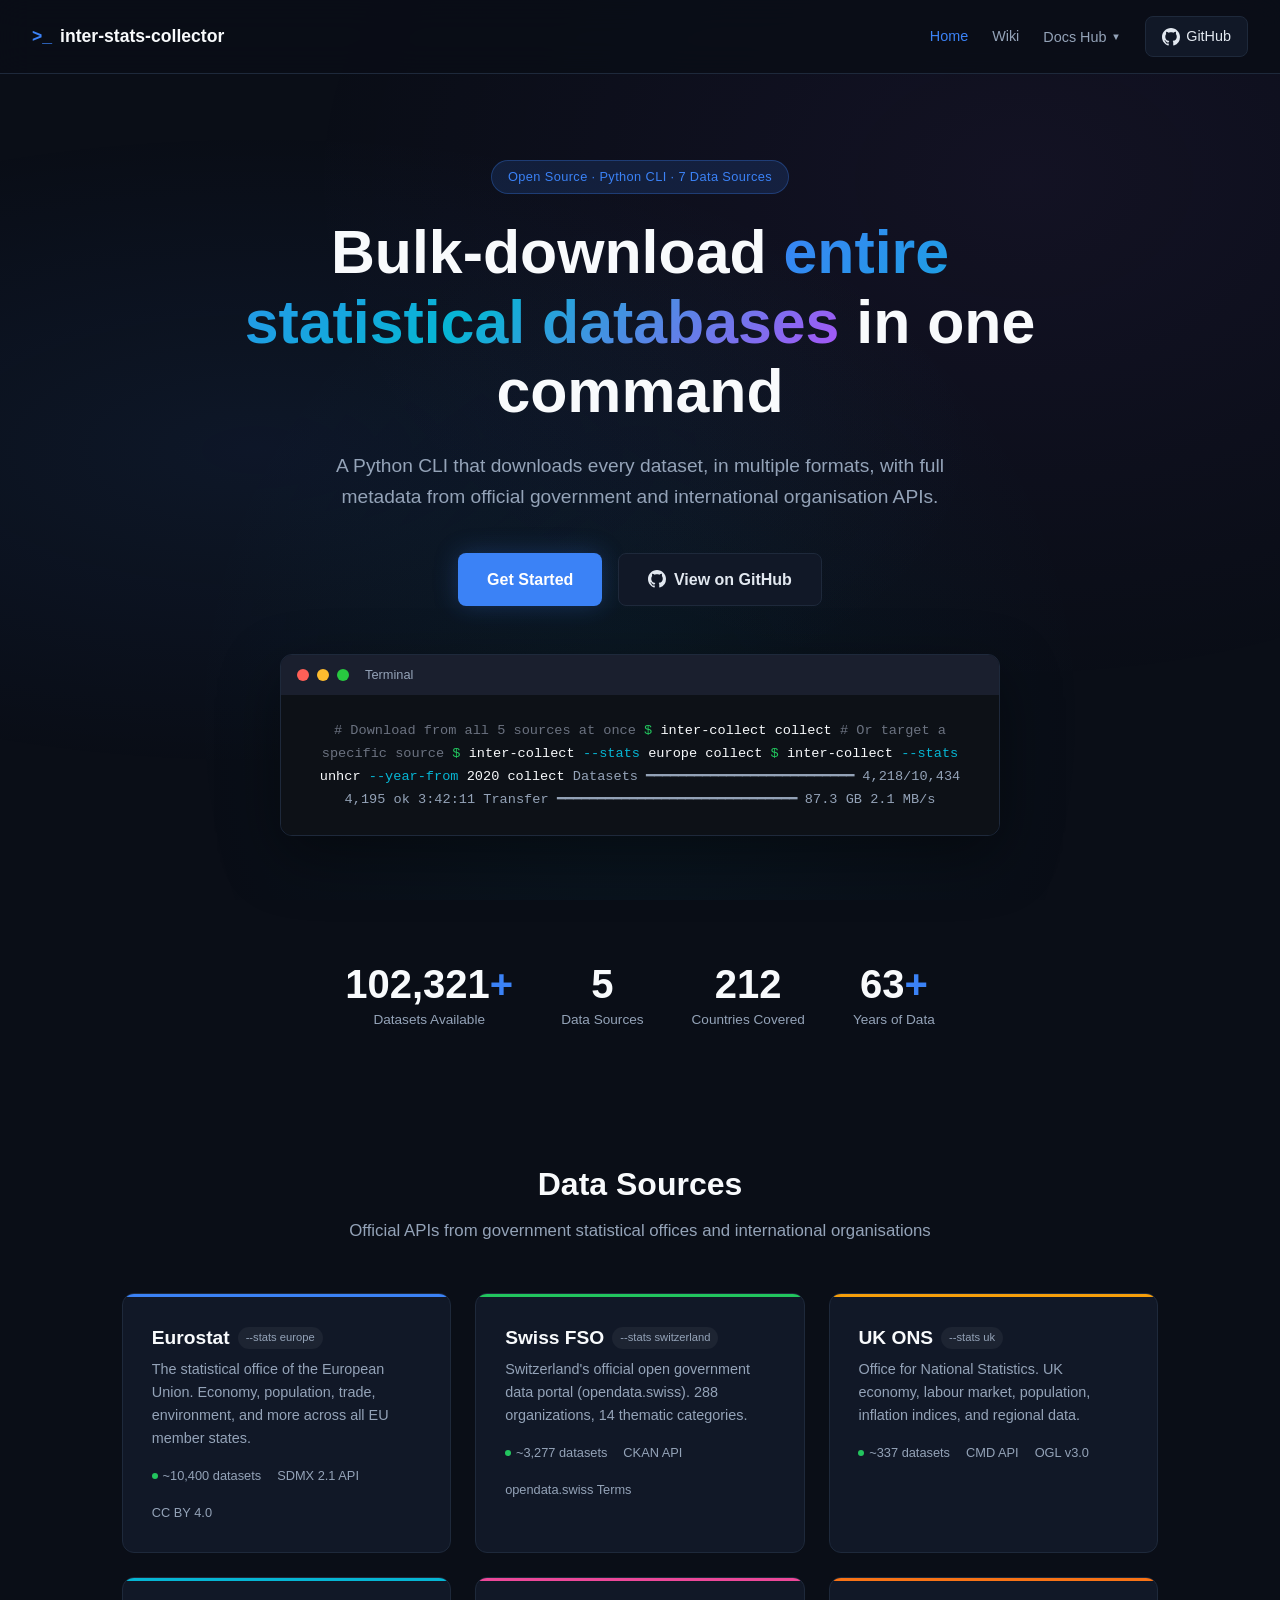
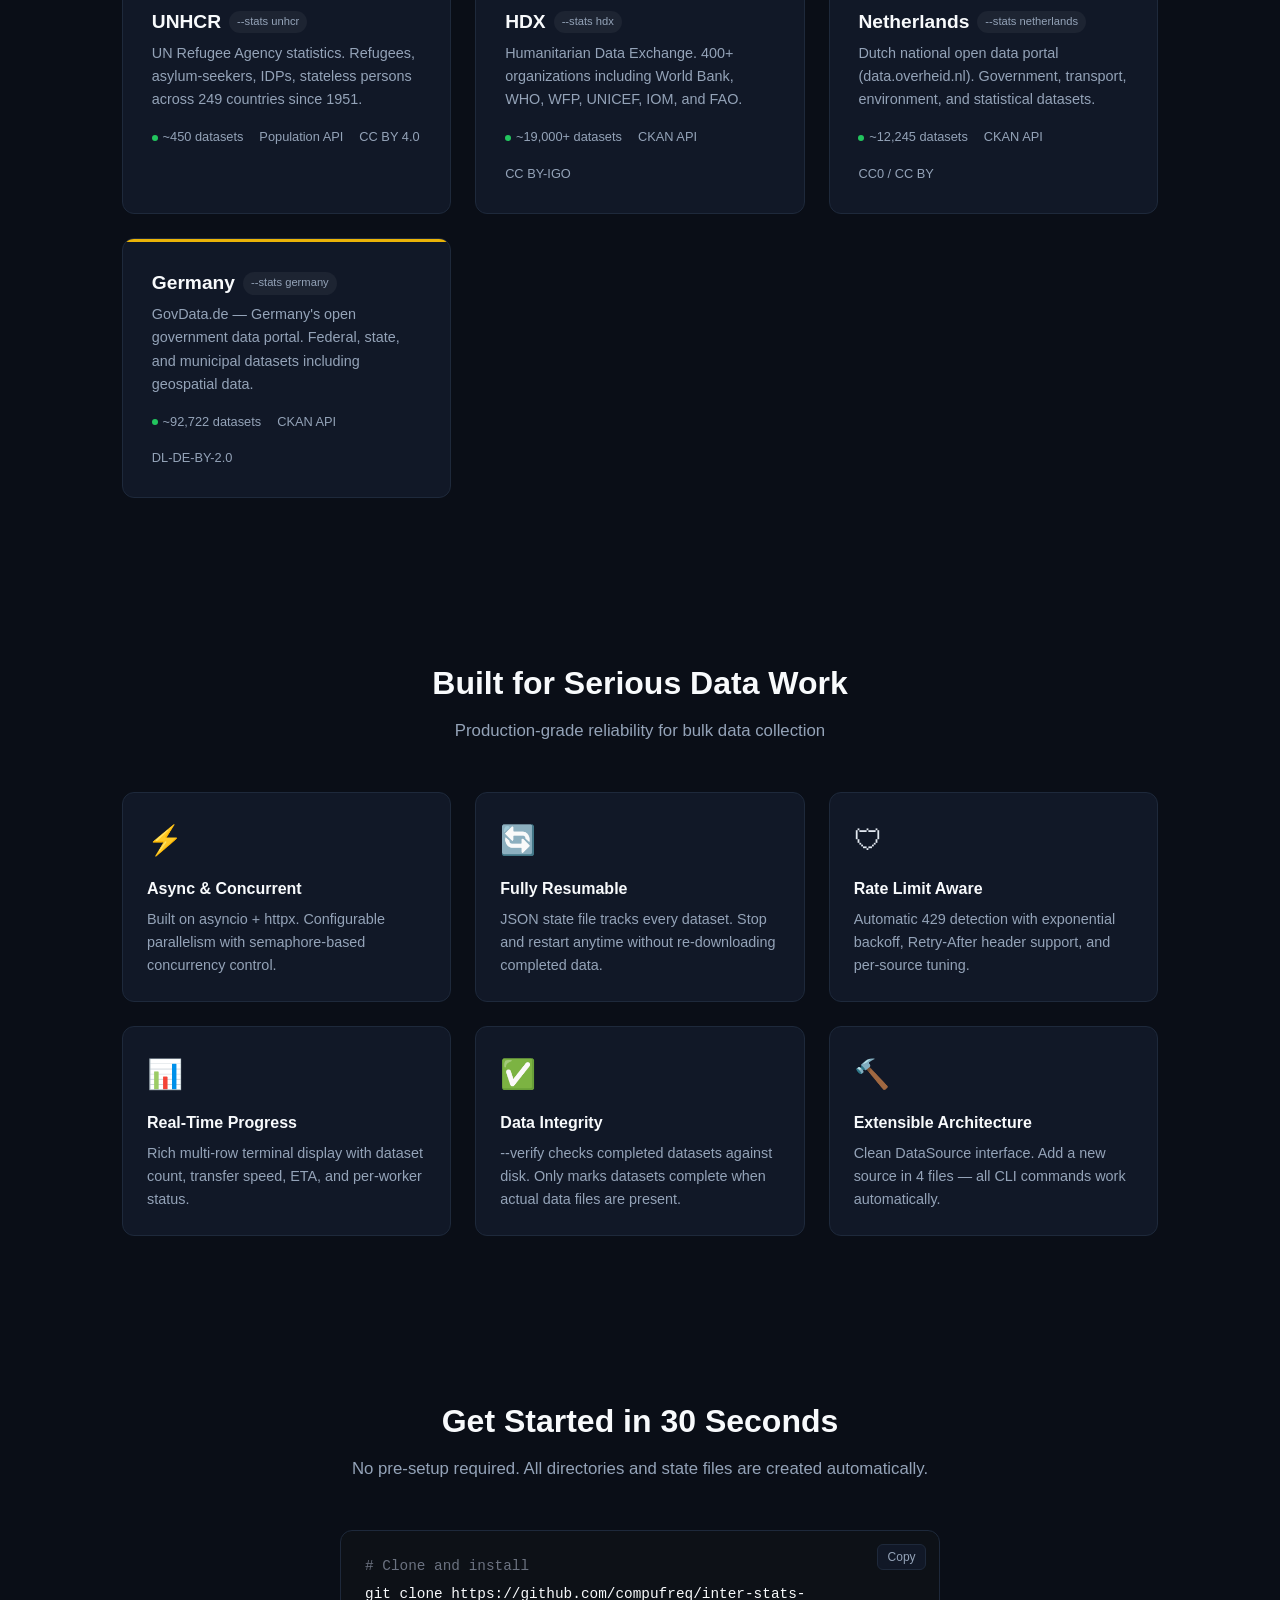
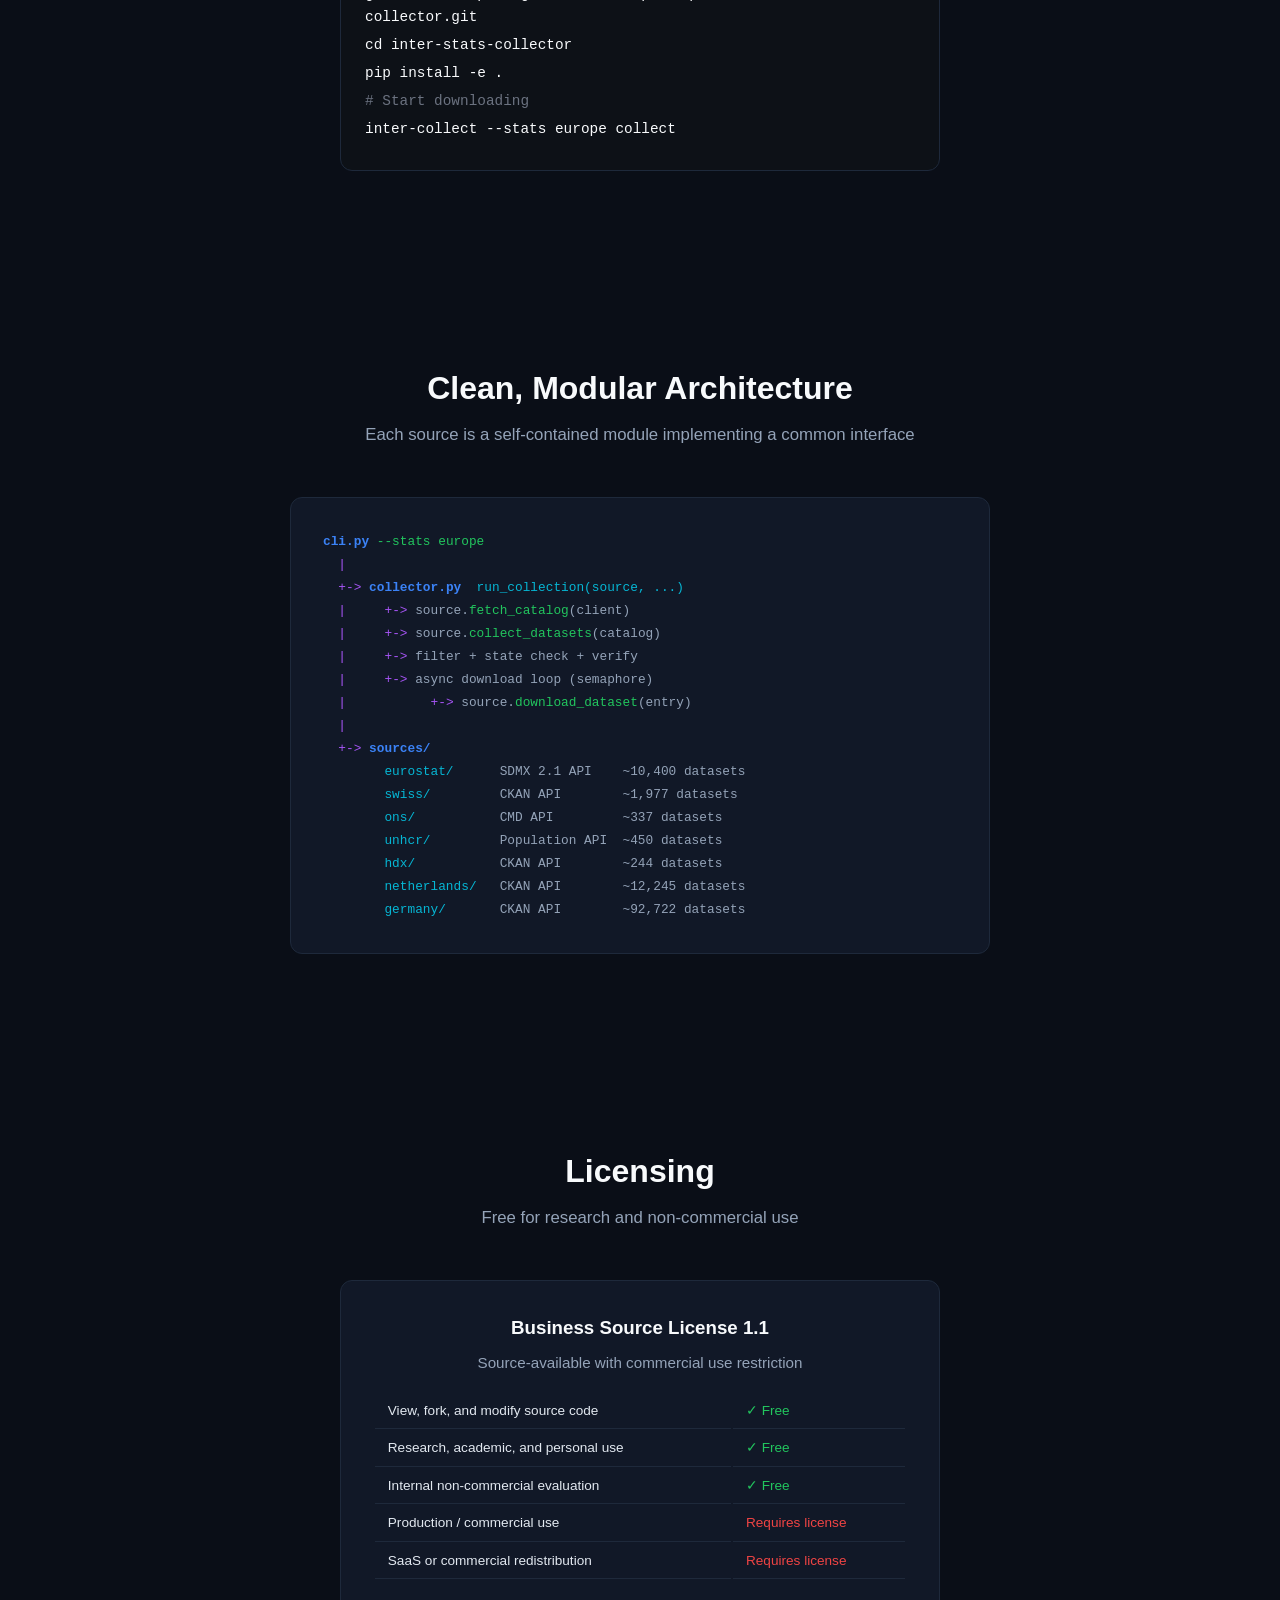
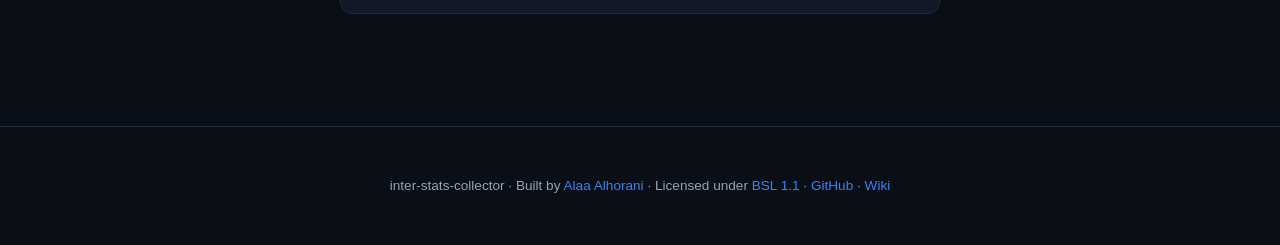
<file: docs/index.html>
<!DOCTYPE html>
<html lang="en">
<head>
  <meta charset="UTF-8">
  <meta name="viewport" content="width=device-width, initial-scale=1.0">
  <link rel="icon" type="image/svg+xml" href="[data-uri]">
  <title>Bulk Statistical Data Downloader — Inter Stats Collector</title>
  <meta name="description" content="Open-source Python CLI tool to bulk-download entire statistical databases from Eurostat, UK ONS, Swiss FSO, UNHCR, and HDX. 15,000+ datasets, async downloads, resumable state.">
  <meta name="keywords" content="statistics, data collector, Eurostat, ONS, Swiss FSO, UNHCR, HDX, open data, bulk download, Python CLI, SDMX, CKAN, refugee data, humanitarian data">
  <meta name="author" content="Alaa Alhorani">
  <meta name="robots" content="index, follow">
  <link rel="canonical" href="https://compufreq.github.io/inter-stats-collector/">

  <!-- Open Graph -->
  <meta property="og:type" content="website">
  <meta property="og:title" content="Bulk Statistical Data Downloader — Inter Stats Collector">
  <meta property="og:description" content="Python CLI to bulk-download 15,000+ datasets from Eurostat, UK ONS, Swiss FSO, UNHCR, and HDX. Async, resumable, with full metadata.">
  <meta property="og:url" content="https://compufreq.github.io/inter-stats-collector/">
  <meta property="og:site_name" content="Inter Stats Collector">

  <!-- Twitter Card -->
  <meta name="twitter:card" content="summary_large_image">
  <meta name="twitter:title" content="Bulk Statistical Data Downloader — Inter Stats Collector">
  <meta name="twitter:description" content="Python CLI to bulk-download 15,000+ datasets from 5 official sources. Async, resumable, with full metadata.">

  <!-- JSON-LD Structured Data -->
  <script type="application/ld+json">
  {
    "@context": "https://schema.org",
    "@type": "SoftwareApplication",
    "name": "Inter Stats Collector",
    "description": "A Python CLI tool that bulk-downloads entire statistical and humanitarian databases from official public sources.",
    "applicationCategory": "DeveloperApplication",
    "operatingSystem": "Windows, macOS, Linux",
    "programmingLanguage": "Python",
    "author": {
      "@type": "Person",
      "name": "Alaa Alhorani"
    },
    "license": "https://github.com/compufreq/inter-stats-collector/blob/main/LICENSE",
    "codeRepository": "https://github.com/compufreq/inter-stats-collector",
    "offers": {
      "@type": "Offer",
      "price": "0",
      "priceCurrency": "USD",
      "description": "Free for non-commercial use"
    }
  }
  </script>

  <style>
    :root {
      --bg: #0a0e17;
      --bg-card: #111827;
      --bg-card-hover: #1a2332;
      --border: #1e293b;
      --text: #e2e8f0;
      --text-dim: #94a3b8;
      --text-bright: #f8fafc;
      --accent: #3b82f6;
      --accent-glow: rgba(59, 130, 246, 0.15);
      --green: #22c55e;
      --amber: #f59e0b;
      --purple: #a855f7;
      --cyan: #06b6d4;
      --red: #ef4444;
      --pink: #ec4899;
      --radius: 12px;
      --radius-sm: 8px;
    }

    * { margin: 0; padding: 0; box-sizing: border-box; }

    html { scroll-behavior: smooth; }

    body {
      font-family: -apple-system, BlinkMacSystemFont, 'Segoe UI', Roboto, 'Helvetica Neue', Arial, sans-serif;
      background: var(--bg);
      color: var(--text);
      line-height: 1.6;
      overflow-x: hidden;
    }

    /* Animated gradient background */
    .bg-gradient {
      position: fixed;
      top: 0; left: 0; right: 0; bottom: 0;
      z-index: -1;
      background:
        radial-gradient(ellipse at 20% 50%, rgba(59, 130, 246, 0.08) 0%, transparent 50%),
        radial-gradient(ellipse at 80% 20%, rgba(168, 85, 247, 0.06) 0%, transparent 50%),
        radial-gradient(ellipse at 50% 80%, rgba(6, 182, 212, 0.05) 0%, transparent 50%);
    }

    /* Navigation */
    nav {
      position: fixed;
      top: 0; left: 0; right: 0;
      z-index: 100;
      padding: 1rem 2rem;
      background: rgba(10, 14, 23, 0.85);
      backdrop-filter: blur(16px);
      border-bottom: 1px solid var(--border);
      display: flex;
      align-items: center;
      justify-content: space-between;
    }
    nav .logo {
      font-weight: 700;
      font-size: 1.1rem;
      color: var(--text-bright);
      text-decoration: none;
      display: flex;
      align-items: center;
      gap: 0.5rem;
    }
    nav .logo span { color: var(--accent); }
    nav .links { display: flex; gap: 1.5rem; align-items: center; }
    nav .links a {
      color: var(--text-dim);
      text-decoration: none;
      font-size: 0.9rem;
      transition: color 0.2s;
    }
    nav .links a:hover { color: var(--text-bright); }
    .gh-btn {
      display: inline-flex;
      align-items: center;
      gap: 0.4rem;
      padding: 0.5rem 1rem;
      background: var(--bg-card);
      border: 1px solid var(--border);
      border-radius: var(--radius-sm);
      color: var(--text) !important;
      font-size: 0.85rem;
      transition: all 0.2s;
    }
    .gh-btn:hover { background: var(--bg-card-hover); border-color: var(--accent); }
    .gh-btn svg { width: 18px; height: 18px; fill: currentColor; }

    /* Dropdown */
    .dropdown { position: relative; }
    .dropdown-toggle { cursor: pointer; color: var(--text-dim); font-size: 0.9rem; text-decoration: none; background: none; border: none; font-family: inherit; display: flex; align-items: center; gap: 0.3rem; padding: 0; transition: color 0.2s; }
    .dropdown-toggle:hover { color: var(--text-bright); }
    .dropdown-toggle .caret { font-size: 0.6rem; transition: transform 0.2s; }
    .dropdown-menu { display: none; position: absolute; top: 100%; left: 50%; transform: translateX(-50%); background: var(--bg-card); border: 1px solid var(--border); border-radius: var(--radius-sm); padding: 0.6rem 0 0.4rem; min-width: 200px; box-shadow: 0 8px 32px rgba(0,0,0,0.4); z-index: 200; }
    .dropdown-menu::before { content: ''; position: absolute; top: -1rem; left: 0; right: 0; height: 1rem; }
    .dropdown:hover .dropdown-menu { display: block; }
    .dropdown:hover .dropdown-toggle .caret { transform: rotate(180deg); }
    .dropdown-menu a { display: block; padding: 0.4rem 1rem; color: var(--text-dim); text-decoration: none; font-size: 0.85rem; transition: all 0.15s; white-space: nowrap; }
    .dropdown-menu a:hover { color: var(--text-bright); background: rgba(255,255,255,0.03); }
    .dropdown-menu .dd-sep { height: 1px; background: var(--border); margin: 0.3rem 0.8rem; }

    /* Hero */
    .hero {
      text-align: center;
      padding: 10rem 2rem 5rem;
      max-width: 900px;
      margin: 0 auto;
    }
    .hero .badge {
      display: inline-block;
      padding: 0.35rem 1rem;
      background: var(--accent-glow);
      border: 1px solid rgba(59, 130, 246, 0.3);
      border-radius: 100px;
      font-size: 0.8rem;
      color: var(--accent);
      margin-bottom: 1.5rem;
      letter-spacing: 0.03em;
    }
    .hero h1 {
      font-size: clamp(2.2rem, 5vw, 3.8rem);
      font-weight: 800;
      line-height: 1.15;
      color: var(--text-bright);
      margin-bottom: 1.5rem;
    }
    .hero h1 .gradient {
      background: linear-gradient(135deg, var(--accent), var(--cyan), var(--purple));
      -webkit-background-clip: text;
      -webkit-text-fill-color: transparent;
      background-clip: text;
    }
    .hero p {
      font-size: 1.2rem;
      color: var(--text-dim);
      max-width: 640px;
      margin: 0 auto 2.5rem;
    }
    .hero-actions {
      display: flex;
      gap: 1rem;
      justify-content: center;
      flex-wrap: wrap;
    }
    .btn {
      display: inline-flex;
      align-items: center;
      gap: 0.5rem;
      padding: 0.8rem 1.8rem;
      border-radius: var(--radius-sm);
      font-size: 1rem;
      font-weight: 600;
      text-decoration: none;
      transition: all 0.25s;
    }
    .btn-primary {
      background: var(--accent);
      color: #fff;
      box-shadow: 0 0 24px rgba(59, 130, 246, 0.25);
    }
    .btn-primary:hover { background: #2563eb; transform: translateY(-1px); box-shadow: 0 0 32px rgba(59, 130, 246, 0.35); }
    .btn-secondary {
      background: var(--bg-card);
      color: var(--text);
      border: 1px solid var(--border);
    }
    .btn-secondary:hover { border-color: var(--accent); background: var(--bg-card-hover); }

    /* Terminal demo */
    .terminal-wrap {
      max-width: 720px;
      margin: 3rem auto 0;
      border-radius: var(--radius);
      overflow: hidden;
      border: 1px solid var(--border);
      box-shadow: 0 20px 60px rgba(0,0,0,0.4);
    }
    .terminal-bar {
      background: #1a1f2e;
      padding: 0.6rem 1rem;
      display: flex;
      align-items: center;
      gap: 0.5rem;
    }
    .terminal-dot { width: 12px; height: 12px; border-radius: 50%; }
    .terminal-dot.r { background: #ff5f57; }
    .terminal-dot.y { background: #febc2e; }
    .terminal-dot.g { background: #28c840; }
    .terminal-title { margin-left: 0.5rem; font-size: 0.8rem; color: var(--text-dim); }
    .terminal-body {
      background: #0d1117;
      padding: 1.5rem;
      font-family: 'SF Mono', 'Fira Code', 'JetBrains Mono', monospace;
      font-size: 0.85rem;
      line-height: 1.7;
      overflow-x: auto;
    }
    .terminal-body .prompt { color: var(--green); }
    .terminal-body .cmd { color: var(--text-bright); }
    .terminal-body .flag { color: var(--cyan); }
    .terminal-body .comment { color: #6b7280; }
    .terminal-body .output { color: var(--text-dim); }

    /* Stats counter */
    .stats-bar {
      display: flex;
      justify-content: center;
      gap: 3rem;
      padding: 3rem 2rem;
      flex-wrap: wrap;
    }
    .stat {
      text-align: center;
    }
    .stat .number {
      font-size: 2.5rem;
      font-weight: 800;
      color: var(--text-bright);
      line-height: 1;
    }
    .stat .number .plus { color: var(--accent); }
    .stat .label {
      font-size: 0.85rem;
      color: var(--text-dim);
      margin-top: 0.3rem;
    }

    /* Section */
    section { padding: 5rem 2rem; max-width: 1100px; margin: 0 auto; }
    .section-header {
      text-align: center;
      margin-bottom: 3rem;
    }
    .section-header h2 {
      font-size: 2rem;
      font-weight: 700;
      color: var(--text-bright);
      margin-bottom: 0.5rem;
    }
    .section-header p {
      color: var(--text-dim);
      font-size: 1.05rem;
    }

    /* Source cards */
    .source-grid {
      display: grid;
      grid-template-columns: repeat(auto-fit, minmax(320px, 1fr));
      gap: 1.5rem;
    }
    .source-card {
      background: var(--bg-card);
      border: 1px solid var(--border);
      border-radius: var(--radius);
      padding: 1.8rem;
      transition: all 0.3s;
      position: relative;
      overflow: hidden;
    }
    .source-card::before {
      content: '';
      position: absolute;
      top: 0; left: 0; right: 0;
      height: 3px;
      background: var(--card-accent, var(--accent));
    }
    .source-card:hover {
      border-color: var(--card-accent, var(--accent));
      transform: translateY(-4px);
      box-shadow: 0 12px 40px rgba(0,0,0,0.3);
    }
    .source-card h3 {
      font-size: 1.2rem;
      color: var(--text-bright);
      margin-bottom: 0.3rem;
      display: flex;
      align-items: center;
      gap: 0.5rem;
    }
    .source-card .source-tag {
      font-size: 0.7rem;
      padding: 0.15rem 0.5rem;
      background: rgba(255,255,255,0.05);
      border-radius: 100px;
      color: var(--text-dim);
      font-weight: 500;
    }
    .source-card .desc {
      color: var(--text-dim);
      font-size: 0.9rem;
      margin-bottom: 1rem;
    }
    .source-card .meta {
      display: flex;
      gap: 1rem;
      flex-wrap: wrap;
    }
    .source-card .meta-item {
      font-size: 0.8rem;
      color: var(--text-dim);
      display: flex;
      align-items: center;
      gap: 0.3rem;
    }
    .meta-item .dot {
      width: 6px; height: 6px;
      border-radius: 50%;
      background: var(--green);
    }

    /* Features */
    .feature-grid {
      display: grid;
      grid-template-columns: repeat(auto-fit, minmax(280px, 1fr));
      gap: 1.5rem;
    }
    .feature {
      background: var(--bg-card);
      border: 1px solid var(--border);
      border-radius: var(--radius);
      padding: 1.5rem;
      transition: border-color 0.3s;
    }
    .feature:hover { border-color: rgba(59, 130, 246, 0.3); }
    .feature .icon {
      font-size: 1.8rem;
      margin-bottom: 0.8rem;
    }
    .feature h3 {
      font-size: 1rem;
      color: var(--text-bright);
      margin-bottom: 0.4rem;
    }
    .feature p {
      font-size: 0.9rem;
      color: var(--text-dim);
    }

    /* Install section */
    .install-block {
      max-width: 600px;
      margin: 2rem auto;
      background: #0d1117;
      border: 1px solid var(--border);
      border-radius: var(--radius);
      padding: 1.5rem;
      font-family: 'SF Mono', 'Fira Code', monospace;
      font-size: 0.9rem;
      position: relative;
    }
    .install-block .line { margin-bottom: 0.3rem; }
    .install-block .comment { color: #6b7280; }
    .install-block .cmd { color: var(--text-bright); }
    .copy-btn {
      position: absolute;
      top: 0.8rem; right: 0.8rem;
      background: var(--bg-card);
      border: 1px solid var(--border);
      border-radius: 6px;
      color: var(--text-dim);
      padding: 0.3rem 0.6rem;
      font-size: 0.75rem;
      cursor: pointer;
      transition: all 0.2s;
    }
    .copy-btn:hover { color: var(--text-bright); border-color: var(--accent); }
    .copy-btn.copied { color: var(--green); border-color: var(--green); }

    /* Architecture diagram */
    .arch-visual {
      max-width: 700px;
      margin: 2rem auto;
      background: var(--bg-card);
      border: 1px solid var(--border);
      border-radius: var(--radius);
      padding: 2rem;
      font-family: 'SF Mono', monospace;
      font-size: 0.8rem;
      line-height: 1.8;
      color: var(--text-dim);
      overflow-x: auto;
      white-space: pre;
    }
    .arch-visual .highlight { color: var(--accent); font-weight: 600; }
    .arch-visual .green { color: var(--green); }
    .arch-visual .purple { color: var(--purple); }
    .arch-visual .cyan { color: var(--cyan); }

    /* License section */
    .license-card {
      max-width: 600px;
      margin: 2rem auto;
      background: var(--bg-card);
      border: 1px solid var(--border);
      border-radius: var(--radius);
      padding: 2rem;
      text-align: center;
    }
    .license-card h3 { color: var(--text-bright); margin-bottom: 0.5rem; }
    .license-card p { color: var(--text-dim); font-size: 0.95rem; margin-bottom: 1rem; }
    .license-table {
      width: 100%;
      text-align: left;
      font-size: 0.85rem;
    }
    .license-table td {
      padding: 0.4rem 0.8rem;
      border-bottom: 1px solid var(--border);
    }
    .license-table .check { color: var(--green); }
    .license-table .cross { color: var(--red); }

    /* Footer */
    footer {
      text-align: center;
      padding: 3rem 2rem;
      border-top: 1px solid var(--border);
      color: var(--text-dim);
      font-size: 0.85rem;
    }
    footer a { color: var(--accent); text-decoration: none; }
    footer a:hover { text-decoration: underline; }

    /* Scroll animations */
    .fade-in {
      opacity: 0;
      transform: translateY(20px);
      transition: opacity 0.6s ease, transform 0.6s ease;
    }
    .fade-in.visible {
      opacity: 1;
      transform: translateY(0);
    }

    /* Burger menu */
    .burger { display: none; background: none; border: none; cursor: pointer; padding: 0.4rem; z-index: 101; }
    .burger svg { width: 24px; height: 24px; stroke: var(--text); stroke-width: 2; fill: none; }
    .burger .close-icon { display: none; }
    .burger.open .burger-icon { display: none; }
    .burger.open .close-icon { display: block; }

    /* Responsive */
    @media (max-width: 768px) {
      nav { backdrop-filter: none; background: var(--bg); }
      .burger { display: block; position: relative; z-index: 301; }
      nav .links {
        display: none;
        position: fixed;
        top: 0; left: 0;
        width: 100vw;
        height: 100vh;
        background: var(--bg);
        flex-direction: column;
        align-items: center;
        justify-content: center;
        gap: 2rem;
        z-index: 300;
      }
      nav .links.open { display: flex; }
      nav .links a { font-size: 1.3rem; color: var(--text); }
      nav .links a:hover { color: var(--text-bright); }
      nav .links .gh-btn { font-size: 1.1rem; padding: 0.8rem 1.8rem; }
      .dropdown-toggle { display: none; }
      .dropdown-menu { position: static; transform: none; display: block; background: none; border: none; box-shadow: none; padding: 0; min-width: 0; }
      .dropdown-menu a { padding: 0.2rem 0; font-size: 1.1rem; text-align: center; }
      .dropdown-menu .dd-sep { display: none; }
      .hero { padding: 7rem 1.5rem 3rem; }
      .stats-bar { gap: 1.5rem; }
      .stat .number { font-size: 2rem; }
      section { padding: 3rem 1.5rem; }
    }
  </style>
</head>
<body>

<div class="bg-gradient"></div>

<!-- Navigation -->
<nav>
  <a href="./" class="logo"><span>&gt;_</span> inter-stats-collector</a>
  <button class="burger" id="burger" aria-label="Menu">
    <svg class="burger-icon" viewBox="0 0 24 24"><line x1="3" y1="6" x2="21" y2="6"/><line x1="3" y1="12" x2="21" y2="12"/><line x1="3" y1="18" x2="21" y2="18"/></svg>
    <svg class="close-icon" viewBox="0 0 24 24"><line x1="6" y1="6" x2="18" y2="18"/><line x1="6" y1="18" x2="18" y2="6"/></svg>
  </button>
  <div class="links" id="nav-links">
    <a href="./">Home</a>
    <a href="https://github.com/compufreq/inter-stats-collector/wiki" target="_blank">Wiki</a>
    <div class="dropdown">
      <button class="dropdown-toggle">Docs Hub <span class="caret">&#9660;</span></button>
      <div class="dropdown-menu">
        <a href="docs-cli.html">CLI Reference</a>
        <div class="dd-sep"></div>
        <a href="docs-eurostat.html">Eurostat</a>
        <a href="docs-ons.html">UK ONS</a>
        <a href="docs-swiss.html">Swiss FSO</a>
        <a href="docs-unhcr.html">UNHCR</a>
        <a href="docs-hdx.html">HDX</a>
        <a href="docs-netherlands.html">Netherlands</a>
        <a href="docs-germany.html">Germany</a>
        <div class="dd-sep"></div>
        <a href="swiss-orgs.html">Swiss Organizations</a>
        <a href="hdx-orgs.html">HDX Organizations</a>
      </div>
    </div>
    <a href="https://github.com/compufreq/inter-stats-collector" class="gh-btn"><svg viewBox="0 0 16 16"><path d="M8 0C3.58 0 0 3.58 0 8c0 3.54 2.29 6.53 5.47 7.59.4.07.55-.17.55-.38 0-.19-.01-.82-.01-1.49-2.01.37-2.53-.49-2.69-.94-.09-.23-.48-.94-.82-1.13-.28-.15-.68-.52-.01-.53.63-.01 1.08.58 1.23.82.72 1.21 1.87.87 2.33.66.07-.52.28-.87.51-1.07-1.78-.2-3.64-.89-3.64-3.95 0-.87.31-1.59.82-2.15-.08-.2-.36-1.02.08-2.12 0 0 .67-.21 2.2.82.64-.18 1.32-.27 2-.27.68 0 1.36.09 2 .27 1.53-1.04 2.2-.82 2.2-.82.44 1.1.16 1.92.08 2.12.51.56.82 1.27.82 2.15 0 3.07-1.87 3.75-3.65 3.95.29.25.54.73.54 1.48 0 1.07-.01 1.93-.01 2.2 0 .21.15.46.55.38A8.013 8.013 0 0016 8c0-4.42-3.58-8-8-8z"/></svg>GitHub</a>
  </div>
</nav>


<!-- Hero -->
<header class="hero">
  <div class="badge">Open Source &middot; Python CLI &middot; 7 Data Sources</div>
  <h1>Bulk-download <span class="gradient">entire statistical databases</span> in one command</h1>
  <p>A Python CLI that downloads every dataset, in multiple formats, with full metadata from official government and international organisation APIs.</p>
  <div class="hero-actions">
    <a href="#install" class="btn btn-primary">Get Started</a>
    <a href="https://github.com/compufreq/inter-stats-collector" target="_blank" class="btn btn-secondary">
      <svg width="18" height="18" viewBox="0 0 16 16" fill="currentColor"><path d="M8 0C3.58 0 0 3.58 0 8c0 3.54 2.29 6.53 5.47 7.59.4.07.55-.17.55-.38 0-.19-.01-.82-.01-1.49-2.01.37-2.53-.49-2.69-.94-.09-.23-.48-.94-.82-1.13-.28-.15-.68-.52-.01-.53.63-.01 1.08.58 1.23.82.72 1.21 1.87.87 2.33.66.07-.52.28-.87.51-1.07-1.78-.2-3.64-.89-3.64-3.95 0-.87.31-1.59.82-2.15-.08-.2-.36-1.02.08-2.12 0 0 .67-.21 2.2.82.64-.18 1.32-.27 2-.27.68 0 1.36.09 2 .27 1.53-1.04 2.2-.82 2.2-.82.44 1.1.16 1.92.08 2.12.51.56.82 1.27.82 2.15 0 3.07-1.87 3.75-3.65 3.95.29.25.54.73.54 1.48 0 1.07-.01 1.93-.01 2.2 0 .21.15.46.55.38A8.013 8.013 0 0016 8c0-4.42-3.58-8-8-8z"/></svg>
      View on GitHub
    </a>
  </div>

  <!-- Terminal demo -->
  <div class="terminal-wrap fade-in">
    <div class="terminal-bar">
      <div class="terminal-dot r"></div>
      <div class="terminal-dot y"></div>
      <div class="terminal-dot g"></div>
      <span class="terminal-title">Terminal</span>
    </div>
    <div class="terminal-body">
<span class="comment"># Download from all 5 sources at once</span>
<span class="prompt">$</span> <span class="cmd">inter-collect</span> <span class="cmd">collect</span>

<span class="comment"># Or target a specific source</span>
<span class="prompt">$</span> <span class="cmd">inter-collect</span> <span class="flag">--stats</span> <span class="cmd">europe collect</span>
<span class="prompt">$</span> <span class="cmd">inter-collect</span> <span class="flag">--stats</span> <span class="cmd">unhcr</span> <span class="flag">--year-from</span> <span class="cmd">2020 collect</span>

<span class="output">Datasets ━━━━━━━━━━━━━━━━━━━━━━━━━━ 4,218/10,434  4,195 ok  3:42:11</span>
<span class="output">Transfer ━━━━━━━━━━━━━━━━━━━━━━━━━━━━━━ 87.3 GB  2.1 MB/s</span>
    </div>
  </div>
</header>

<!-- Stats counter -->
<div class="stats-bar fade-in">
  <div class="stat">
    <div class="number" data-target="120000">0<span class="plus">+</span></div>
    <div class="label">Datasets Available</div>
  </div>
  <div class="stat">
    <div class="number" data-target="7">0</div>
    <div class="label">Data Sources</div>
  </div>
  <div class="stat">
    <div class="number" data-target="249">0</div>
    <div class="label">Countries Covered</div>
  </div>
  <div class="stat">
    <div class="number" data-target="75">0<span class="plus">+</span></div>
    <div class="label">Years of Data</div>
  </div>
</div>

<!-- Sources -->
<section id="sources">
  <div class="section-header fade-in">
    <h2>Data Sources</h2>
    <p>Official APIs from government statistical offices and international organisations</p>
  </div>
  <div class="source-grid">
    <div class="source-card fade-in" style="--card-accent: #3b82f6;">
      <h3>Eurostat <span class="source-tag">--stats europe</span></h3>
      <p class="desc">The statistical office of the European Union. Economy, population, trade, environment, and more across all EU member states.</p>
      <div class="meta">
        <span class="meta-item"><span class="dot"></span> ~10,400 datasets</span>
        <span class="meta-item">SDMX 2.1 API</span>
        <span class="meta-item">CC BY 4.0</span>
      </div>
    </div>
    <div class="source-card fade-in" style="--card-accent: #22c55e;">
      <h3>Swiss FSO <span class="source-tag">--stats switzerland</span></h3>
      <p class="desc">Switzerland's official open government data portal (opendata.swiss). 288 organizations, 14 thematic categories.</p>
      <div class="meta">
        <span class="meta-item"><span class="dot"></span> ~3,277 datasets</span>
        <span class="meta-item">CKAN API</span>
        <span class="meta-item">opendata.swiss Terms</span>
      </div>
    </div>
    <div class="source-card fade-in" style="--card-accent: #f59e0b;">
      <h3>UK ONS <span class="source-tag">--stats uk</span></h3>
      <p class="desc">Office for National Statistics. UK economy, labour market, population, inflation indices, and regional data.</p>
      <div class="meta">
        <span class="meta-item"><span class="dot"></span> ~337 datasets</span>
        <span class="meta-item">CMD API</span>
        <span class="meta-item">OGL v3.0</span>
      </div>
    </div>
    <div class="source-card fade-in" style="--card-accent: #06b6d4;">
      <h3>UNHCR <span class="source-tag">--stats unhcr</span></h3>
      <p class="desc">UN Refugee Agency statistics. Refugees, asylum-seekers, IDPs, stateless persons across 249 countries since 1951.</p>
      <div class="meta">
        <span class="meta-item"><span class="dot"></span> ~450 datasets</span>
        <span class="meta-item">Population API</span>
        <span class="meta-item">CC BY 4.0</span>
      </div>
    </div>
    <div class="source-card fade-in" style="--card-accent: #ec4899;">
      <h3>HDX <span class="source-tag">--stats hdx</span></h3>
      <p class="desc">Humanitarian Data Exchange. 400+ organizations including World Bank, WHO, WFP, UNICEF, IOM, and FAO.</p>
      <div class="meta">
        <span class="meta-item"><span class="dot"></span> ~19,000+ datasets</span>
        <span class="meta-item">CKAN API</span>
        <span class="meta-item">CC BY-IGO</span>
      </div>
    </div>
    <div class="source-card fade-in" style="--card-accent: #f97316;">
      <h3>Netherlands <span class="source-tag">--stats netherlands</span></h3>
      <p class="desc">Dutch national open data portal (data.overheid.nl). Government, transport, environment, and statistical datasets.</p>
      <div class="meta">
        <span class="meta-item"><span class="dot"></span> ~12,245 datasets</span>
        <span class="meta-item">CKAN API</span>
        <span class="meta-item">CC0 / CC BY</span>
      </div>
    </div>
    <div class="source-card fade-in" style="--card-accent: #eab308;">
      <h3>Germany <span class="source-tag">--stats germany</span></h3>
      <p class="desc">GovData.de — Germany's open government data portal. Federal, state, and municipal datasets including geospatial data.</p>
      <div class="meta">
        <span class="meta-item"><span class="dot"></span> ~92,722 datasets</span>
        <span class="meta-item">CKAN API</span>
        <span class="meta-item">DL-DE-BY-2.0</span>
      </div>
    </div>
  </div>
</section>

<!-- Features -->
<section id="features">
  <div class="section-header fade-in">
    <h2>Built for Serious Data Work</h2>
    <p>Production-grade reliability for bulk data collection</p>
  </div>
  <div class="feature-grid">
    <div class="feature fade-in">
      <div class="icon">&#9889;</div>
      <h3>Async & Concurrent</h3>
      <p>Built on asyncio + httpx. Configurable parallelism with semaphore-based concurrency control.</p>
    </div>
    <div class="feature fade-in">
      <div class="icon">&#128260;</div>
      <h3>Fully Resumable</h3>
      <p>JSON state file tracks every dataset. Stop and restart anytime without re-downloading completed data.</p>
    </div>
    <div class="feature fade-in">
      <div class="icon">&#128737;</div>
      <h3>Rate Limit Aware</h3>
      <p>Automatic 429 detection with exponential backoff, Retry-After header support, and per-source tuning.</p>
    </div>
    <div class="feature fade-in">
      <div class="icon">&#128202;</div>
      <h3>Real-Time Progress</h3>
      <p>Rich multi-row terminal display with dataset count, transfer speed, ETA, and per-worker status.</p>
    </div>
    <div class="feature fade-in">
      <div class="icon">&#9989;</div>
      <h3>Data Integrity</h3>
      <p>--verify checks completed datasets against disk. Only marks datasets complete when actual data files are present.</p>
    </div>
    <div class="feature fade-in">
      <div class="icon">&#128296;</div>
      <h3>Extensible Architecture</h3>
      <p>Clean DataSource interface. Add a new source in 4 files — all CLI commands work automatically.</p>
    </div>
  </div>
</section>

<!-- Install -->
<section id="install">
  <div class="section-header fade-in">
    <h2>Get Started in 30 Seconds</h2>
    <p>No pre-setup required. All directories and state files are created automatically.</p>
  </div>
  <div class="install-block fade-in">
    <button class="copy-btn" onclick="copyInstall(this)">Copy</button>
    <div class="line"><span class="comment"># Clone and install</span></div>
    <div class="line"><span class="cmd">git clone https://github.com/compufreq/inter-stats-collector.git</span></div>
    <div class="line"><span class="cmd">cd inter-stats-collector</span></div>
    <div class="line"><span class="cmd">pip install -e .</span></div>
    <div class="line"></div>
    <div class="line"><span class="comment"># Start downloading</span></div>
    <div class="line"><span class="cmd">inter-collect --stats europe collect</span></div>
  </div>
</section>

<!-- Architecture -->
<section id="architecture">
  <div class="section-header fade-in">
    <h2>Clean, Modular Architecture</h2>
    <p>Each source is a self-contained module implementing a common interface</p>
  </div>
  <div class="arch-visual fade-in"><span class="highlight">cli.py</span> <span class="green">--stats europe</span>
  <span class="purple">|</span>
  <span class="purple">+-></span> <span class="highlight">collector.py</span>  <span class="cyan">run_collection(source, ...)</span>
  <span class="purple">|</span>     <span class="purple">+-></span> source.<span class="green">fetch_catalog</span>(client)
  <span class="purple">|</span>     <span class="purple">+-></span> source.<span class="green">collect_datasets</span>(catalog)
  <span class="purple">|</span>     <span class="purple">+-></span> filter + state check + verify
  <span class="purple">|</span>     <span class="purple">+-></span> async download loop (semaphore)
  <span class="purple">|</span>           <span class="purple">+-></span> source.<span class="green">download_dataset</span>(entry)
  <span class="purple">|</span>
  <span class="purple">+-></span> <span class="highlight">sources/</span>
        <span class="cyan">eurostat/</span>      SDMX 2.1 API    ~10,400 datasets
        <span class="cyan">swiss/</span>         CKAN API        ~1,977 datasets
        <span class="cyan">ons/</span>           CMD API         ~337 datasets
        <span class="cyan">unhcr/</span>         Population API  ~450 datasets
        <span class="cyan">hdx/</span>           CKAN API        ~244 datasets
        <span class="cyan">netherlands/</span>   CKAN API        ~12,245 datasets
        <span class="cyan">germany/</span>       CKAN API        ~92,722 datasets</div>
</section>

<!-- License -->
<section id="license">
  <div class="section-header fade-in">
    <h2>Licensing</h2>
    <p>Free for research and non-commercial use</p>
  </div>
  <div class="license-card fade-in">
    <h3>Business Source License 1.1</h3>
    <p>Source-available with commercial use restriction</p>
    <table class="license-table">
      <tr><td>View, fork, and modify source code</td><td class="check">&#10003; Free</td></tr>
      <tr><td>Research, academic, and personal use</td><td class="check">&#10003; Free</td></tr>
      <tr><td>Internal non-commercial evaluation</td><td class="check">&#10003; Free</td></tr>
      <tr><td>Production / commercial use</td><td class="cross">Requires license</td></tr>
      <tr><td>SaaS or commercial redistribution</td><td class="cross">Requires license</td></tr>
    </table>
  </div>
</section>

<!-- Footer -->
<footer>
  <p>inter-stats-collector &middot; Built by <a href="https://github.com/compufreq">Alaa Alhorani</a> &middot; Licensed under <a href="https://github.com/compufreq/inter-stats-collector/blob/main/LICENSE">BSL 1.1</a> &middot; <a href="https://github.com/compufreq/inter-stats-collector">GitHub</a> &middot; <a href="https://github.com/compufreq/inter-stats-collector/wiki">Wiki</a></p>
</footer>

<script>
// Scroll to top on fresh load (disable browser scroll restoration)
if ('scrollRestoration' in history) history.scrollRestoration = 'manual';
if (!window.location.hash) window.scrollTo(0, 0);

// Highlight current page in nav
(function(){
  var p=location.pathname.split('/').pop()||'index.html';
  document.querySelectorAll('nav .links a, nav .dropdown-menu a').forEach(function(a){
    var h=(a.getAttribute('href')||'').split('/').pop().split('#')[0]||'index.html';
    if(h===p||h==='./'&&(p===''||p==='index.html'))a.style.color='#3b82f6';
  });
})();

// Mobile menu
document.getElementById('burger').addEventListener('click', function() {
  this.classList.toggle('open');
  document.getElementById('nav-links').classList.toggle('open');
});
function closeMobileMenu() {
  document.getElementById('burger').classList.remove('open');
  document.getElementById('nav-links').classList.remove('open');
}

// Scroll animations
const observer = new IntersectionObserver((entries) => {
  entries.forEach(e => {
    if (e.isIntersecting) {
      e.target.classList.add('visible');
    }
  });
}, { threshold: 0.1 });
document.querySelectorAll('.fade-in').forEach(el => observer.observe(el));

// Counter animation
function animateCounters() {
  document.querySelectorAll('.stat .number').forEach(el => {
    const target = parseInt(el.dataset.target);
    const plus = el.querySelector('.plus');
    const duration = 2000;
    const start = performance.now();
    function update(now) {
      const elapsed = now - start;
      const progress = Math.min(elapsed / duration, 1);
      const eased = 1 - Math.pow(1 - progress, 3);
      const current = Math.floor(eased * target);
      el.textContent = current.toLocaleString();
      if (plus) el.appendChild(plus);
      if (progress < 1) requestAnimationFrame(update);
    }
    requestAnimationFrame(update);
  });
}
const statsObserver = new IntersectionObserver((entries) => {
  if (entries[0].isIntersecting) {
    animateCounters();
    statsObserver.disconnect();
  }
}, { threshold: 0.3 });
statsObserver.observe(document.querySelector('.stats-bar'));

// Copy button
function copyInstall(btn) {
  const text = 'git clone https://github.com/compufreq/inter-stats-collector.git\ncd inter-stats-collector\npip install -e .\ninter-collect --stats europe collect';
  navigator.clipboard.writeText(text).then(() => {
    btn.textContent = 'Copied!';
    btn.classList.add('copied');
    setTimeout(() => { btn.textContent = 'Copy'; btn.classList.remove('copied'); }, 2000);
  });
}
</script>

</body>
</html>
</file>
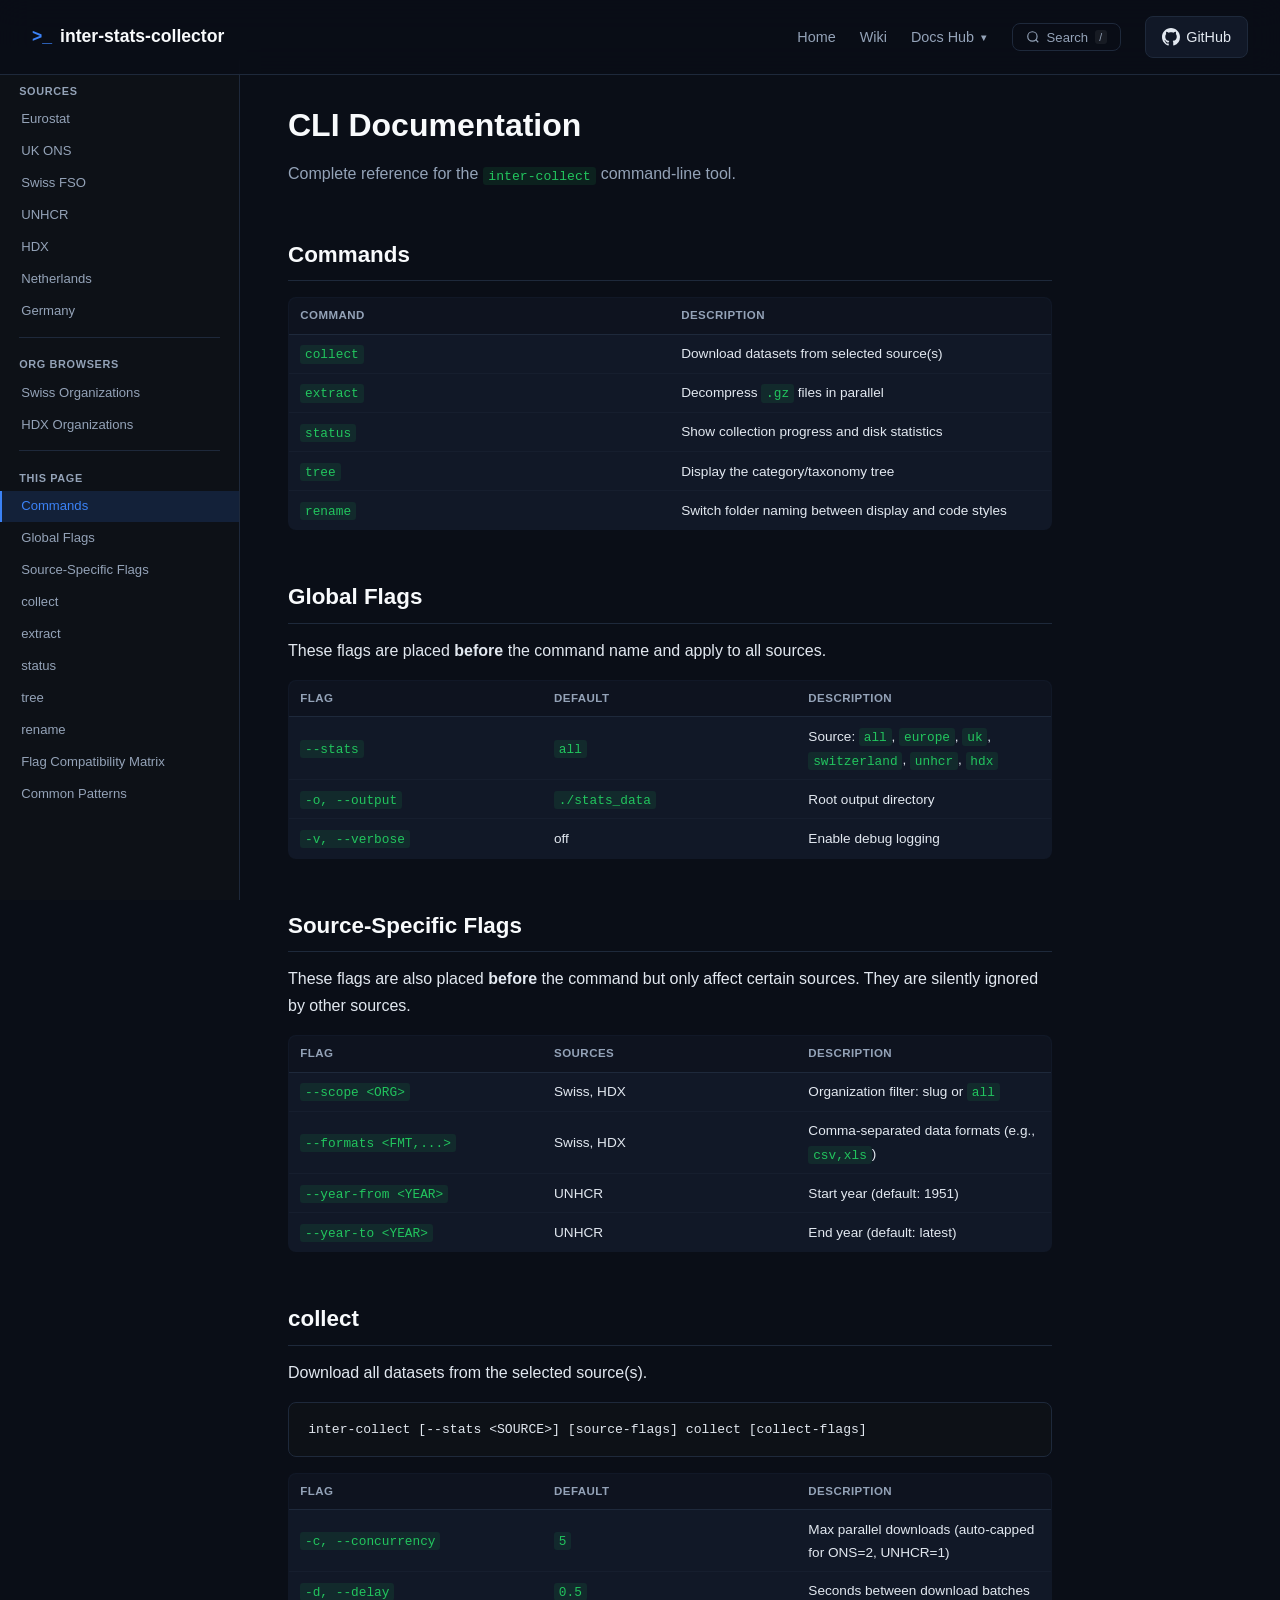
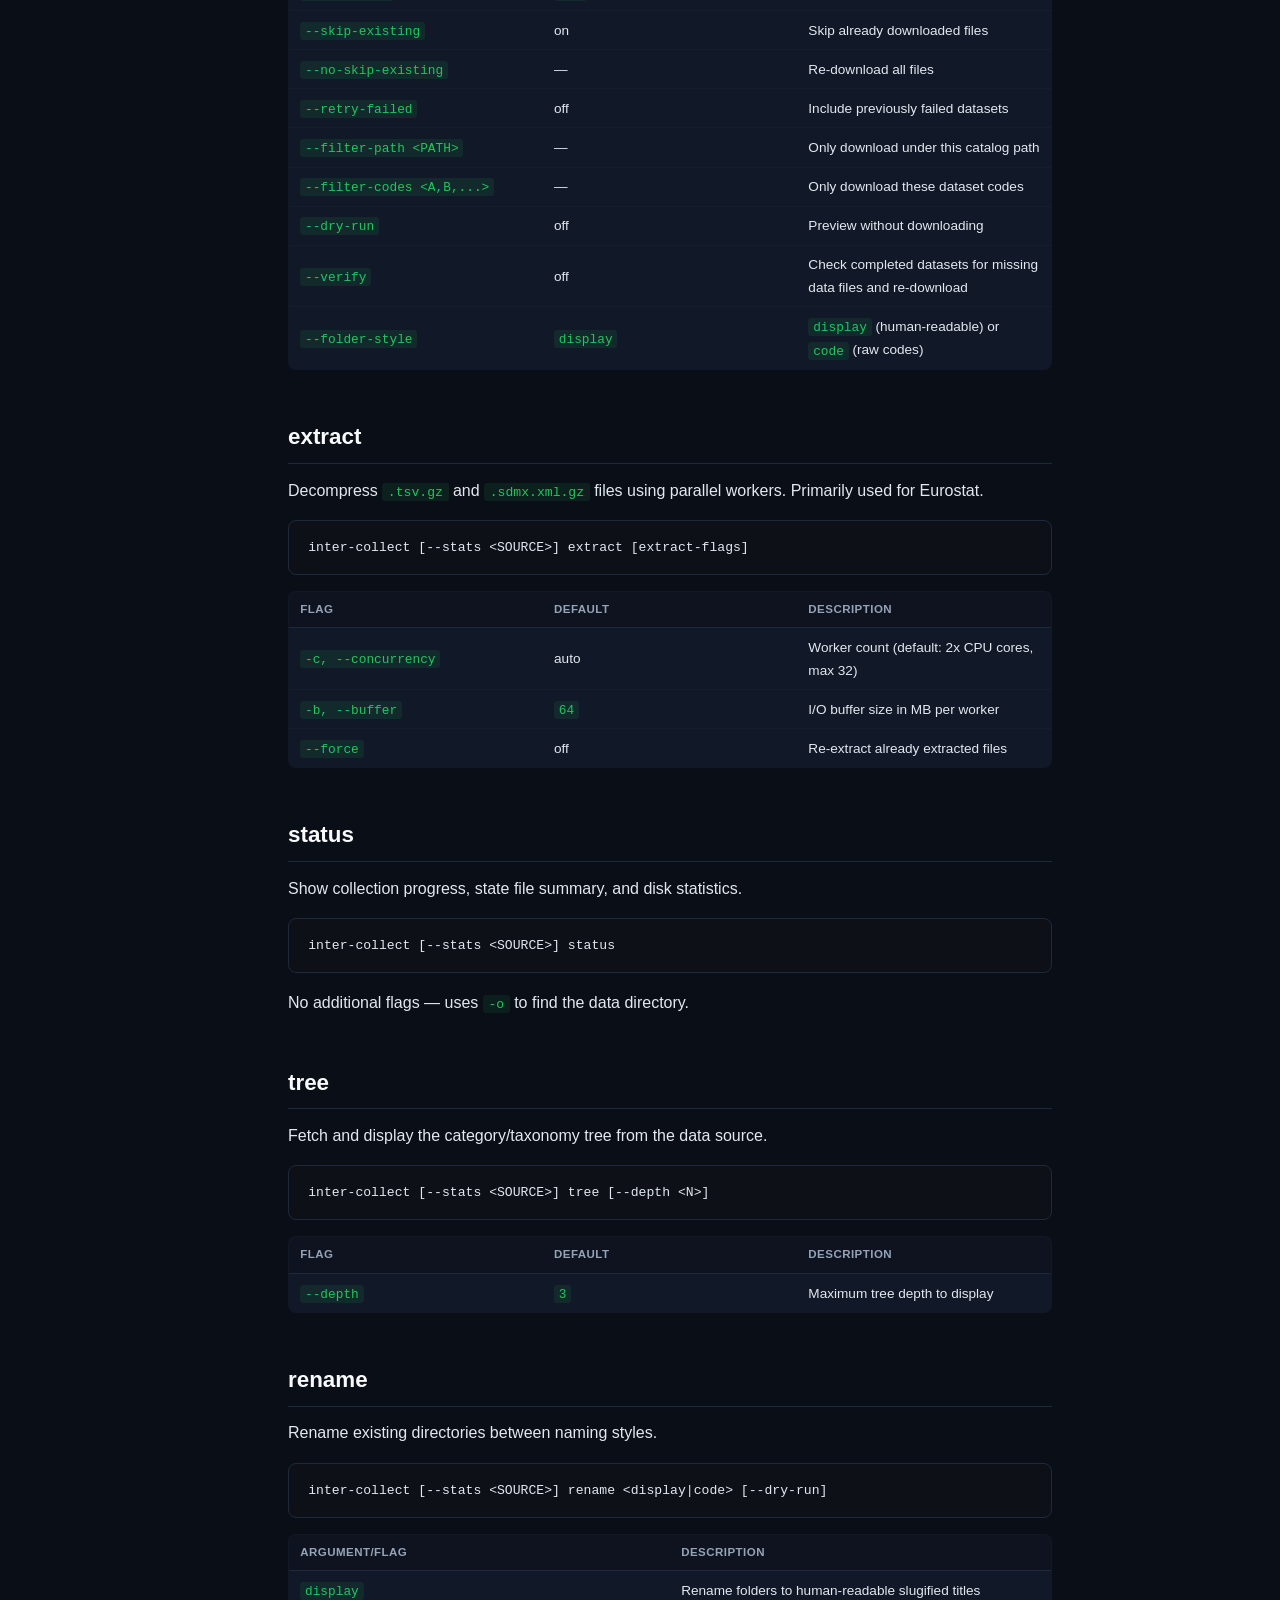
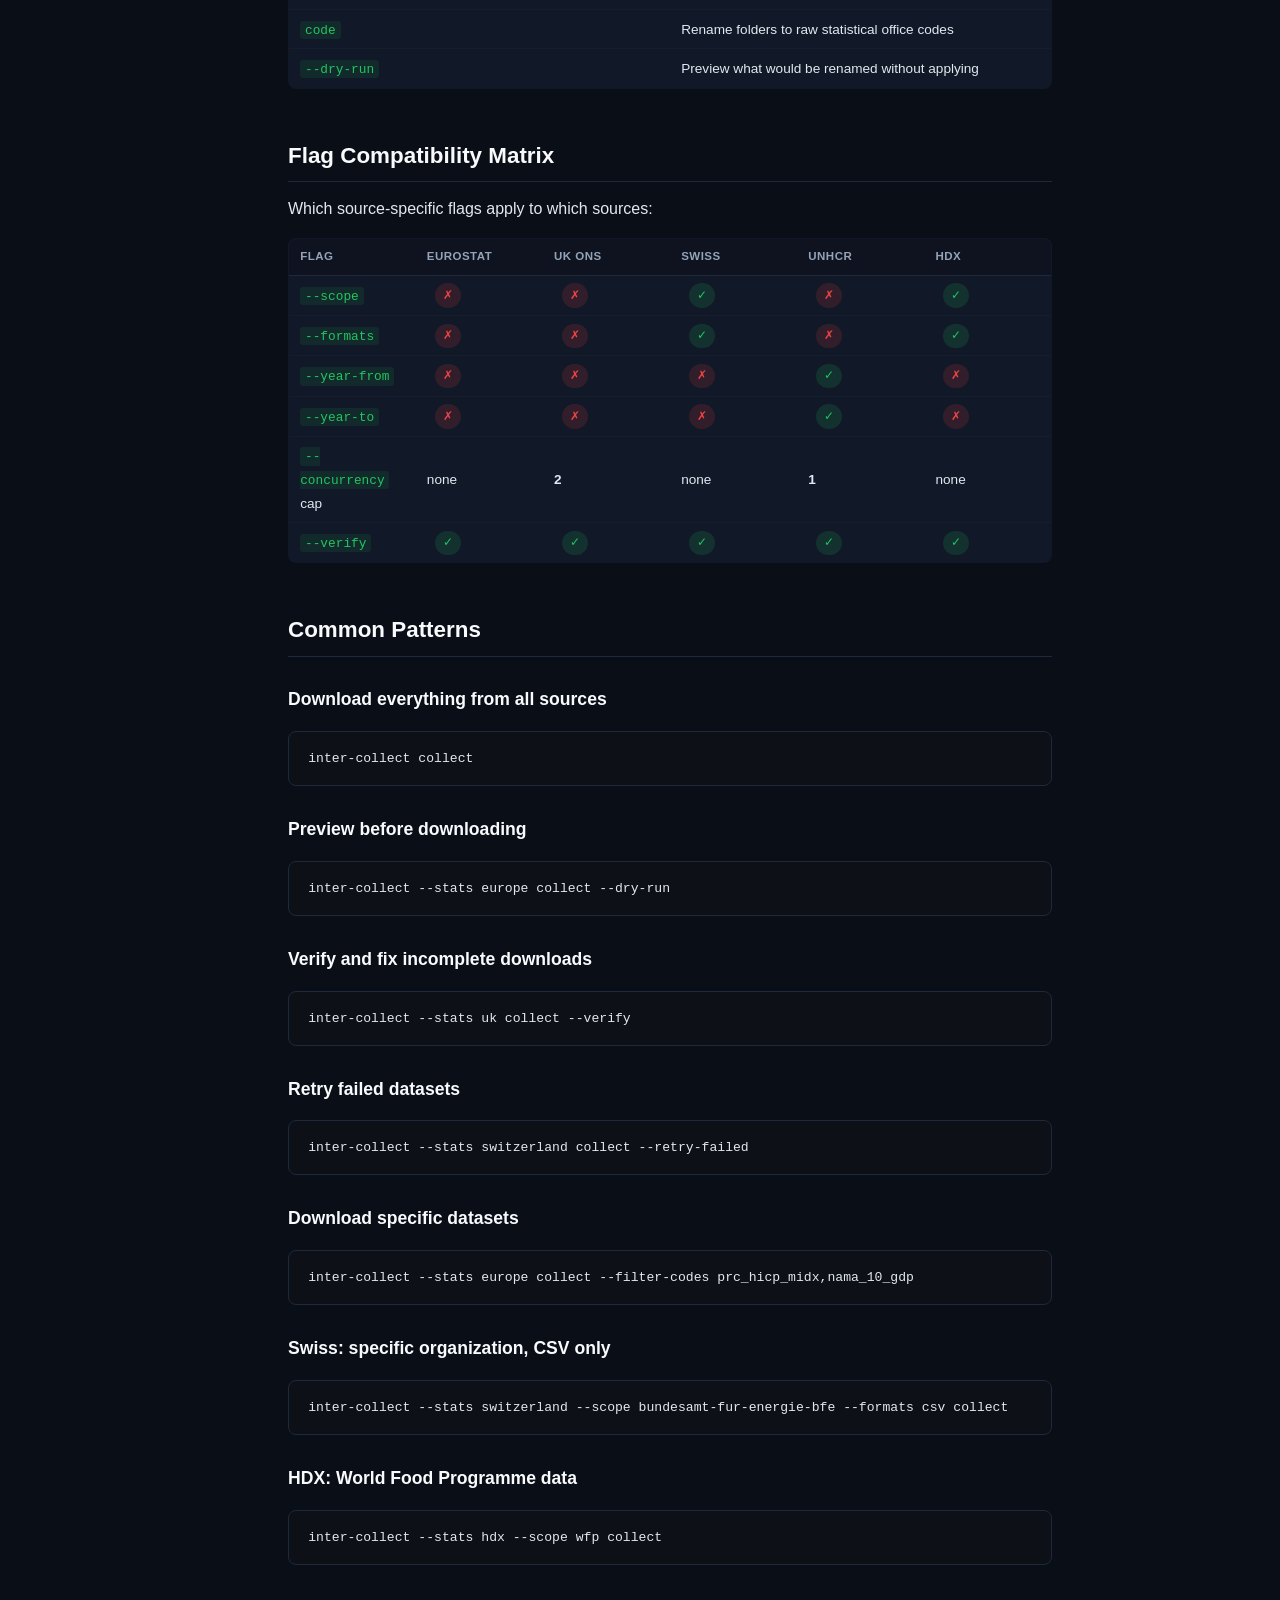
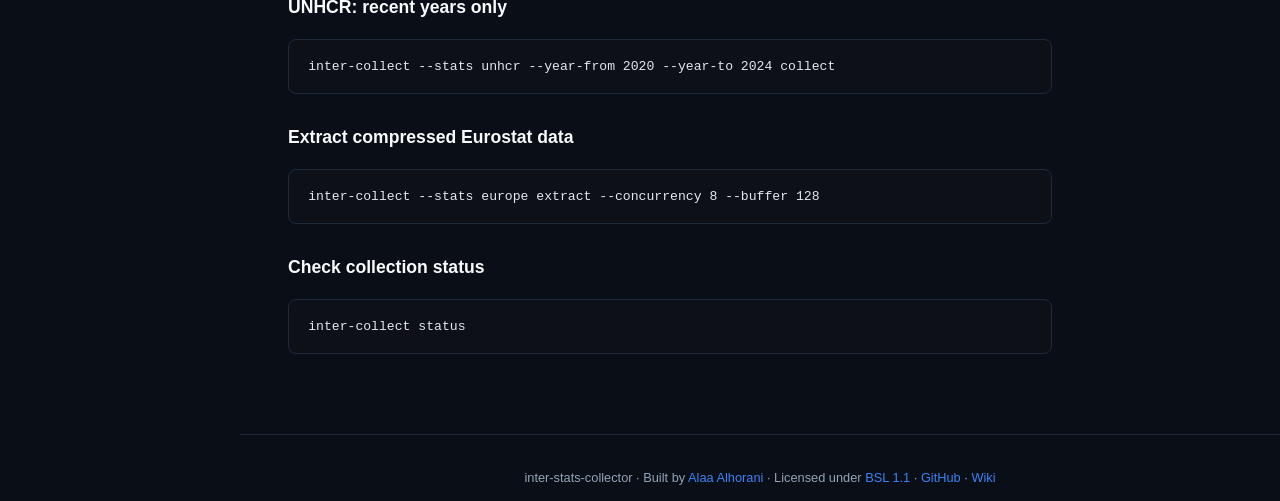
<file: docs/docs-cli.html>
<!DOCTYPE html>
<html lang="en">
<head>
  <meta charset="UTF-8">
  <meta name="viewport" content="width=device-width, initial-scale=1.0">
  <link rel="icon" type="image/svg+xml" href="[data-uri]">
  <title>inter-collect CLI Reference — Data Download Commands</title>
  <meta name="description" content="Complete CLI reference for inter-collect: all commands, flags, source-specific options, and the flag compatibility matrix across 5 data sources.">
  <link rel="canonical" href="https://compufreq.github.io/inter-stats-collector/docs-cli.html">
  <link rel="stylesheet" href="docs.css">
  <meta property="og:type" content="website">
  <meta property="og:title" content="inter-collect CLI Reference — Data Download Commands">
  <meta property="og:description" content="Complete CLI reference for inter-collect: all commands, flags, source-specific options, and the flag compatibility matrix across 5 data sources.">
  <meta property="og:url" content="https://compufreq.github.io/inter-stats-collector/docs-cli.html">
  <meta property="og:site_name" content="Inter Stats Collector">
  <meta name="twitter:card" content="summary">
  <meta name="twitter:title" content="inter-collect CLI Reference — Data Download Commands">
  <meta name="twitter:description" content="Complete CLI reference for inter-collect: all commands, flags, source-specific options, and the flag compatibility matrix across 5 data sources.">
  <meta name="keywords" content="inter-collect CLI, command line, statistical data download, bulk data collector, Eurostat, ONS, UNHCR, HDX">
  <meta name="robots" content="index, follow">
  <script type="application/ld+json">
  {
    "@context": "https://schema.org",
    "@type": "TechArticle",
    "name": "Inter Stats Collector CLI Reference",
    "description": "Complete CLI reference for inter-collect: all commands, flags, source-specific options, and the flag compatibility matrix across 5 data sources.",
    "url": "https://compufreq.github.io/inter-stats-collector/docs-cli.html",
    "isPartOf": {
      "@type": "WebSite",
      "name": "Inter Stats Collector",
      "url": "https://compufreq.github.io/inter-stats-collector/"
    },
    "author": {
      "@type": "Person",
      "name": "Alaa Alhorani"
    }
  }
  </script>
</head>
<body>

<nav>
  <a href="./" class="logo"><span>&gt;_</span> inter-stats-collector</a>
  <button class="burger" id="burger" aria-label="Menu">
    <svg class="burger-icon" viewBox="0 0 24 24"><line x1="3" y1="6" x2="21" y2="6"/><line x1="3" y1="12" x2="21" y2="12"/><line x1="3" y1="18" x2="21" y2="18"/></svg>
    <svg class="close-icon" viewBox="0 0 24 24"><line x1="6" y1="6" x2="18" y2="18"/><line x1="6" y1="18" x2="18" y2="6"/></svg>
  </button>
  <div class="links" id="nav-links">
    <a href="./">Home</a>
    <a href="https://github.com/compufreq/inter-stats-collector/wiki" target="_blank">Wiki</a>
    <div class="dropdown">
      <button class="dropdown-toggle">Docs Hub <span class="caret">&#9660;</span></button>
      <div class="dropdown-menu">
        <a href="docs-cli.html">CLI Reference</a>
        <div class="dd-sep"></div>
        <a href="docs-eurostat.html">Eurostat</a>
        <a href="docs-ons.html">UK ONS</a>
        <a href="docs-swiss.html">Swiss FSO</a>
        <a href="docs-unhcr.html">UNHCR</a>
        <a href="docs-hdx.html">HDX</a>
        <a href="docs-netherlands.html">Netherlands</a>
        <a href="docs-germany.html">Germany</a>
        <div class="dd-sep"></div>
        <a href="swiss-orgs.html">Swiss Organizations</a>
        <a href="hdx-orgs.html">HDX Organizations</a>
      </div>
    </div>
    <a href="https://github.com/compufreq/inter-stats-collector" class="gh-btn"><svg viewBox="0 0 16 16"><path d="M8 0C3.58 0 0 3.58 0 8c0 3.54 2.29 6.53 5.47 7.59.4.07.55-.17.55-.38 0-.19-.01-.82-.01-1.49-2.01.37-2.53-.49-2.69-.94-.09-.23-.48-.94-.82-1.13-.28-.15-.68-.52-.01-.53.63-.01 1.08.58 1.23.82.72 1.21 1.87.87 2.33.66.07-.52.28-.87.51-1.07-1.78-.2-3.64-.89-3.64-3.95 0-.87.31-1.59.82-2.15-.08-.2-.36-1.02.08-2.12 0 0 .67-.21 2.2.82.64-.18 1.32-.27 2-.27.68 0 1.36.09 2 .27 1.53-1.04 2.2-.82 2.2-.82.44 1.1.16 1.92.08 2.12.51.56.82 1.27.82 2.15 0 3.07-1.87 3.75-3.65 3.95.29.25.54.73.54 1.48 0 1.07-.01 1.93-.01 2.2 0 .21.15.46.55.38A8.013 8.013 0 0016 8c0-4.42-3.58-8-8-8z"/></svg>GitHub</a>
  </div>
</nav>


<div class="doc-layout">
  <aside class="sidebar">
    <div class="group">Sources</div>
    <a href="docs-eurostat.html">Eurostat</a>
    <a href="docs-ons.html">UK ONS</a>
    <a href="docs-swiss.html">Swiss FSO</a>
    <a href="docs-unhcr.html">UNHCR</a>
    <a href="docs-hdx.html">HDX</a>
    <a href="docs-netherlands.html">Netherlands</a>
    <a href="docs-germany.html">Germany</a>
    <div class="sep"></div>
    <div class="group">Org Browsers</div>
    <a href="swiss-orgs.html">Swiss Organizations</a>
    <a href="hdx-orgs.html">HDX Organizations</a>
    <div class="sep"></div>
    <div class="group">This Page</div>
    <a href="#commands">Commands</a>
    <a href="#global-flags">Global Flags</a>
    <a href="#source-flags">Source-Specific Flags</a>
    <a href="#collect">collect</a>
    <a href="#extract">extract</a>
    <a href="#status">status</a>
    <a href="#tree">tree</a>
    <a href="#rename">rename</a>
    <a href="#flag-matrix">Flag Compatibility Matrix</a>
    <a href="#examples">Common Patterns</a>
  </aside>

  <main class="doc-content">
    <h1>CLI Documentation</h1>
    <p class="subtitle">Complete reference for the <code>inter-collect</code> command-line tool.</p>

    <h2 id="commands">Commands</h2>
    <table>
      <tr><th>Command</th><th>Description</th></tr>
      <tr><td><code>collect</code></td><td>Download datasets from selected source(s)</td></tr>
      <tr><td><code>extract</code></td><td>Decompress <code>.gz</code> files in parallel</td></tr>
      <tr><td><code>status</code></td><td>Show collection progress and disk statistics</td></tr>
      <tr><td><code>tree</code></td><td>Display the category/taxonomy tree</td></tr>
      <tr><td><code>rename</code></td><td>Switch folder naming between display and code styles</td></tr>
    </table>

    <h2 id="global-flags">Global Flags</h2>
    <p>These flags are placed <strong>before</strong> the command name and apply to all sources.</p>
    <table>
      <tr><th>Flag</th><th>Default</th><th>Description</th></tr>
      <tr><td><code>--stats</code></td><td><code>all</code></td><td>Source: <code>all</code>, <code>europe</code>, <code>uk</code>, <code>switzerland</code>, <code>unhcr</code>, <code>hdx</code></td></tr>
      <tr><td><code>-o, --output</code></td><td><code>./stats_data</code></td><td>Root output directory</td></tr>
      <tr><td><code>-v, --verbose</code></td><td>off</td><td>Enable debug logging</td></tr>
    </table>

    <h2 id="source-flags">Source-Specific Flags</h2>
    <p>These flags are also placed <strong>before</strong> the command but only affect certain sources. They are silently ignored by other sources.</p>
    <table>
      <tr><th>Flag</th><th>Sources</th><th>Description</th></tr>
      <tr><td><code>--scope &lt;ORG&gt;</code></td><td>Swiss, HDX</td><td>Organization filter: slug or <code>all</code></td></tr>
      <tr><td><code>--formats &lt;FMT,...&gt;</code></td><td>Swiss, HDX</td><td>Comma-separated data formats (e.g., <code>csv,xls</code>)</td></tr>
      <tr><td><code>--year-from &lt;YEAR&gt;</code></td><td>UNHCR</td><td>Start year (default: 1951)</td></tr>
      <tr><td><code>--year-to &lt;YEAR&gt;</code></td><td>UNHCR</td><td>End year (default: latest)</td></tr>
    </table>

    <h2 id="collect">collect</h2>
    <p>Download all datasets from the selected source(s).</p>
    <pre><code>inter-collect [--stats &lt;SOURCE&gt;] [source-flags] collect [collect-flags]</code></pre>
    <table>
      <tr><th>Flag</th><th>Default</th><th>Description</th></tr>
      <tr><td><code>-c, --concurrency</code></td><td><code>5</code></td><td>Max parallel downloads (auto-capped for ONS=2, UNHCR=1)</td></tr>
      <tr><td><code>-d, --delay</code></td><td><code>0.5</code></td><td>Seconds between download batches</td></tr>
      <tr><td><code>--skip-existing</code></td><td>on</td><td>Skip already downloaded files</td></tr>
      <tr><td><code>--no-skip-existing</code></td><td>—</td><td>Re-download all files</td></tr>
      <tr><td><code>--retry-failed</code></td><td>off</td><td>Include previously failed datasets</td></tr>
      <tr><td><code>--filter-path &lt;PATH&gt;</code></td><td>—</td><td>Only download under this catalog path</td></tr>
      <tr><td><code>--filter-codes &lt;A,B,...&gt;</code></td><td>—</td><td>Only download these dataset codes</td></tr>
      <tr><td><code>--dry-run</code></td><td>off</td><td>Preview without downloading</td></tr>
      <tr><td><code>--verify</code></td><td>off</td><td>Check completed datasets for missing data files and re-download</td></tr>
      <tr><td><code>--folder-style</code></td><td><code>display</code></td><td><code>display</code> (human-readable) or <code>code</code> (raw codes)</td></tr>
    </table>

    <h2 id="extract">extract</h2>
    <p>Decompress <code>.tsv.gz</code> and <code>.sdmx.xml.gz</code> files using parallel workers. Primarily used for Eurostat.</p>
    <pre><code>inter-collect [--stats &lt;SOURCE&gt;] extract [extract-flags]</code></pre>
    <table>
      <tr><th>Flag</th><th>Default</th><th>Description</th></tr>
      <tr><td><code>-c, --concurrency</code></td><td>auto</td><td>Worker count (default: 2x CPU cores, max 32)</td></tr>
      <tr><td><code>-b, --buffer</code></td><td><code>64</code></td><td>I/O buffer size in MB per worker</td></tr>
      <tr><td><code>--force</code></td><td>off</td><td>Re-extract already extracted files</td></tr>
    </table>

    <h2 id="status">status</h2>
    <p>Show collection progress, state file summary, and disk statistics.</p>
    <pre><code>inter-collect [--stats &lt;SOURCE&gt;] status</code></pre>
    <p>No additional flags — uses <code>-o</code> to find the data directory.</p>

    <h2 id="tree">tree</h2>
    <p>Fetch and display the category/taxonomy tree from the data source.</p>
    <pre><code>inter-collect [--stats &lt;SOURCE&gt;] tree [--depth &lt;N&gt;]</code></pre>
    <table>
      <tr><th>Flag</th><th>Default</th><th>Description</th></tr>
      <tr><td><code>--depth</code></td><td><code>3</code></td><td>Maximum tree depth to display</td></tr>
    </table>

    <h2 id="rename">rename</h2>
    <p>Rename existing directories between naming styles.</p>
    <pre><code>inter-collect [--stats &lt;SOURCE&gt;] rename &lt;display|code&gt; [--dry-run]</code></pre>
    <table>
      <tr><th>Argument/Flag</th><th>Description</th></tr>
      <tr><td><code>display</code></td><td>Rename folders to human-readable slugified titles</td></tr>
      <tr><td><code>code</code></td><td>Rename folders to raw statistical office codes</td></tr>
      <tr><td><code>--dry-run</code></td><td>Preview what would be renamed without applying</td></tr>
    </table>

    <h2 id="flag-matrix">Flag Compatibility Matrix</h2>
    <p>Which source-specific flags apply to which sources:</p>
    <table>
      <tr><th>Flag</th><th>Eurostat</th><th>UK ONS</th><th>Swiss</th><th>UNHCR</th><th>HDX</th></tr>
      <tr><td><code>--scope</code></td><td><span class="badge badge-no">✗</span></td><td><span class="badge badge-no">✗</span></td><td><span class="badge badge-yes">✓</span></td><td><span class="badge badge-no">✗</span></td><td><span class="badge badge-yes">✓</span></td></tr>
      <tr><td><code>--formats</code></td><td><span class="badge badge-no">✗</span></td><td><span class="badge badge-no">✗</span></td><td><span class="badge badge-yes">✓</span></td><td><span class="badge badge-no">✗</span></td><td><span class="badge badge-yes">✓</span></td></tr>
      <tr><td><code>--year-from</code></td><td><span class="badge badge-no">✗</span></td><td><span class="badge badge-no">✗</span></td><td><span class="badge badge-no">✗</span></td><td><span class="badge badge-yes">✓</span></td><td><span class="badge badge-no">✗</span></td></tr>
      <tr><td><code>--year-to</code></td><td><span class="badge badge-no">✗</span></td><td><span class="badge badge-no">✗</span></td><td><span class="badge badge-no">✗</span></td><td><span class="badge badge-yes">✓</span></td><td><span class="badge badge-no">✗</span></td></tr>
      <tr><td><code>--concurrency</code> cap</td><td>none</td><td><strong>2</strong></td><td>none</td><td><strong>1</strong></td><td>none</td></tr>
      <tr><td><code>--verify</code></td><td><span class="badge badge-yes">✓</span></td><td><span class="badge badge-yes">✓</span></td><td><span class="badge badge-yes">✓</span></td><td><span class="badge badge-yes">✓</span></td><td><span class="badge badge-yes">✓</span></td></tr>
    </table>

    <h2 id="examples">Common Patterns</h2>

    <h3>Download everything from all sources</h3>
    <pre><code>inter-collect collect</code></pre>

    <h3>Preview before downloading</h3>
    <pre><code>inter-collect --stats europe collect --dry-run</code></pre>

    <h3>Verify and fix incomplete downloads</h3>
    <pre><code>inter-collect --stats uk collect --verify</code></pre>

    <h3>Retry failed datasets</h3>
    <pre><code>inter-collect --stats switzerland collect --retry-failed</code></pre>

    <h3>Download specific datasets</h3>
    <pre><code>inter-collect --stats europe collect --filter-codes prc_hicp_midx,nama_10_gdp</code></pre>

    <h3>Swiss: specific organization, CSV only</h3>
    <pre><code>inter-collect --stats switzerland --scope bundesamt-fur-energie-bfe --formats csv collect</code></pre>

    <h3>HDX: World Food Programme data</h3>
    <pre><code>inter-collect --stats hdx --scope wfp collect</code></pre>

    <h3>UNHCR: recent years only</h3>
    <pre><code>inter-collect --stats unhcr --year-from 2020 --year-to 2024 collect</code></pre>

    <h3>Extract compressed Eurostat data</h3>
    <pre><code>inter-collect --stats europe extract --concurrency 8 --buffer 128</code></pre>

    <h3>Check collection status</h3>
    <pre><code>inter-collect status</code></pre>
  </main>
</div>

<footer>
  <p>inter-stats-collector &middot; Built by <a href="https://github.com/compufreq">Alaa Alhorani</a> &middot; Licensed under <a href="https://github.com/compufreq/inter-stats-collector/blob/main/LICENSE">BSL 1.1</a> &middot; <a href="https://github.com/compufreq/inter-stats-collector">GitHub</a> &middot; <a href="https://github.com/compufreq/inter-stats-collector/wiki">Wiki</a></p>
</footer>

<button class="sidebar-toggle" aria-label="Toggle sidebar">&#9776;</button>
<script src="docs.js"></script>
</body>
</html>
</file>
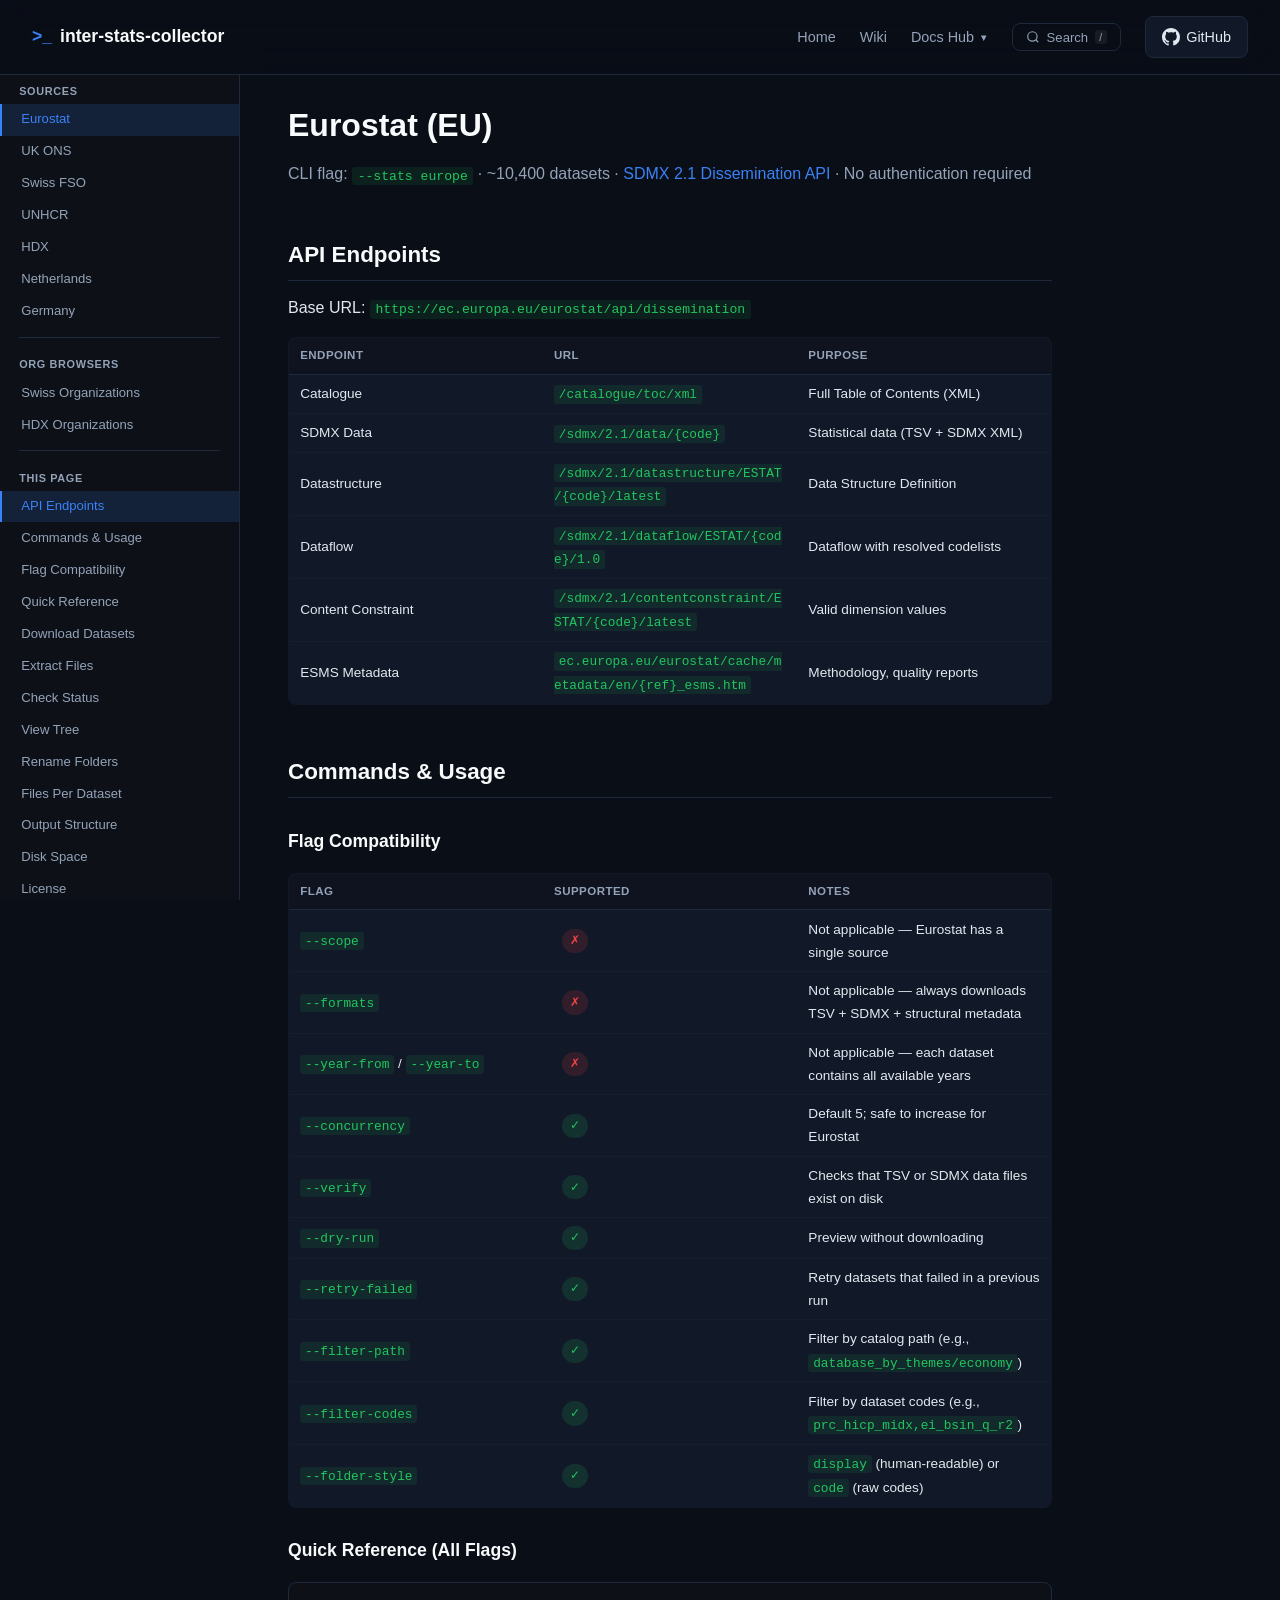
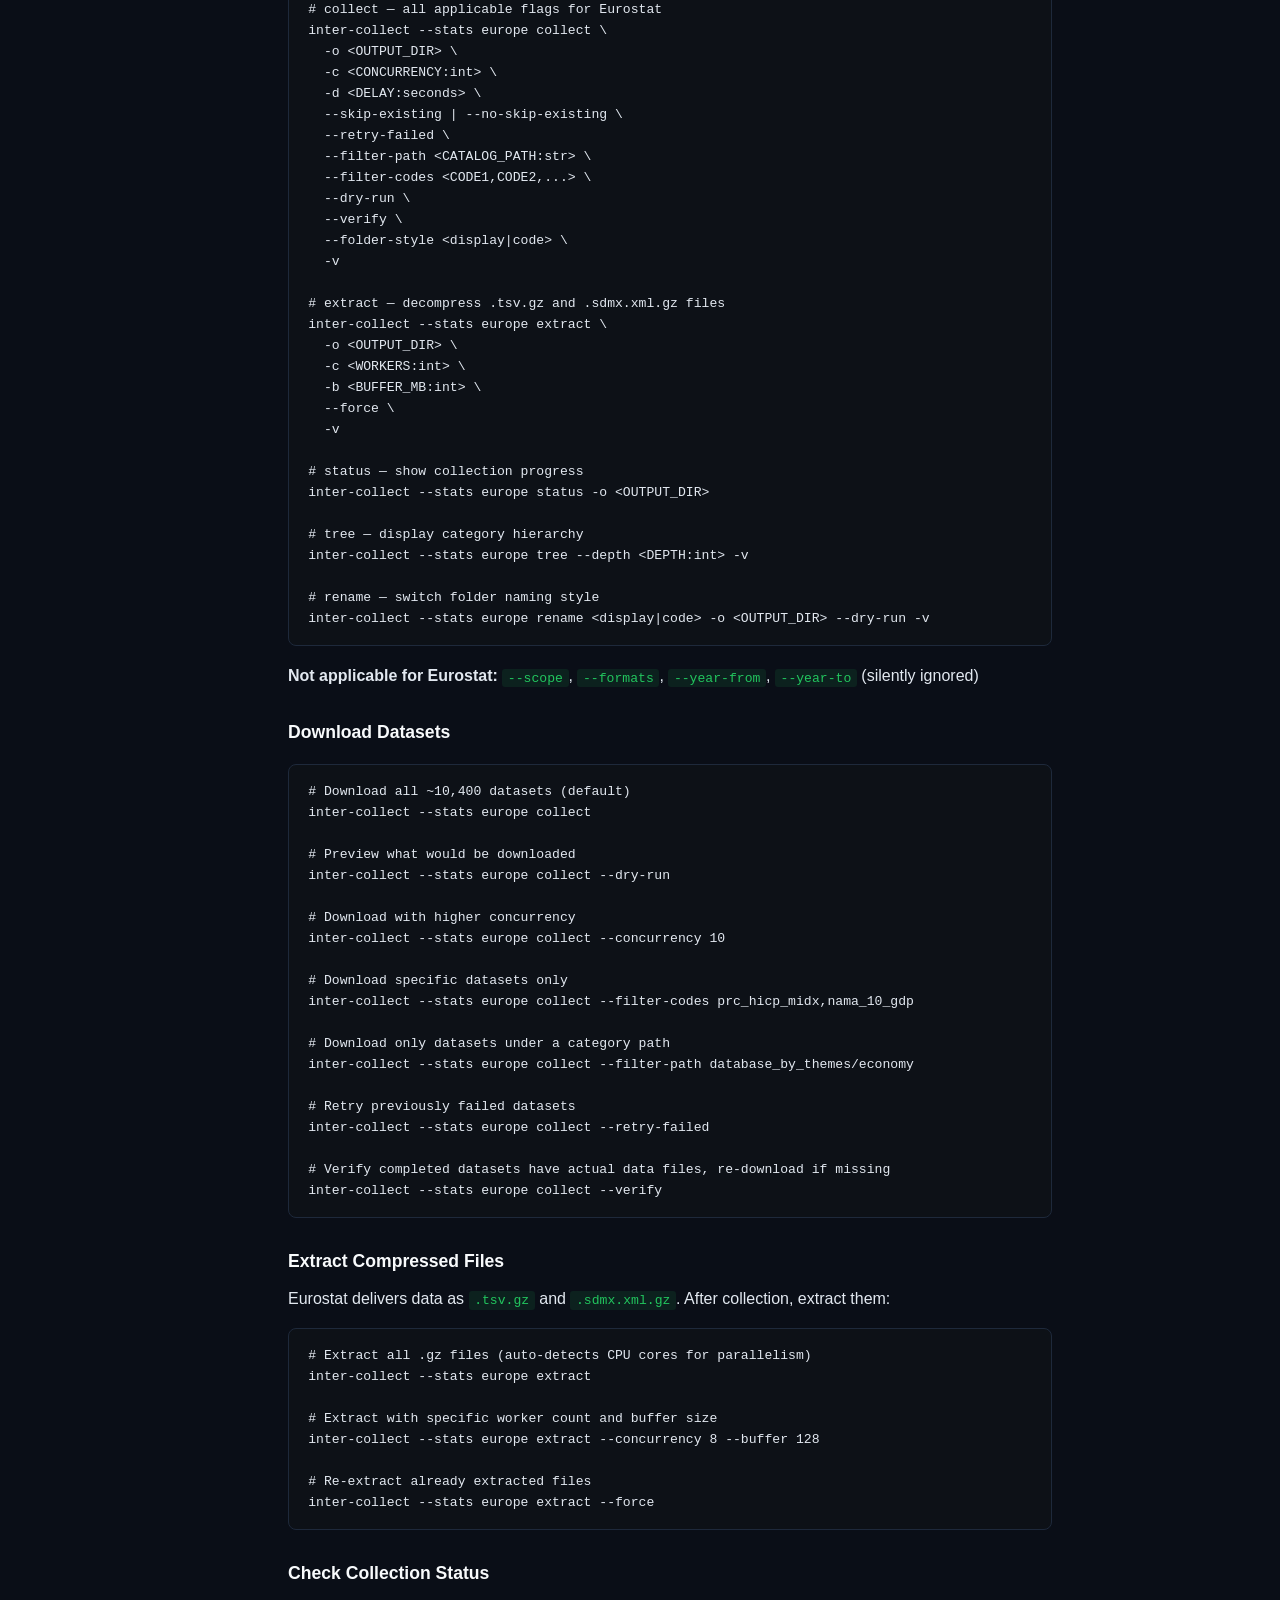
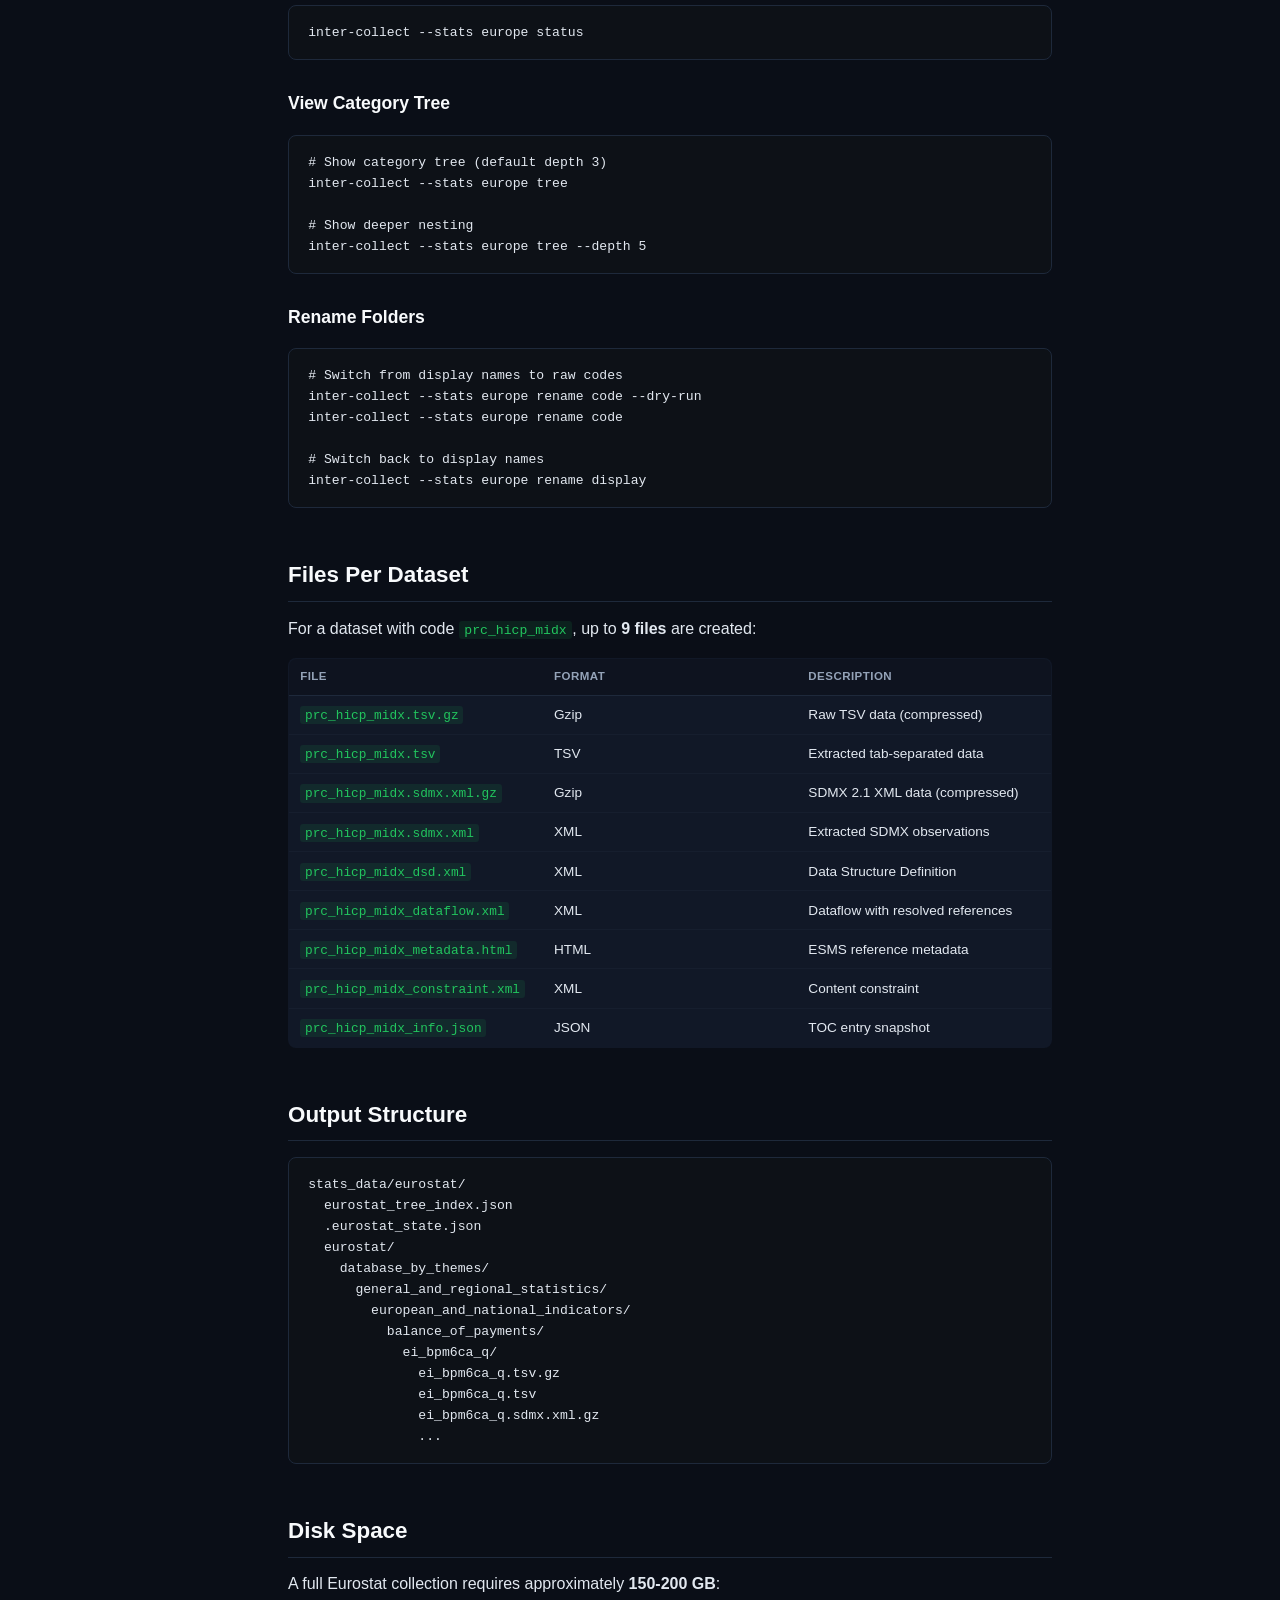
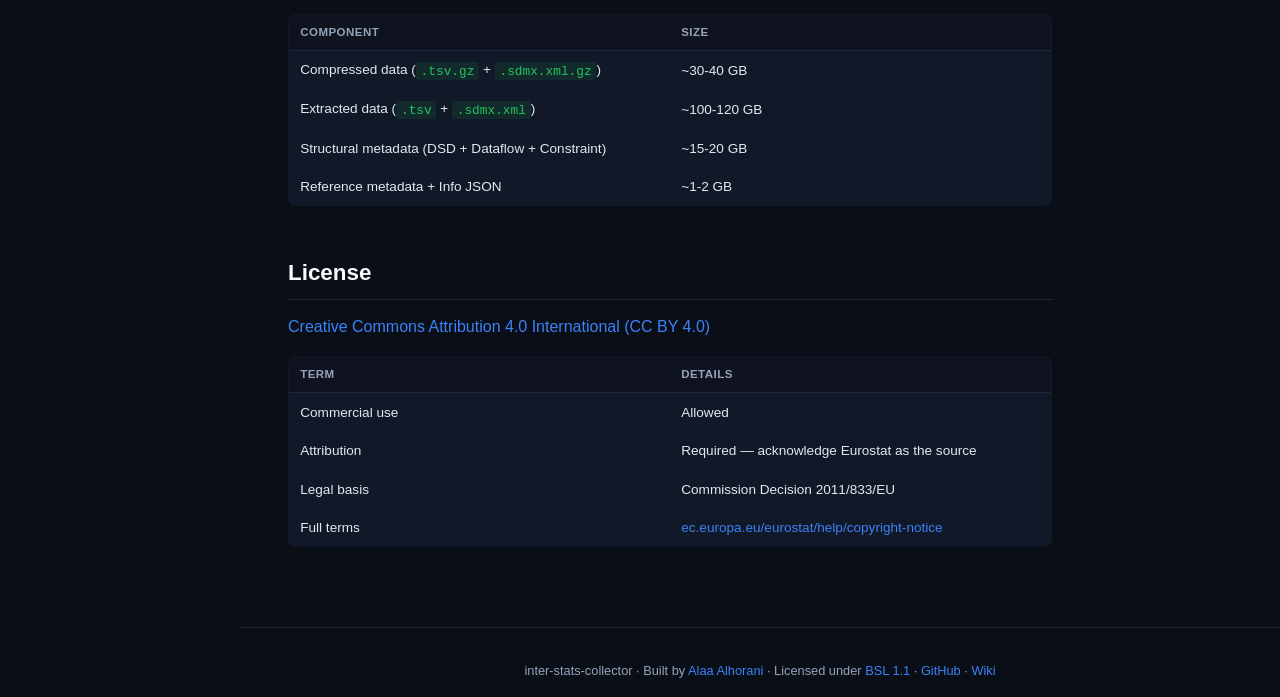
<file: docs/docs-eurostat.html>
<!DOCTYPE html>
<html lang="en">
<head>
  <meta charset="UTF-8">
  <meta name="viewport" content="width=device-width, initial-scale=1.0">
  <link rel="icon" type="image/svg+xml" href="[data-uri]">
  <title>Download All Eurostat Datasets — Python Bulk Collector</title>
  <meta name="description" content="Download all 10,400 Eurostat datasets via SDMX 2.1 API. TSV, SDMX XML, DSD, dataflow, metadata. Full CLI reference with flag compatibility.">
  <link rel="canonical" href="https://compufreq.github.io/inter-stats-collector/docs-eurostat.html">
  <link rel="stylesheet" href="docs.css">
  <meta property="og:type" content="website">
  <meta property="og:title" content="Download All Eurostat Datasets — Python Bulk Collector">
  <meta property="og:description" content="Download all 10,400 Eurostat datasets via SDMX 2.1 API. TSV, SDMX XML, DSD, dataflow, metadata. Full CLI reference with flag compatibility.">
  <meta property="og:url" content="https://compufreq.github.io/inter-stats-collector/docs-eurostat.html">
  <meta property="og:site_name" content="Inter Stats Collector">
  <meta name="twitter:card" content="summary">
  <meta name="twitter:title" content="Download All Eurostat Datasets — Python Bulk Collector">
  <meta name="twitter:description" content="Download all 10,400 Eurostat datasets via SDMX 2.1 API. TSV, SDMX XML, DSD, dataflow, metadata. Full CLI reference with flag compatibility.">
  <meta name="keywords" content="Eurostat data download, EU statistics, SDMX API, bulk download, European Union datasets, statistical data">
  <meta name="robots" content="index, follow">
  <script type="application/ld+json">
  {
    "@context": "https://schema.org",
    "@type": "TechArticle",
    "name": "Eurostat Data Source Documentation",
    "description": "Download all 10,400 Eurostat datasets via SDMX 2.1 API. TSV, SDMX XML, DSD, dataflow, metadata. Full CLI reference with flag compatibility.",
    "url": "https://compufreq.github.io/inter-stats-collector/docs-eurostat.html",
    "isPartOf": {
      "@type": "WebSite",
      "name": "Inter Stats Collector",
      "url": "https://compufreq.github.io/inter-stats-collector/"
    },
    "author": {
      "@type": "Person",
      "name": "Alaa Alhorani"
    }
  }
  </script>
</head>
<body>

<nav>
  <a href="./" class="logo"><span>&gt;_</span> inter-stats-collector</a>
  <button class="burger" id="burger" aria-label="Menu">
    <svg class="burger-icon" viewBox="0 0 24 24"><line x1="3" y1="6" x2="21" y2="6"/><line x1="3" y1="12" x2="21" y2="12"/><line x1="3" y1="18" x2="21" y2="18"/></svg>
    <svg class="close-icon" viewBox="0 0 24 24"><line x1="6" y1="6" x2="18" y2="18"/><line x1="6" y1="18" x2="18" y2="6"/></svg>
  </button>
  <div class="links" id="nav-links">
    <a href="./">Home</a>
    <a href="https://github.com/compufreq/inter-stats-collector/wiki" target="_blank">Wiki</a>
    <div class="dropdown">
      <button class="dropdown-toggle">Docs Hub <span class="caret">&#9660;</span></button>
      <div class="dropdown-menu">
        <a href="docs-cli.html">CLI Reference</a>
        <div class="dd-sep"></div>
        <a href="docs-eurostat.html">Eurostat</a>
        <a href="docs-ons.html">UK ONS</a>
        <a href="docs-swiss.html">Swiss FSO</a>
        <a href="docs-unhcr.html">UNHCR</a>
        <a href="docs-hdx.html">HDX</a>
        <a href="docs-netherlands.html">Netherlands</a>
        <a href="docs-germany.html">Germany</a>
        <div class="dd-sep"></div>
        <a href="swiss-orgs.html">Swiss Organizations</a>
        <a href="hdx-orgs.html">HDX Organizations</a>
      </div>
    </div>
    <a href="https://github.com/compufreq/inter-stats-collector" class="gh-btn"><svg viewBox="0 0 16 16"><path d="M8 0C3.58 0 0 3.58 0 8c0 3.54 2.29 6.53 5.47 7.59.4.07.55-.17.55-.38 0-.19-.01-.82-.01-1.49-2.01.37-2.53-.49-2.69-.94-.09-.23-.48-.94-.82-1.13-.28-.15-.68-.52-.01-.53.63-.01 1.08.58 1.23.82.72 1.21 1.87.87 2.33.66.07-.52.28-.87.51-1.07-1.78-.2-3.64-.89-3.64-3.95 0-.87.31-1.59.82-2.15-.08-.2-.36-1.02.08-2.12 0 0 .67-.21 2.2.82.64-.18 1.32-.27 2-.27.68 0 1.36.09 2 .27 1.53-1.04 2.2-.82 2.2-.82.44 1.1.16 1.92.08 2.12.51.56.82 1.27.82 2.15 0 3.07-1.87 3.75-3.65 3.95.29.25.54.73.54 1.48 0 1.07-.01 1.93-.01 2.2 0 .21.15.46.55.38A8.013 8.013 0 0016 8c0-4.42-3.58-8-8-8z"/></svg>GitHub</a>
  </div>
</nav>


<div class="doc-layout">
  <aside class="sidebar">
    <div class="group">Sources</div>
    <a href="docs-eurostat.html" class="active">Eurostat</a>
    <a href="docs-ons.html">UK ONS</a>
    <a href="docs-swiss.html">Swiss FSO</a>
    <a href="docs-unhcr.html">UNHCR</a>
    <a href="docs-hdx.html">HDX</a>
    <a href="docs-netherlands.html">Netherlands</a>
    <a href="docs-germany.html">Germany</a>
    <div class="sep"></div>
    <div class="group">Org Browsers</div>
    <a href="swiss-orgs.html">Swiss Organizations</a>
    <a href="hdx-orgs.html">HDX Organizations</a>
    <div class="sep"></div>
    <div class="group">This Page</div>
    <a href="#api-endpoints">API Endpoints</a>
    <a href="#commands-usage">Commands &amp; Usage</a>
    <a href="#flag-compatibility">Flag Compatibility</a>
    <a href="#quick-reference-all-flags">Quick Reference</a>
    <a href="#download-datasets">Download Datasets</a>
    <a href="#extract-compressed-files">Extract Files</a>
    <a href="#check-collection-status">Check Status</a>
    <a href="#view-category-tree">View Tree</a>
    <a href="#rename-folders">Rename Folders</a>
    <a href="#files-per-dataset">Files Per Dataset</a>
    <a href="#output-structure">Output Structure</a>
    <a href="#disk-space">Disk Space</a>
    <a href="#license">License</a>
  </aside>

  <main class="doc-content">
    <h1>Eurostat (EU)</h1>
    <p class="subtitle">CLI flag: <code>--stats europe</code> &middot; ~10,400 datasets &middot; <a href="https://ec.europa.eu/eurostat/web/user-guides/data-browser/api-data-access/api-detailed-guidelines/sdmx2-1">SDMX 2.1 Dissemination API</a> &middot; No authentication required</p>

    <h2 id="api-endpoints">API Endpoints</h2>
    <p>Base URL: <code>https://ec.europa.eu/eurostat/api/dissemination</code></p>
    <table>
      <tr><th>Endpoint</th><th>URL</th><th>Purpose</th></tr>
      <tr><td>Catalogue</td><td><code>/catalogue/toc/xml</code></td><td>Full Table of Contents (XML)</td></tr>
      <tr><td>SDMX Data</td><td><code>/sdmx/2.1/data/{code}</code></td><td>Statistical data (TSV + SDMX XML)</td></tr>
      <tr><td>Datastructure</td><td><code>/sdmx/2.1/datastructure/ESTAT/{code}/latest</code></td><td>Data Structure Definition</td></tr>
      <tr><td>Dataflow</td><td><code>/sdmx/2.1/dataflow/ESTAT/{code}/1.0</code></td><td>Dataflow with resolved codelists</td></tr>
      <tr><td>Content Constraint</td><td><code>/sdmx/2.1/contentconstraint/ESTAT/{code}/latest</code></td><td>Valid dimension values</td></tr>
      <tr><td>ESMS Metadata</td><td><code>ec.europa.eu/eurostat/cache/metadata/en/{ref}_esms.htm</code></td><td>Methodology, quality reports</td></tr>
    </table>

    <h2 id="commands-usage">Commands &amp; Usage</h2>

    <h3 id="flag-compatibility">Flag Compatibility</h3>
    <table>
      <tr><th>Flag</th><th>Supported</th><th>Notes</th></tr>
      <tr><td><code>--scope</code></td><td><span class="badge badge-no">&#10007;</span></td><td>Not applicable — Eurostat has a single source</td></tr>
      <tr><td><code>--formats</code></td><td><span class="badge badge-no">&#10007;</span></td><td>Not applicable — always downloads TSV + SDMX + structural metadata</td></tr>
      <tr><td><code>--year-from</code> / <code>--year-to</code></td><td><span class="badge badge-no">&#10007;</span></td><td>Not applicable — each dataset contains all available years</td></tr>
      <tr><td><code>--concurrency</code></td><td><span class="badge badge-yes">&#10003;</span></td><td>Default 5; safe to increase for Eurostat</td></tr>
      <tr><td><code>--verify</code></td><td><span class="badge badge-yes">&#10003;</span></td><td>Checks that TSV or SDMX data files exist on disk</td></tr>
      <tr><td><code>--dry-run</code></td><td><span class="badge badge-yes">&#10003;</span></td><td>Preview without downloading</td></tr>
      <tr><td><code>--retry-failed</code></td><td><span class="badge badge-yes">&#10003;</span></td><td>Retry datasets that failed in a previous run</td></tr>
      <tr><td><code>--filter-path</code></td><td><span class="badge badge-yes">&#10003;</span></td><td>Filter by catalog path (e.g., <code>database_by_themes/economy</code>)</td></tr>
      <tr><td><code>--filter-codes</code></td><td><span class="badge badge-yes">&#10003;</span></td><td>Filter by dataset codes (e.g., <code>prc_hicp_midx,ei_bsin_q_r2</code>)</td></tr>
      <tr><td><code>--folder-style</code></td><td><span class="badge badge-yes">&#10003;</span></td><td><code>display</code> (human-readable) or <code>code</code> (raw codes)</td></tr>
    </table>

    <h3 id="quick-reference-all-flags">Quick Reference (All Flags)</h3>
    <pre><code># collect — all applicable flags for Eurostat
inter-collect --stats europe collect \
  -o &lt;OUTPUT_DIR&gt; \
  -c &lt;CONCURRENCY:int&gt; \
  -d &lt;DELAY:seconds&gt; \
  --skip-existing | --no-skip-existing \
  --retry-failed \
  --filter-path &lt;CATALOG_PATH:str&gt; \
  --filter-codes &lt;CODE1,CODE2,...&gt; \
  --dry-run \
  --verify \
  --folder-style &lt;display|code&gt; \
  -v

# extract — decompress .tsv.gz and .sdmx.xml.gz files
inter-collect --stats europe extract \
  -o &lt;OUTPUT_DIR&gt; \
  -c &lt;WORKERS:int&gt; \
  -b &lt;BUFFER_MB:int&gt; \
  --force \
  -v

# status — show collection progress
inter-collect --stats europe status -o &lt;OUTPUT_DIR&gt;

# tree — display category hierarchy
inter-collect --stats europe tree --depth &lt;DEPTH:int&gt; -v

# rename — switch folder naming style
inter-collect --stats europe rename &lt;display|code&gt; -o &lt;OUTPUT_DIR&gt; --dry-run -v</code></pre>
    <p><strong>Not applicable for Eurostat:</strong> <code>--scope</code>, <code>--formats</code>, <code>--year-from</code>, <code>--year-to</code> (silently ignored)</p>

    <h3 id="download-datasets">Download Datasets</h3>
    <pre><code># Download all ~10,400 datasets (default)
inter-collect --stats europe collect

# Preview what would be downloaded
inter-collect --stats europe collect --dry-run

# Download with higher concurrency
inter-collect --stats europe collect --concurrency 10

# Download specific datasets only
inter-collect --stats europe collect --filter-codes prc_hicp_midx,nama_10_gdp

# Download only datasets under a category path
inter-collect --stats europe collect --filter-path database_by_themes/economy

# Retry previously failed datasets
inter-collect --stats europe collect --retry-failed

# Verify completed datasets have actual data files, re-download if missing
inter-collect --stats europe collect --verify</code></pre>

    <h3 id="extract-compressed-files">Extract Compressed Files</h3>
    <p>Eurostat delivers data as <code>.tsv.gz</code> and <code>.sdmx.xml.gz</code>. After collection, extract them:</p>
    <pre><code># Extract all .gz files (auto-detects CPU cores for parallelism)
inter-collect --stats europe extract

# Extract with specific worker count and buffer size
inter-collect --stats europe extract --concurrency 8 --buffer 128

# Re-extract already extracted files
inter-collect --stats europe extract --force</code></pre>

    <h3 id="check-collection-status">Check Collection Status</h3>
    <pre><code>inter-collect --stats europe status</code></pre>

    <h3 id="view-category-tree">View Category Tree</h3>
    <pre><code># Show category tree (default depth 3)
inter-collect --stats europe tree

# Show deeper nesting
inter-collect --stats europe tree --depth 5</code></pre>

    <h3 id="rename-folders">Rename Folders</h3>
    <pre><code># Switch from display names to raw codes
inter-collect --stats europe rename code --dry-run
inter-collect --stats europe rename code

# Switch back to display names
inter-collect --stats europe rename display</code></pre>

    <h2 id="files-per-dataset">Files Per Dataset</h2>
    <p>For a dataset with code <code>prc_hicp_midx</code>, up to <strong>9 files</strong> are created:</p>
    <table>
      <tr><th>File</th><th>Format</th><th>Description</th></tr>
      <tr><td><code>prc_hicp_midx.tsv.gz</code></td><td>Gzip</td><td>Raw TSV data (compressed)</td></tr>
      <tr><td><code>prc_hicp_midx.tsv</code></td><td>TSV</td><td>Extracted tab-separated data</td></tr>
      <tr><td><code>prc_hicp_midx.sdmx.xml.gz</code></td><td>Gzip</td><td>SDMX 2.1 XML data (compressed)</td></tr>
      <tr><td><code>prc_hicp_midx.sdmx.xml</code></td><td>XML</td><td>Extracted SDMX observations</td></tr>
      <tr><td><code>prc_hicp_midx_dsd.xml</code></td><td>XML</td><td>Data Structure Definition</td></tr>
      <tr><td><code>prc_hicp_midx_dataflow.xml</code></td><td>XML</td><td>Dataflow with resolved references</td></tr>
      <tr><td><code>prc_hicp_midx_metadata.html</code></td><td>HTML</td><td>ESMS reference metadata</td></tr>
      <tr><td><code>prc_hicp_midx_constraint.xml</code></td><td>XML</td><td>Content constraint</td></tr>
      <tr><td><code>prc_hicp_midx_info.json</code></td><td>JSON</td><td>TOC entry snapshot</td></tr>
    </table>

    <h2 id="output-structure">Output Structure</h2>
    <pre>stats_data/eurostat/
  eurostat_tree_index.json
  .eurostat_state.json
  eurostat/
    database_by_themes/
      general_and_regional_statistics/
        european_and_national_indicators/
          balance_of_payments/
            ei_bpm6ca_q/
              ei_bpm6ca_q.tsv.gz
              ei_bpm6ca_q.tsv
              ei_bpm6ca_q.sdmx.xml.gz
              ...</pre>

    <h2 id="disk-space">Disk Space</h2>
    <p>A full Eurostat collection requires approximately <strong>150-200 GB</strong>:</p>
    <table>
      <tr><th>Component</th><th>Size</th></tr>
      <tr><td>Compressed data (<code>.tsv.gz</code> + <code>.sdmx.xml.gz</code>)</td><td>~30-40 GB</td></tr>
      <tr><td>Extracted data (<code>.tsv</code> + <code>.sdmx.xml</code>)</td><td>~100-120 GB</td></tr>
      <tr><td>Structural metadata (DSD + Dataflow + Constraint)</td><td>~15-20 GB</td></tr>
      <tr><td>Reference metadata + Info JSON</td><td>~1-2 GB</td></tr>
    </table>

    <h2 id="license">License</h2>
    <p><a href="https://creativecommons.org/licenses/by/4.0/">Creative Commons Attribution 4.0 International (CC BY 4.0)</a></p>
    <table>
      <tr><th>Term</th><th>Details</th></tr>
      <tr><td>Commercial use</td><td>Allowed</td></tr>
      <tr><td>Attribution</td><td>Required — acknowledge Eurostat as the source</td></tr>
      <tr><td>Legal basis</td><td>Commission Decision 2011/833/EU</td></tr>
      <tr><td>Full terms</td><td><a href="https://ec.europa.eu/eurostat/help/copyright-notice">ec.europa.eu/eurostat/help/copyright-notice</a></td></tr>
    </table>
  </main>
</div>

<footer>
  <p>inter-stats-collector &middot; Built by <a href="https://github.com/compufreq">Alaa Alhorani</a> &middot; Licensed under <a href="https://github.com/compufreq/inter-stats-collector/blob/main/LICENSE">BSL 1.1</a> &middot; <a href="https://github.com/compufreq/inter-stats-collector">GitHub</a> &middot; <a href="https://github.com/compufreq/inter-stats-collector/wiki">Wiki</a></p>
</footer>

<button class="sidebar-toggle" aria-label="Toggle sidebar">&#9776;</button>
<script src="docs.js"></script>
</body>
</html>
</file>
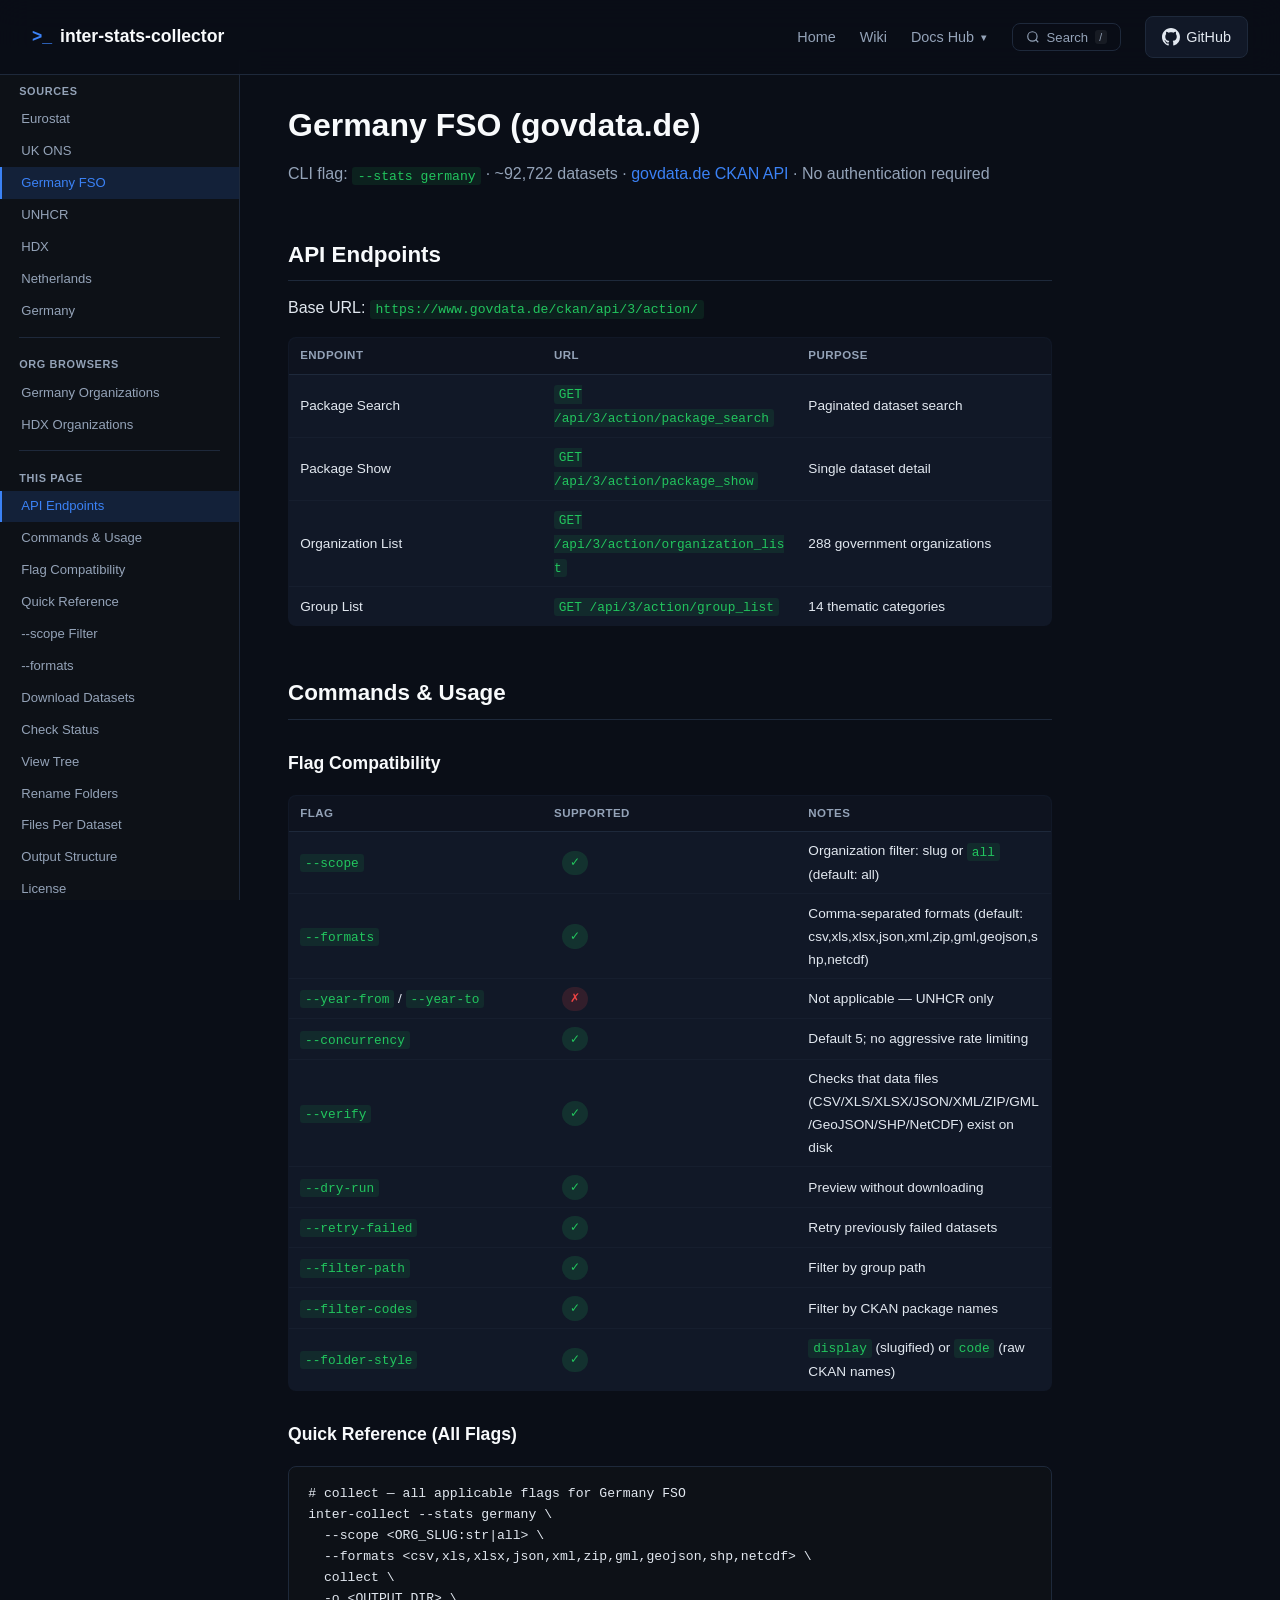
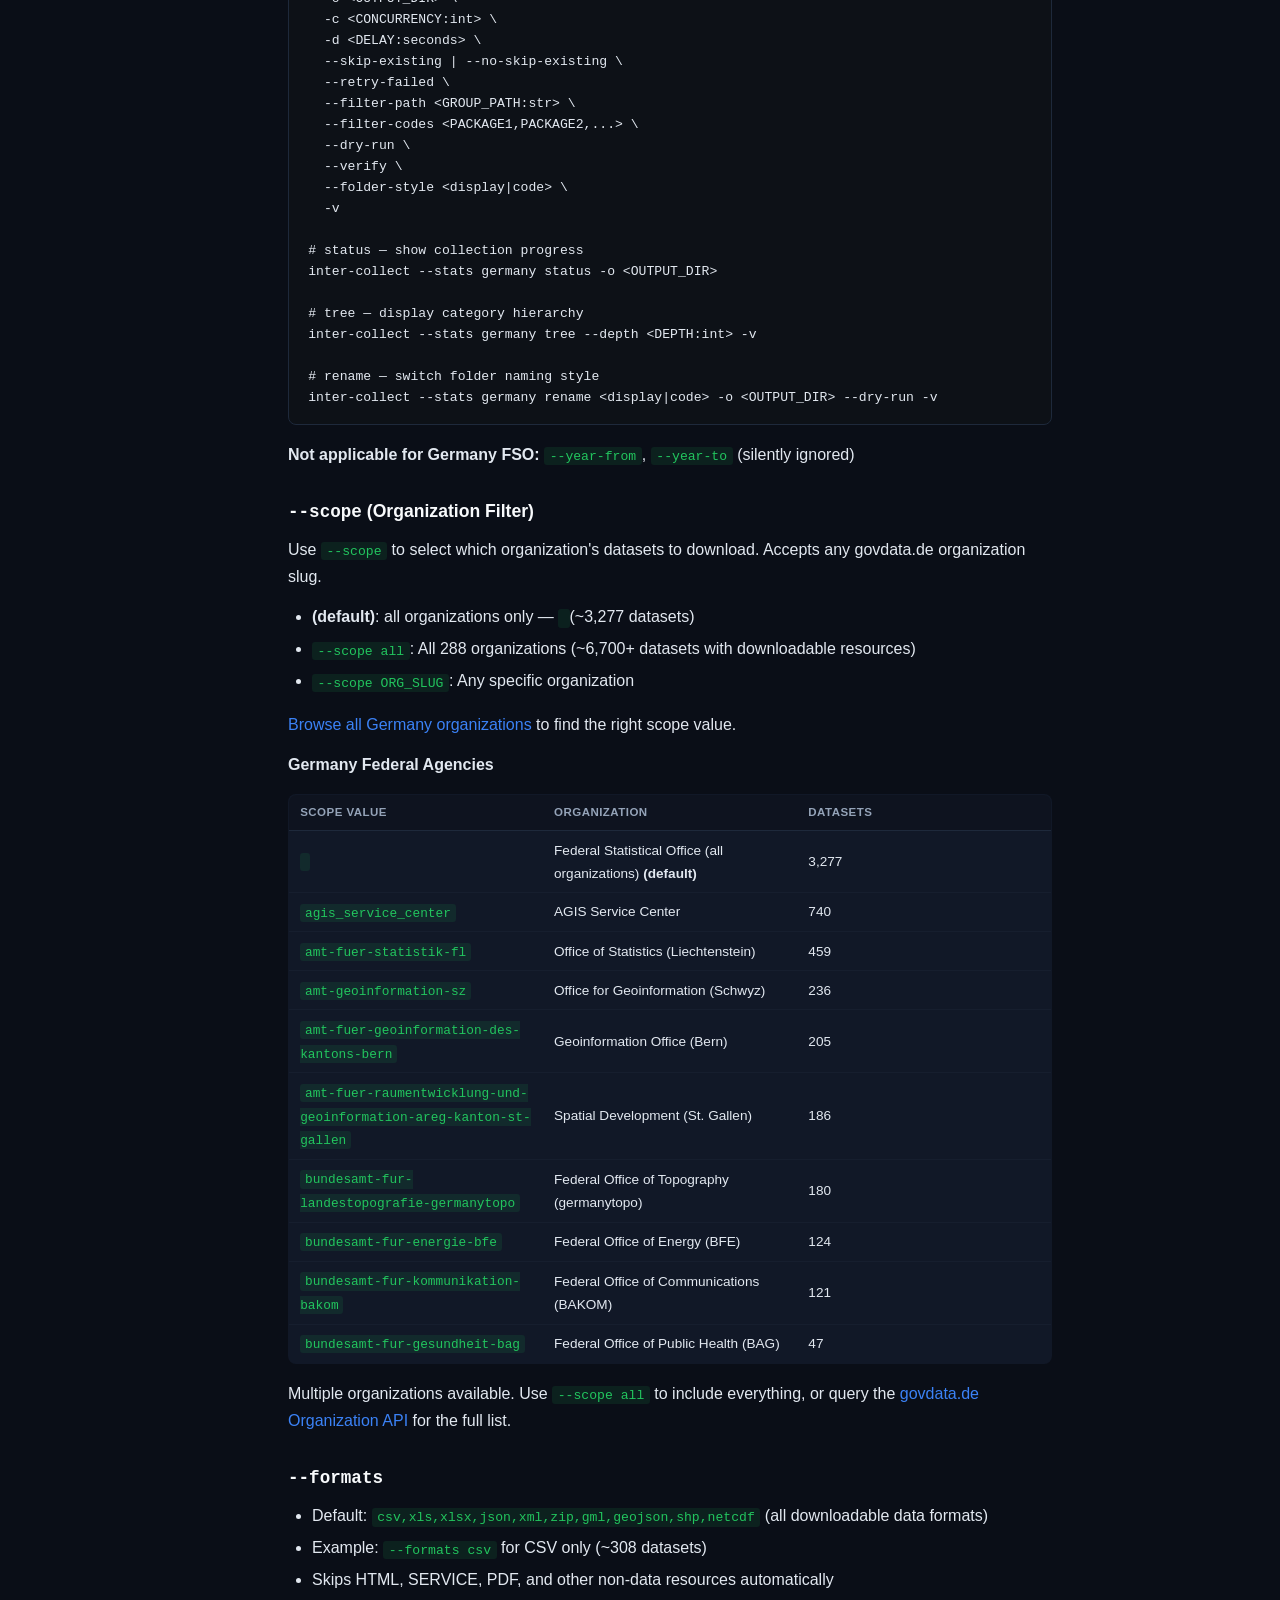
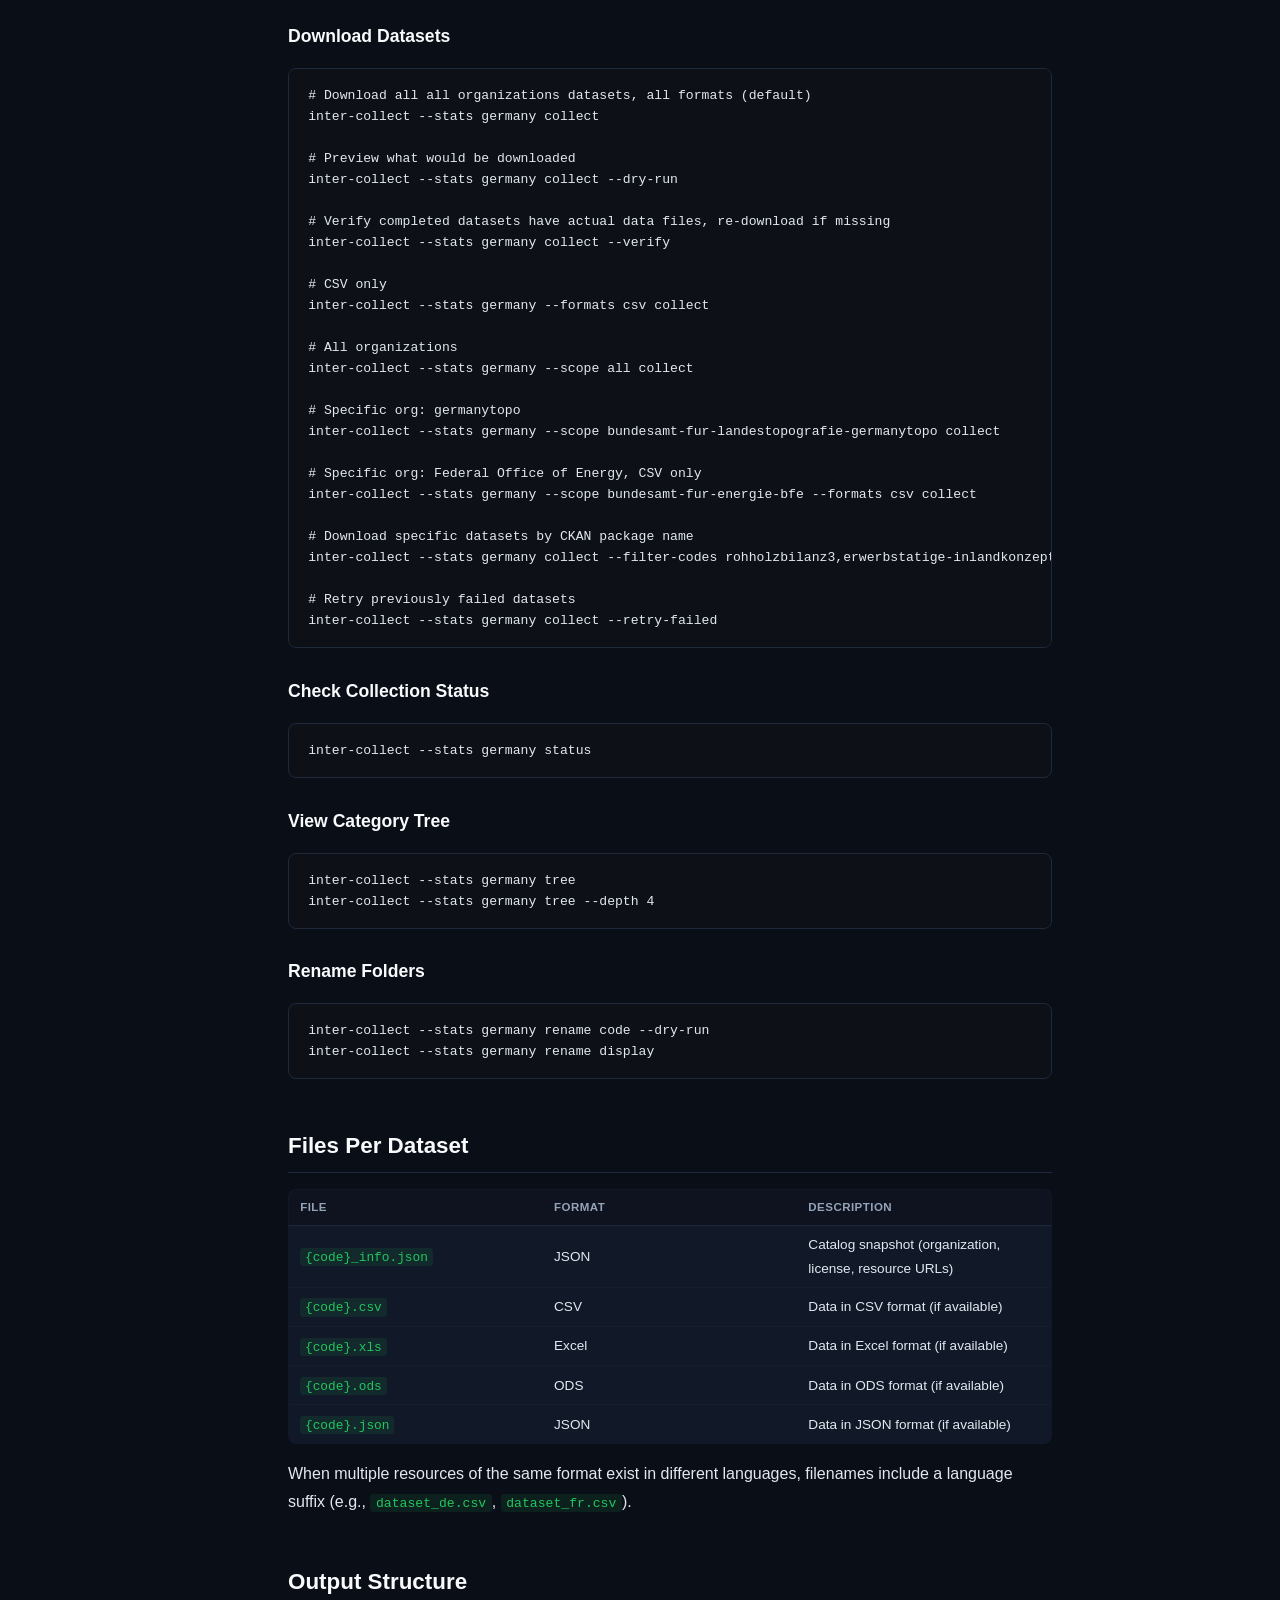
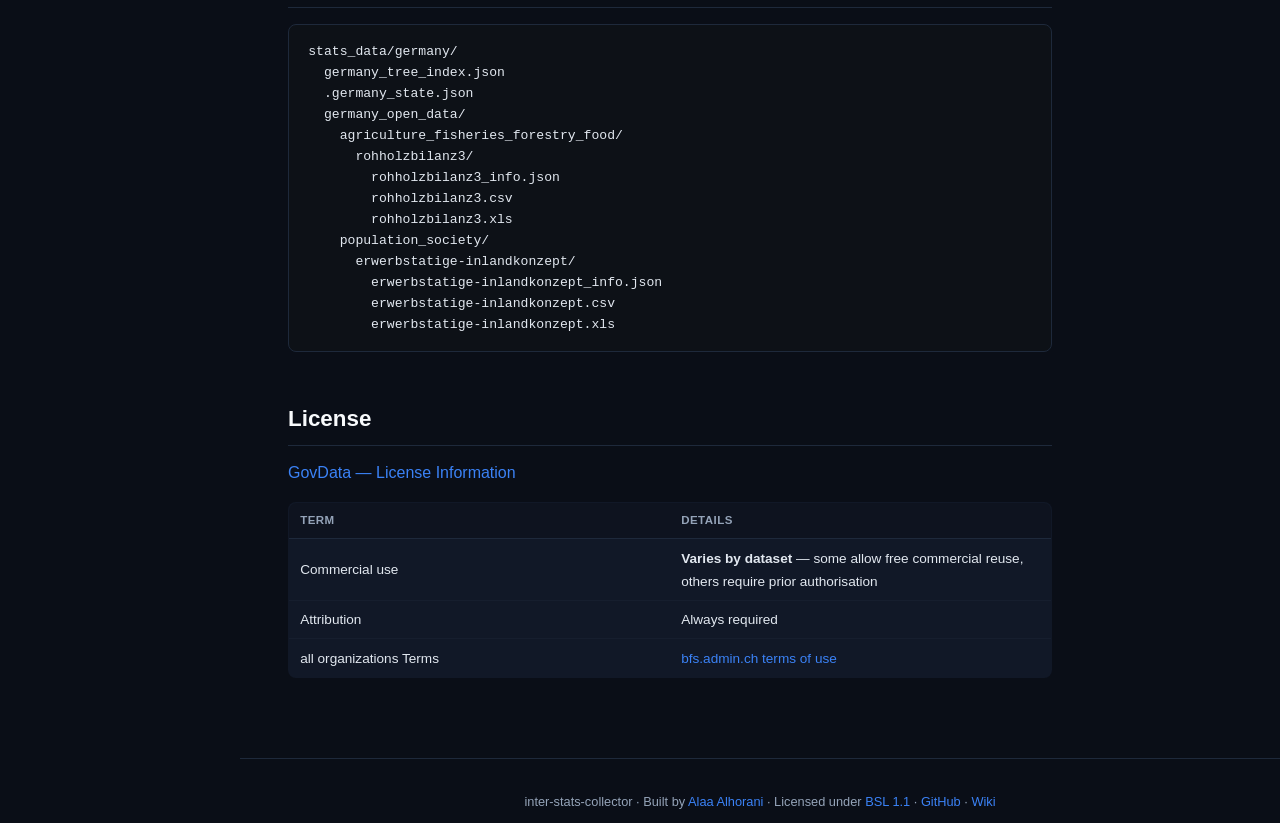
<file: docs/docs-germany.html>
<!DOCTYPE html>
<html lang="en">
<head>
  <meta charset="UTF-8">
  <meta name="viewport" content="width=device-width, initial-scale=1.0">
  <link rel="icon" type="image/svg+xml" href="[data-uri]">
  <title>Download Germany GovData — Open Government Data Collector</title>
  <meta name="description" content="Germany GovData (govdata.de) source documentation for inter-collect: ~6,699 datasets via the CKAN API.">
  <link rel="canonical" href="https://compufreq.github.io/inter-stats-collector/docs-germany.html">
  <link rel="stylesheet" href="docs.css">
  <meta property="og:type" content="website">
  <meta property="og:title" content="Download Germany GovData — Open Government Data Collector">
  <meta property="og:description" content="Download 3,200+ Germany datasets from govdata.de CKAN API. Filter by organization with --scope, choose formats with --formats. 288 organizations.">
  <meta property="og:url" content="https://compufreq.github.io/inter-stats-collector/docs-germany.html">
  <meta property="og:site_name" content="Inter Stats Collector">
  <meta name="twitter:card" content="summary">
  <meta name="twitter:title" content="Download Germany GovData — Open Government Data Collector">
  <meta name="twitter:description" content="Download 3,200+ Germany datasets from govdata.de CKAN API. Filter by organization with --scope, choose formats with --formats. 288 organizations.">
  <meta name="keywords" content="Germany open data, govdata.de, all organizations, CKAN API, Germany statistics, bulk download, Federal Statistical Office">
  <meta name="robots" content="index, follow">
  <script type="application/ld+json">
  {
    "@context": "https://schema.org",
    "@type": "TechArticle",
    "name": "Germany FSO Data Source Documentation",
    "description": "Download 3,200+ Germany datasets from govdata.de CKAN API. Filter by organization with --scope, choose formats with --formats. 288 organizations.",
    "url": "https://compufreq.github.io/inter-stats-collector/docs-germany.html",
    "isPartOf": {
      "@type": "WebSite",
      "name": "Inter Stats Collector",
      "url": "https://compufreq.github.io/inter-stats-collector/"
    },
    "author": {
      "@type": "Person",
      "name": "Alaa Alhorani"
    }
  }
  </script>
</head>
<body>

<nav>
  <a href="./" class="logo"><span>&gt;_</span> inter-stats-collector</a>
  <button class="burger" id="burger" aria-label="Menu">
    <svg class="burger-icon" viewBox="0 0 24 24"><line x1="3" y1="6" x2="21" y2="6"/><line x1="3" y1="12" x2="21" y2="12"/><line x1="3" y1="18" x2="21" y2="18"/></svg>
    <svg class="close-icon" viewBox="0 0 24 24"><line x1="6" y1="6" x2="18" y2="18"/><line x1="6" y1="18" x2="18" y2="6"/></svg>
  </button>
  <div class="links" id="nav-links">
    <a href="./">Home</a>
    <a href="https://github.com/compufreq/inter-stats-collector/wiki" target="_blank">Wiki</a>
    <div class="dropdown">
      <button class="dropdown-toggle">Docs Hub <span class="caret">&#9660;</span></button>
      <div class="dropdown-menu">
        <a href="docs-cli.html">CLI Reference</a>
        <div class="dd-sep"></div>
        <a href="docs-eurostat.html">Eurostat</a>
        <a href="docs-ons.html">UK ONS</a>
        <a href="docs-germany.html">Germany FSO</a>
        <a href="docs-unhcr.html">UNHCR</a>
        <a href="docs-hdx.html">HDX</a>
        <a href="docs-netherlands.html">Netherlands</a>
        <a href="docs-germany.html">Germany</a>
        <div class="dd-sep"></div>
        <a href="germany-orgs.html">Germany Organizations</a>
        <a href="hdx-orgs.html">HDX Organizations</a>
      </div>
    </div>
    <a href="https://github.com/compufreq/inter-stats-collector" class="gh-btn"><svg viewBox="0 0 16 16"><path d="M8 0C3.58 0 0 3.58 0 8c0 3.54 2.29 6.53 5.47 7.59.4.07.55-.17.55-.38 0-.19-.01-.82-.01-1.49-2.01.37-2.53-.49-2.69-.94-.09-.23-.48-.94-.82-1.13-.28-.15-.68-.52-.01-.53.63-.01 1.08.58 1.23.82.72 1.21 1.87.87 2.33.66.07-.52.28-.87.51-1.07-1.78-.2-3.64-.89-3.64-3.95 0-.87.31-1.59.82-2.15-.08-.2-.36-1.02.08-2.12 0 0 .67-.21 2.2.82.64-.18 1.32-.27 2-.27.68 0 1.36.09 2 .27 1.53-1.04 2.2-.82 2.2-.82.44 1.1.16 1.92.08 2.12.51.56.82 1.27.82 2.15 0 3.07-1.87 3.75-3.65 3.95.29.25.54.73.54 1.48 0 1.07-.01 1.93-.01 2.2 0 .21.15.46.55.38A8.013 8.013 0 0016 8c0-4.42-3.58-8-8-8z"/></svg>GitHub</a>
  </div>
</nav>


<div class="doc-layout">
  <aside class="sidebar">
    <div class="group">Sources</div>
    <a href="docs-eurostat.html">Eurostat</a>
    <a href="docs-ons.html">UK ONS</a>
    <a href="docs-germany.html" class="active">Germany FSO</a>
    <a href="docs-unhcr.html">UNHCR</a>
    <a href="docs-hdx.html">HDX</a>
    <a href="docs-netherlands.html">Netherlands</a>
    <a href="docs-germany.html">Germany</a>
    <div class="sep"></div>
    <div class="group">Org Browsers</div>
    <a href="germany-orgs.html">Germany Organizations</a>
    <a href="hdx-orgs.html">HDX Organizations</a>
    <div class="sep"></div>
    <div class="group">This Page</div>
    <a href="#api-endpoints">API Endpoints</a>
    <a href="#commands-usage">Commands &amp; Usage</a>
    <a href="#flag-compatibility">Flag Compatibility</a>
    <a href="#quick-reference-all-flags">Quick Reference</a>
    <a href="#scope-organization-filter">--scope Filter</a>
    <a href="#formats">--formats</a>
    <a href="#download-datasets">Download Datasets</a>
    <a href="#check-collection-status">Check Status</a>
    <a href="#view-category-tree">View Tree</a>
    <a href="#rename-folders">Rename Folders</a>
    <a href="#files-per-dataset">Files Per Dataset</a>
    <a href="#output-structure">Output Structure</a>
    <a href="#license">License</a>
  </aside>

  <main class="doc-content">
    <h1>Germany FSO (govdata.de)</h1>
    <p class="subtitle">CLI flag: <code>--stats germany</code> &middot; ~92,722 datasets &middot; <a href="https://www.govdata.de">govdata.de CKAN API</a> &middot; No authentication required</p>

    <h2 id="api-endpoints">API Endpoints</h2>
    <p>Base URL: <code>https://www.govdata.de/ckan/api/3/action/</code></p>
    <table>
      <tr><th>Endpoint</th><th>URL</th><th>Purpose</th></tr>
      <tr><td>Package Search</td><td><code>GET /api/3/action/package_search</code></td><td>Paginated dataset search</td></tr>
      <tr><td>Package Show</td><td><code>GET /api/3/action/package_show</code></td><td>Single dataset detail</td></tr>
      <tr><td>Organization List</td><td><code>GET /api/3/action/organization_list</code></td><td>288 government organizations</td></tr>
      <tr><td>Group List</td><td><code>GET /api/3/action/group_list</code></td><td>14 thematic categories</td></tr>
    </table>

    <h2 id="commands-usage">Commands &amp; Usage</h2>

    <h3 id="flag-compatibility">Flag Compatibility</h3>
    <table>
      <tr><th>Flag</th><th>Supported</th><th>Notes</th></tr>
      <tr><td><code>--scope</code></td><td><span class="badge badge-yes">&#10003;</span></td><td>Organization filter: slug or <code>all</code> (default: all)</td></tr>
      <tr><td><code>--formats</code></td><td><span class="badge badge-yes">&#10003;</span></td><td>Comma-separated formats (default: csv,xls,xlsx,json,xml,zip,gml,geojson,shp,netcdf)</td></tr>
      <tr><td><code>--year-from</code> / <code>--year-to</code></td><td><span class="badge badge-no">&#10007;</span></td><td>Not applicable — UNHCR only</td></tr>
      <tr><td><code>--concurrency</code></td><td><span class="badge badge-yes">&#10003;</span></td><td>Default 5; no aggressive rate limiting</td></tr>
      <tr><td><code>--verify</code></td><td><span class="badge badge-yes">&#10003;</span></td><td>Checks that data files (CSV/XLS/XLSX/JSON/XML/ZIP/GML/GeoJSON/SHP/NetCDF) exist on disk</td></tr>
      <tr><td><code>--dry-run</code></td><td><span class="badge badge-yes">&#10003;</span></td><td>Preview without downloading</td></tr>
      <tr><td><code>--retry-failed</code></td><td><span class="badge badge-yes">&#10003;</span></td><td>Retry previously failed datasets</td></tr>
      <tr><td><code>--filter-path</code></td><td><span class="badge badge-yes">&#10003;</span></td><td>Filter by group path</td></tr>
      <tr><td><code>--filter-codes</code></td><td><span class="badge badge-yes">&#10003;</span></td><td>Filter by CKAN package names</td></tr>
      <tr><td><code>--folder-style</code></td><td><span class="badge badge-yes">&#10003;</span></td><td><code>display</code> (slugified) or <code>code</code> (raw CKAN names)</td></tr>
    </table>

    <h3 id="quick-reference-all-flags">Quick Reference (All Flags)</h3>
    <pre><code># collect — all applicable flags for Germany FSO
inter-collect --stats germany \
  --scope &lt;ORG_SLUG:str|all&gt; \
  --formats &lt;csv,xls,xlsx,json,xml,zip,gml,geojson,shp,netcdf&gt; \
  collect \
  -o &lt;OUTPUT_DIR&gt; \
  -c &lt;CONCURRENCY:int&gt; \
  -d &lt;DELAY:seconds&gt; \
  --skip-existing | --no-skip-existing \
  --retry-failed \
  --filter-path &lt;GROUP_PATH:str&gt; \
  --filter-codes &lt;PACKAGE1,PACKAGE2,...&gt; \
  --dry-run \
  --verify \
  --folder-style &lt;display|code&gt; \
  -v

# status — show collection progress
inter-collect --stats germany status -o &lt;OUTPUT_DIR&gt;

# tree — display category hierarchy
inter-collect --stats germany tree --depth &lt;DEPTH:int&gt; -v

# rename — switch folder naming style
inter-collect --stats germany rename &lt;display|code&gt; -o &lt;OUTPUT_DIR&gt; --dry-run -v</code></pre>
    <p><strong>Not applicable for Germany FSO:</strong> <code>--year-from</code>, <code>--year-to</code> (silently ignored)</p>

    <h3 id="scope-organization-filter"><code>--scope</code> (Organization Filter)</h3>
    <p>Use <code>--scope</code> to select which organization's datasets to download. Accepts any govdata.de organization slug.</p>
    <ul>
      <li><strong>(default)</strong>: all organizations only — <code></code> (~3,277 datasets)</li>
      <li><code>--scope all</code>: All 288 organizations (~6,700+ datasets with downloadable resources)</li>
      <li><code>--scope ORG_SLUG</code>: Any specific organization</li>
    </ul>
    <p><a href="germany-orgs.html">Browse all Germany organizations</a> to find the right scope value.</p>

    <h4>Germany Federal Agencies</h4>
    <table>
      <tr><th>Scope Value</th><th>Organization</th><th>Datasets</th></tr>
      <tr><td><code></code></td><td>Federal Statistical Office (all organizations) <strong>(default)</strong></td><td>3,277</td></tr>
      <tr><td><code>agis_service_center</code></td><td>AGIS Service Center</td><td>740</td></tr>
      <tr><td><code>amt-fuer-statistik-fl</code></td><td>Office of Statistics (Liechtenstein)</td><td>459</td></tr>
      <tr><td><code>amt-geoinformation-sz</code></td><td>Office for Geoinformation (Schwyz)</td><td>236</td></tr>
      <tr><td><code>amt-fuer-geoinformation-des-kantons-bern</code></td><td>Geoinformation Office (Bern)</td><td>205</td></tr>
      <tr><td><code>amt-fuer-raumentwicklung-und-geoinformation-areg-kanton-st-gallen</code></td><td>Spatial Development (St. Gallen)</td><td>186</td></tr>
      <tr><td><code>bundesamt-fur-landestopografie-germanytopo</code></td><td>Federal Office of Topography (germanytopo)</td><td>180</td></tr>
      <tr><td><code>bundesamt-fur-energie-bfe</code></td><td>Federal Office of Energy (BFE)</td><td>124</td></tr>
      <tr><td><code>bundesamt-fur-kommunikation-bakom</code></td><td>Federal Office of Communications (BAKOM)</td><td>121</td></tr>
      <tr><td><code>bundesamt-fur-gesundheit-bag</code></td><td>Federal Office of Public Health (BAG)</td><td>47</td></tr>
    </table>
    <p>Multiple organizations available. Use <code>--scope all</code> to include everything, or query the <a href="https://www.govdata.de/ckan/api/3/action/organization_list?all_fields=true">govdata.de Organization API</a> for the full list.</p>

    <h3 id="formats"><code>--formats</code></h3>
    <ul>
      <li>Default: <code>csv,xls,xlsx,json,xml,zip,gml,geojson,shp,netcdf</code> (all downloadable data formats)</li>
      <li>Example: <code>--formats csv</code> for CSV only (~308 datasets)</li>
      <li>Skips HTML, SERVICE, PDF, and other non-data resources automatically</li>
    </ul>

    <h3 id="download-datasets">Download Datasets</h3>
    <pre><code># Download all all organizations datasets, all formats (default)
inter-collect --stats germany collect

# Preview what would be downloaded
inter-collect --stats germany collect --dry-run

# Verify completed datasets have actual data files, re-download if missing
inter-collect --stats germany collect --verify

# CSV only
inter-collect --stats germany --formats csv collect

# All organizations
inter-collect --stats germany --scope all collect

# Specific org: germanytopo
inter-collect --stats germany --scope bundesamt-fur-landestopografie-germanytopo collect

# Specific org: Federal Office of Energy, CSV only
inter-collect --stats germany --scope bundesamt-fur-energie-bfe --formats csv collect

# Download specific datasets by CKAN package name
inter-collect --stats germany collect --filter-codes rohholzbilanz3,erwerbstatige-inlandkonzept

# Retry previously failed datasets
inter-collect --stats germany collect --retry-failed</code></pre>

    <h3 id="check-collection-status">Check Collection Status</h3>
    <pre><code>inter-collect --stats germany status</code></pre>

    <h3 id="view-category-tree">View Category Tree</h3>
    <pre><code>inter-collect --stats germany tree
inter-collect --stats germany tree --depth 4</code></pre>

    <h3 id="rename-folders">Rename Folders</h3>
    <pre><code>inter-collect --stats germany rename code --dry-run
inter-collect --stats germany rename display</code></pre>

    <h2 id="files-per-dataset">Files Per Dataset</h2>
    <table>
      <tr><th>File</th><th>Format</th><th>Description</th></tr>
      <tr><td><code>{code}_info.json</code></td><td>JSON</td><td>Catalog snapshot (organization, license, resource URLs)</td></tr>
      <tr><td><code>{code}.csv</code></td><td>CSV</td><td>Data in CSV format (if available)</td></tr>
      <tr><td><code>{code}.xls</code></td><td>Excel</td><td>Data in Excel format (if available)</td></tr>
      <tr><td><code>{code}.ods</code></td><td>ODS</td><td>Data in ODS format (if available)</td></tr>
      <tr><td><code>{code}.json</code></td><td>JSON</td><td>Data in JSON format (if available)</td></tr>
    </table>
    <p>When multiple resources of the same format exist in different languages, filenames include a language suffix (e.g., <code>dataset_de.csv</code>, <code>dataset_fr.csv</code>).</p>

    <h2 id="output-structure">Output Structure</h2>
    <pre>stats_data/germany/
  germany_tree_index.json
  .germany_state.json
  germany_open_data/
    agriculture_fisheries_forestry_food/
      rohholzbilanz3/
        rohholzbilanz3_info.json
        rohholzbilanz3.csv
        rohholzbilanz3.xls
    population_society/
      erwerbstatige-inlandkonzept/
        erwerbstatige-inlandkonzept_info.json
        erwerbstatige-inlandkonzept.csv
        erwerbstatige-inlandkonzept.xls</pre>

    <h2 id="license">License</h2>
    <p><a href="https://www.govdata.de/informationen/lizenzen">GovData — License Information</a></p>
    <table>
      <tr><th>Term</th><th>Details</th></tr>
      <tr><td>Commercial use</td><td><strong>Varies by dataset</strong> — some allow free commercial reuse, others require prior authorisation</td></tr>
      <tr><td>Attribution</td><td>Always required</td></tr>
      <tr><td>all organizations Terms</td><td><a href="https://www.bfs.admin.ch/bfs/en/home/fso/germany-federal-statistical-office/terms-of-use.html">bfs.admin.ch terms of use</a></td></tr>
    </table>
  </main>
</div>

<footer>
  <p>inter-stats-collector &middot; Built by <a href="https://github.com/compufreq">Alaa Alhorani</a> &middot; Licensed under <a href="https://github.com/compufreq/inter-stats-collector/blob/main/LICENSE">BSL 1.1</a> &middot; <a href="https://github.com/compufreq/inter-stats-collector">GitHub</a> &middot; <a href="https://github.com/compufreq/inter-stats-collector/wiki">Wiki</a></p>
</footer>

<button class="sidebar-toggle" aria-label="Toggle sidebar">&#9776;</button>
<script src="docs.js"></script>
</body>
</html>
</file>
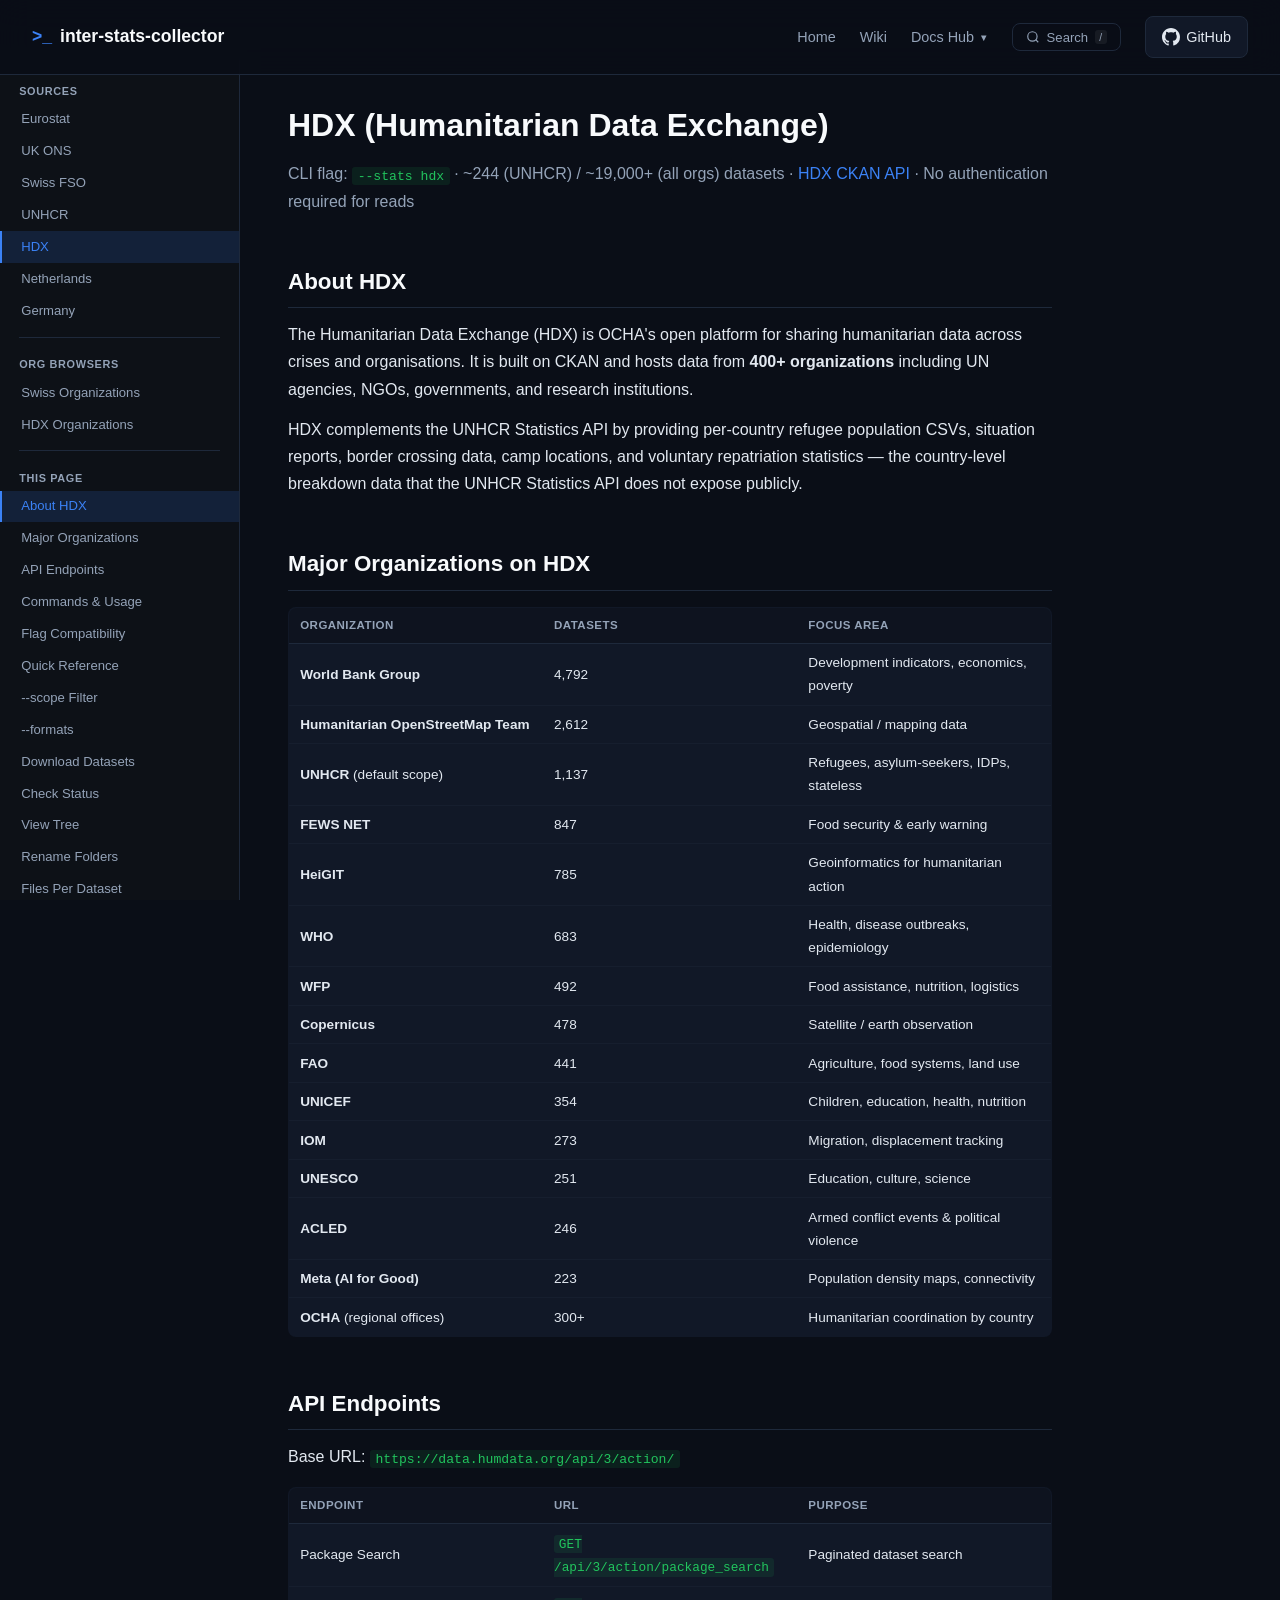
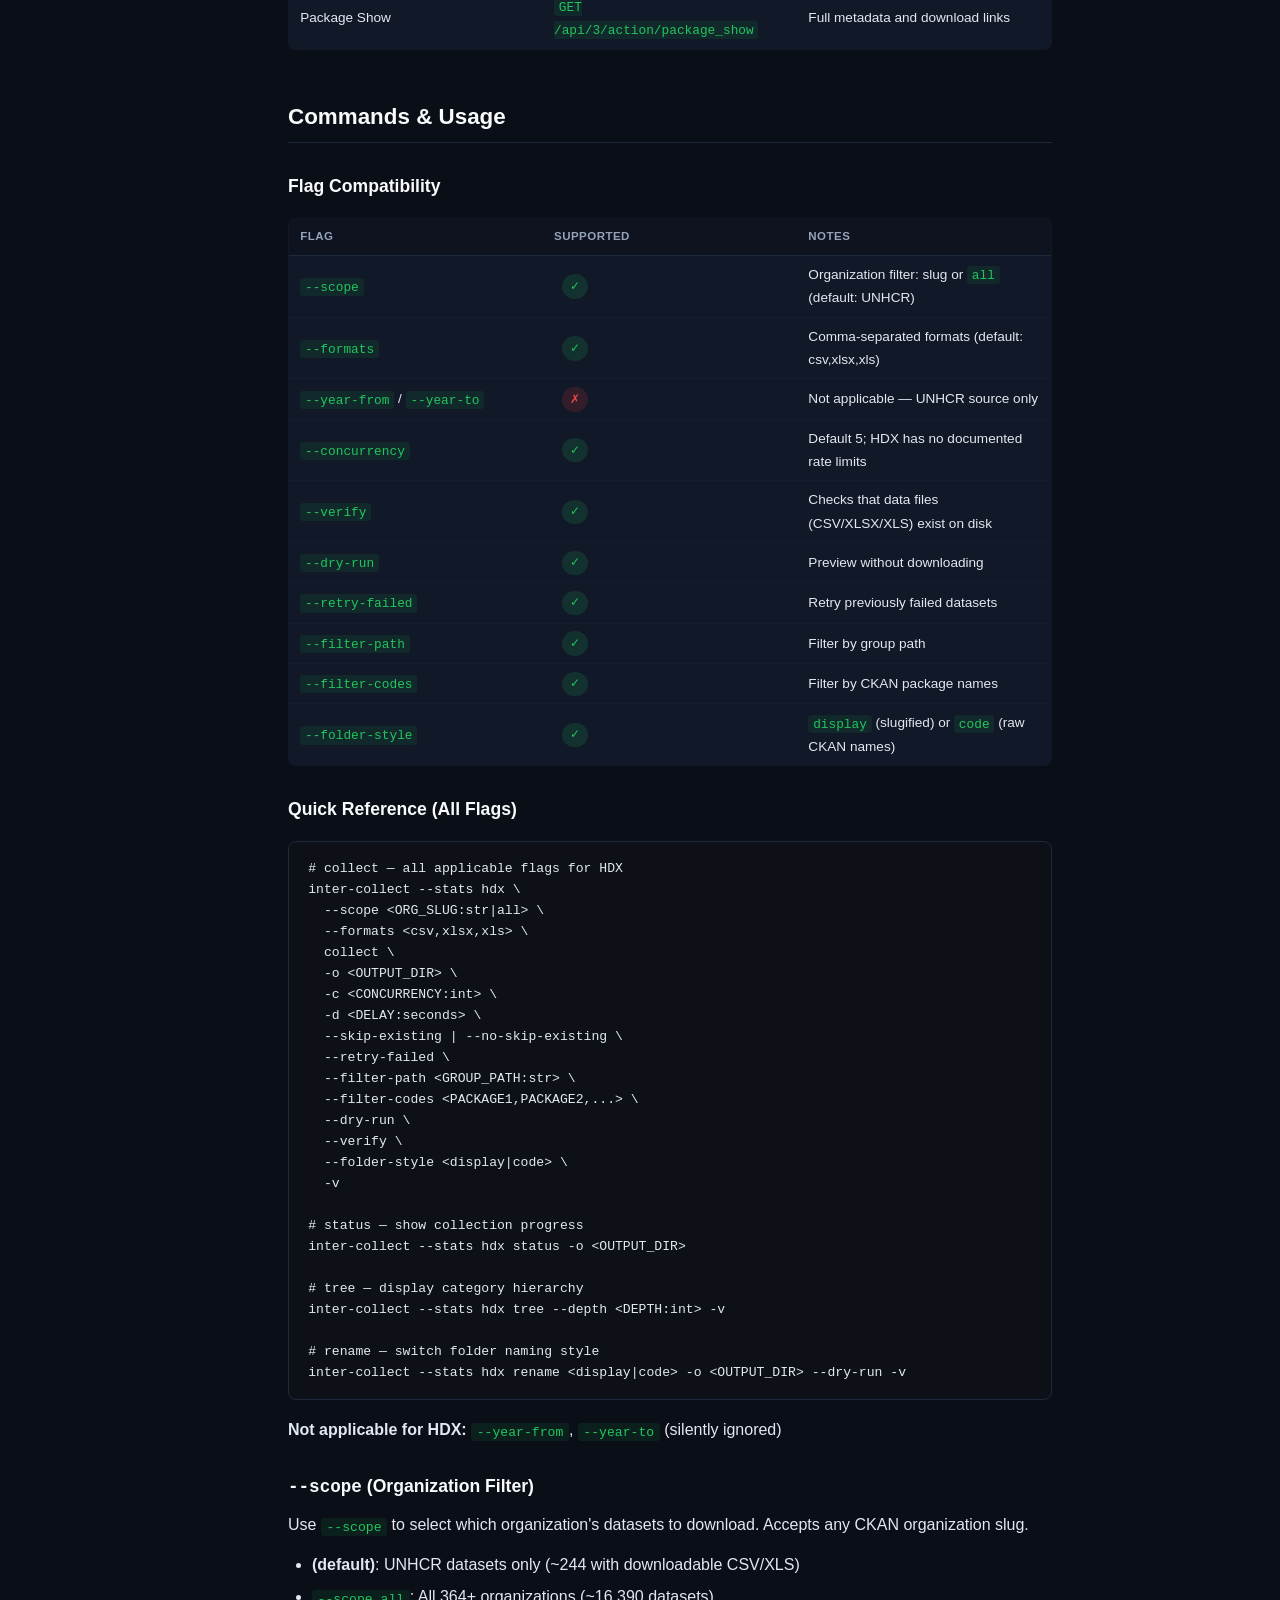
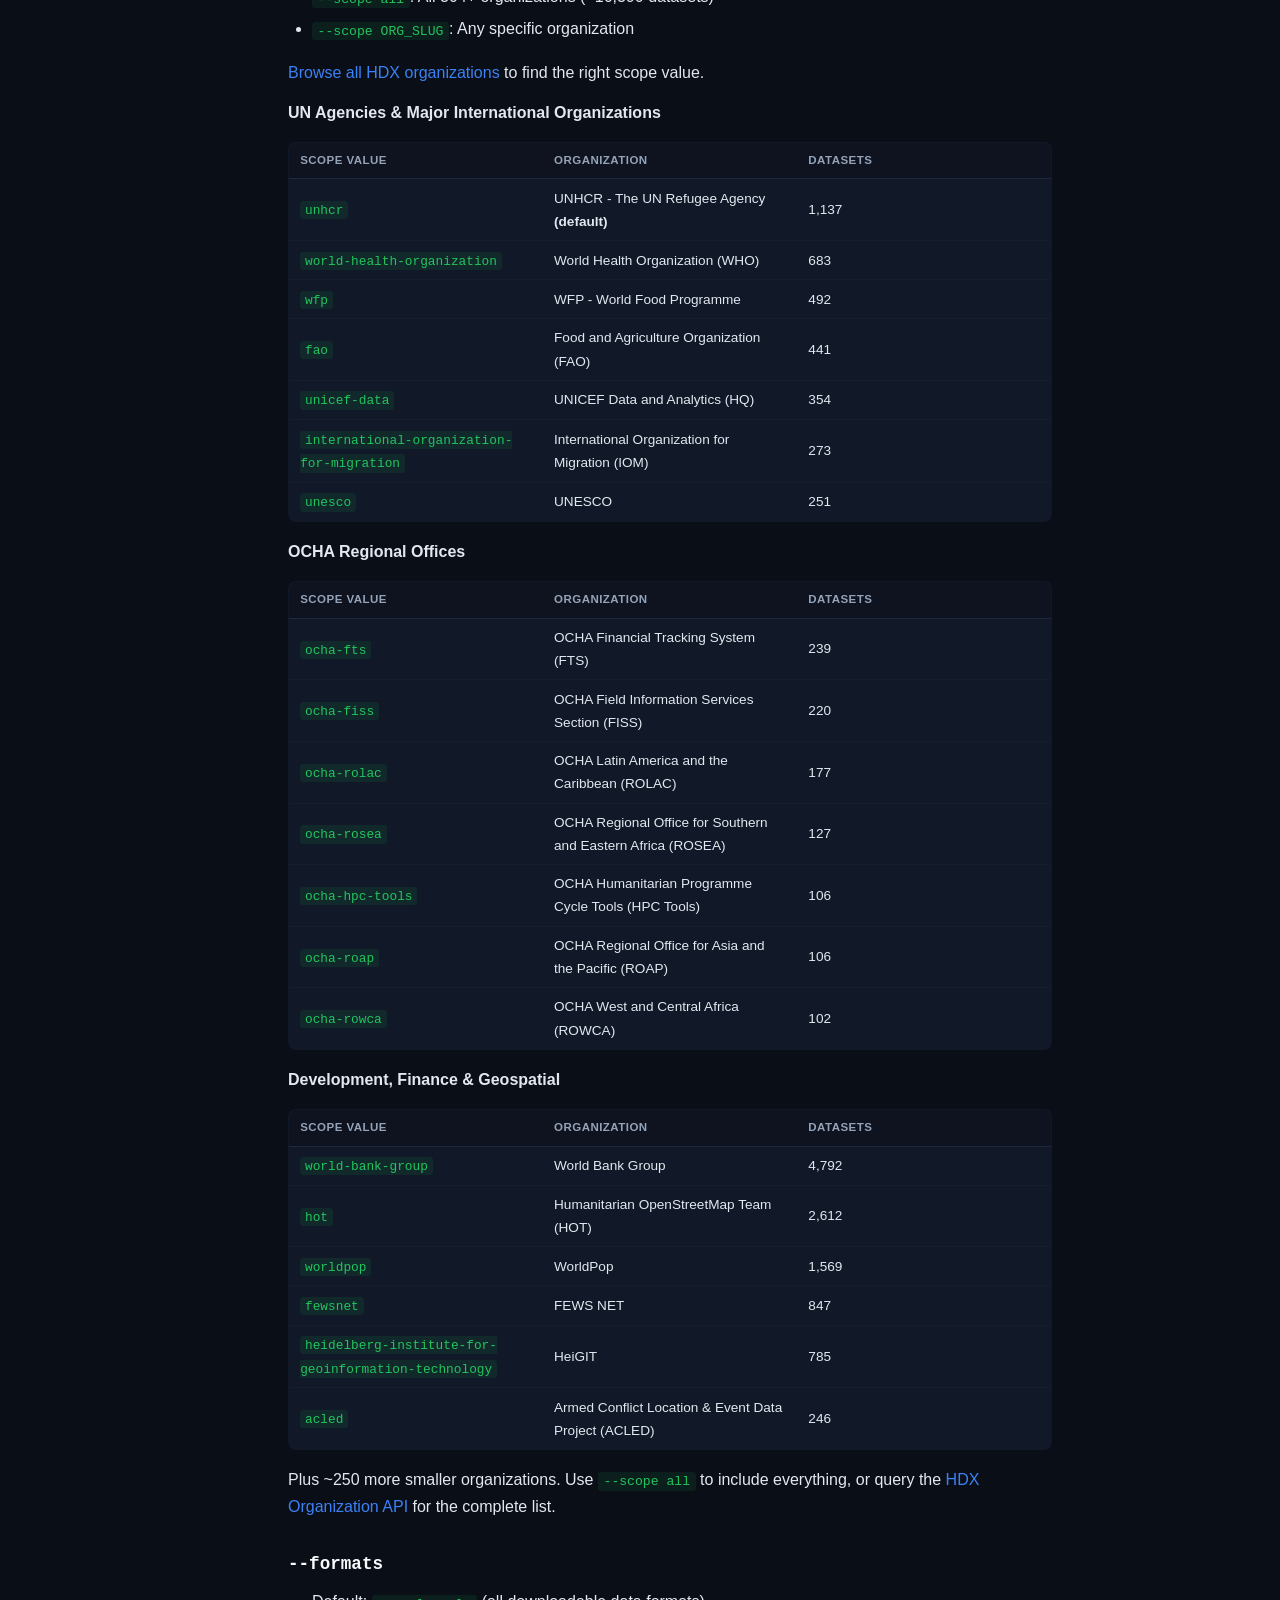
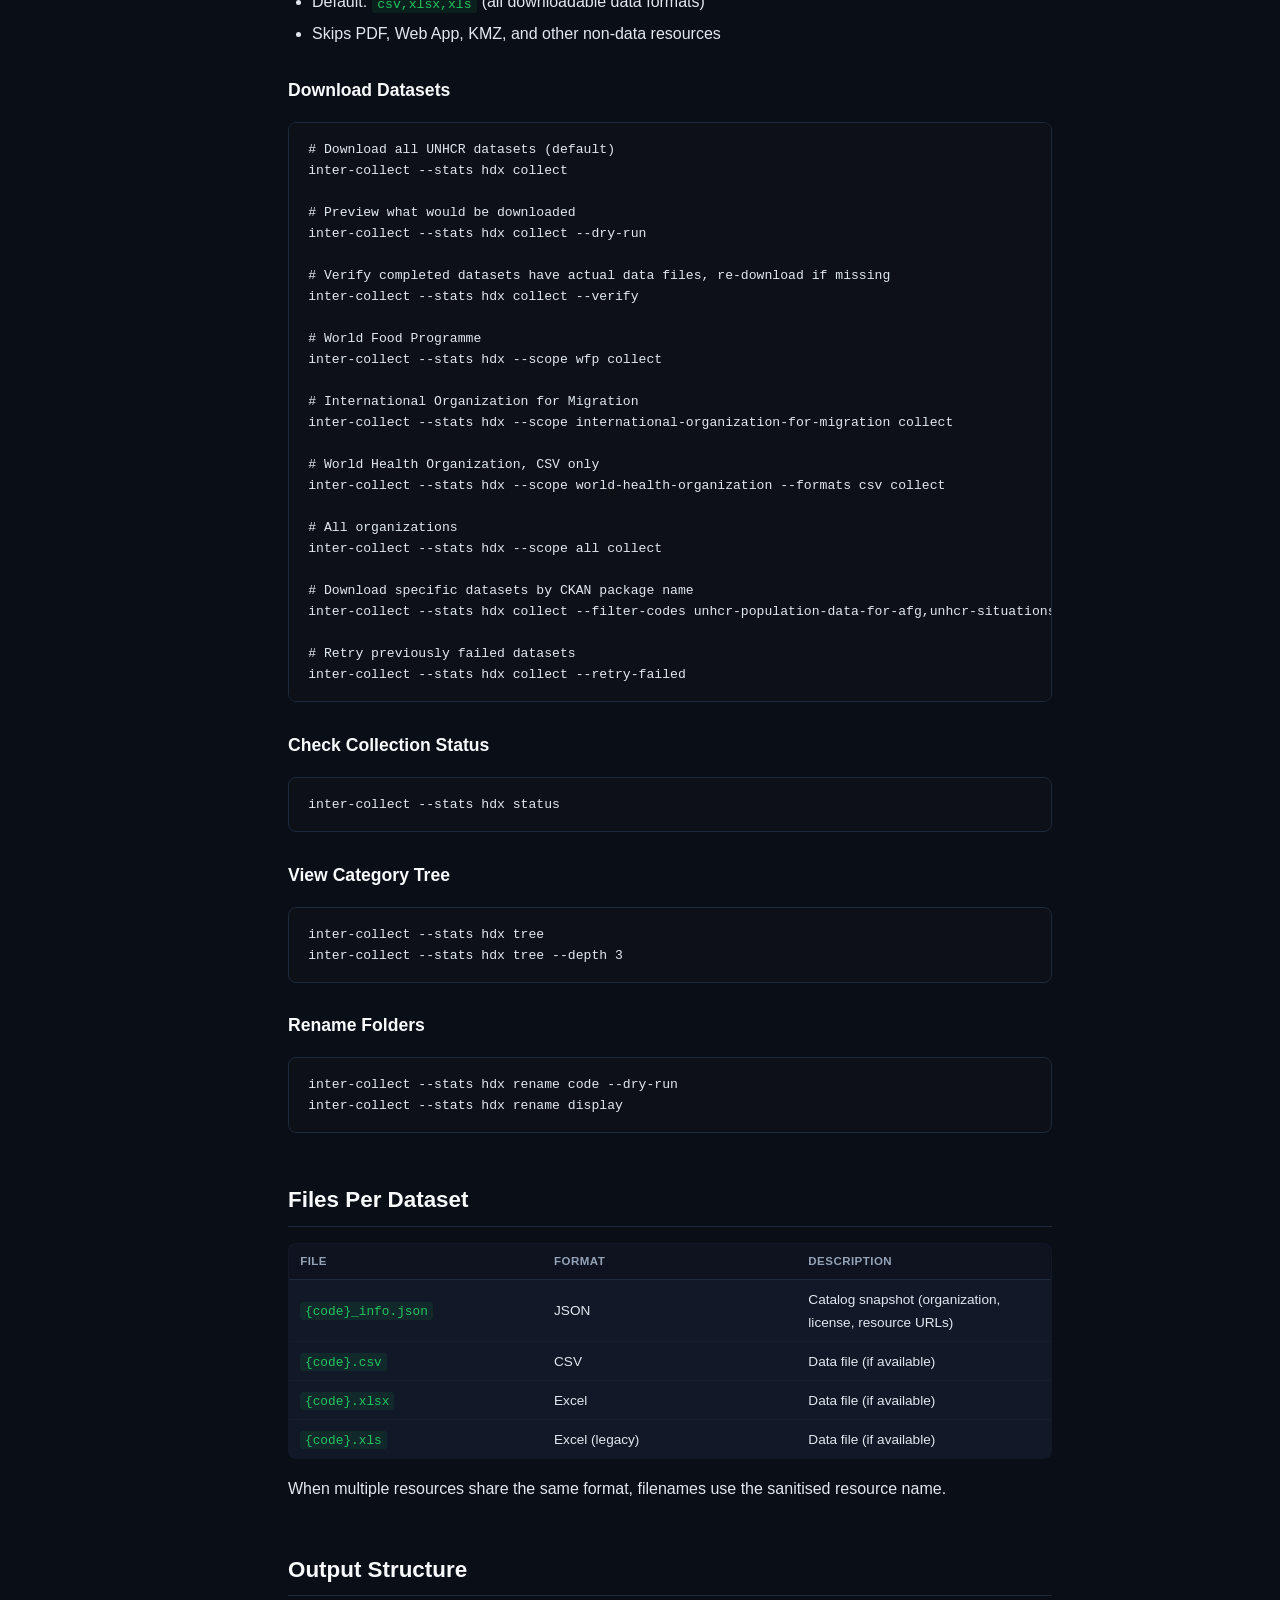
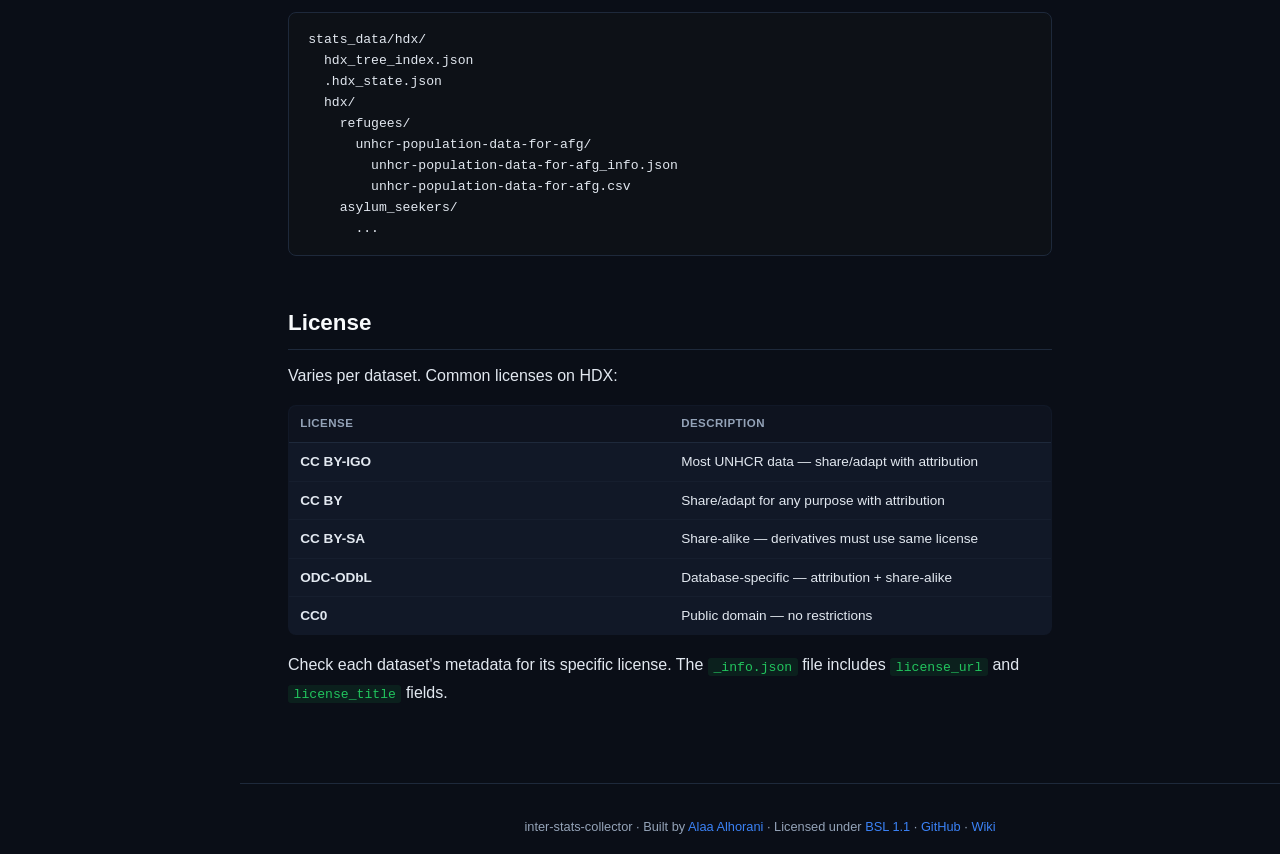
<file: docs/docs-hdx.html>
<!DOCTYPE html>
<html lang="en">
<head>
  <meta charset="UTF-8">
  <meta name="viewport" content="width=device-width, initial-scale=1.0">
  <link rel="icon" type="image/svg+xml" href="[data-uri]">
  <title>Download HDX Humanitarian Data — 400+ Organizations</title>
  <meta name="description" content="Humanitarian Data Exchange (HDX) source documentation for inter-collect: ~19,000+ datasets from 400+ organizations via the CKAN API.">
  <link rel="canonical" href="https://compufreq.github.io/inter-stats-collector/docs-hdx.html">
  <link rel="stylesheet" href="docs.css">
  <meta property="og:type" content="website">
  <meta property="og:title" content="Download HDX Humanitarian Data — 400+ Organizations">
  <meta property="og:description" content="Download humanitarian datasets from 400+ organizations on HDX including World Bank, WHO, WFP, UNICEF, IOM, FAO. Filter by organization with --scope.">
  <meta property="og:url" content="https://compufreq.github.io/inter-stats-collector/docs-hdx.html">
  <meta property="og:site_name" content="Inter Stats Collector">
  <meta name="twitter:card" content="summary">
  <meta name="twitter:title" content="Download HDX Humanitarian Data — 400+ Organizations">
  <meta name="twitter:description" content="Download humanitarian datasets from 400+ organizations on HDX including World Bank, WHO, WFP, UNICEF, IOM, FAO. Filter by organization with --scope.">
  <meta name="keywords" content="HDX data, Humanitarian Data Exchange, OCHA, World Bank data, WHO data, humanitarian datasets, CKAN API">
  <meta name="robots" content="index, follow">
  <script type="application/ld+json">
  {
    "@context": "https://schema.org",
    "@type": "TechArticle",
    "name": "HDX Humanitarian Data Exchange Documentation",
    "description": "Download humanitarian datasets from 400+ organizations on HDX including World Bank, WHO, WFP, UNICEF, IOM, FAO. Filter by organization with --scope.",
    "url": "https://compufreq.github.io/inter-stats-collector/docs-hdx.html",
    "isPartOf": {
      "@type": "WebSite",
      "name": "Inter Stats Collector",
      "url": "https://compufreq.github.io/inter-stats-collector/"
    },
    "author": {
      "@type": "Person",
      "name": "Alaa Alhorani"
    }
  }
  </script>
</head>
<body>

<nav>
  <a href="./" class="logo"><span>&gt;_</span> inter-stats-collector</a>
  <button class="burger" id="burger" aria-label="Menu">
    <svg class="burger-icon" viewBox="0 0 24 24"><line x1="3" y1="6" x2="21" y2="6"/><line x1="3" y1="12" x2="21" y2="12"/><line x1="3" y1="18" x2="21" y2="18"/></svg>
    <svg class="close-icon" viewBox="0 0 24 24"><line x1="6" y1="6" x2="18" y2="18"/><line x1="6" y1="18" x2="18" y2="6"/></svg>
  </button>
  <div class="links" id="nav-links">
    <a href="./">Home</a>
    <a href="https://github.com/compufreq/inter-stats-collector/wiki" target="_blank">Wiki</a>
    <div class="dropdown">
      <button class="dropdown-toggle">Docs Hub <span class="caret">&#9660;</span></button>
      <div class="dropdown-menu">
        <a href="docs-cli.html">CLI Reference</a>
        <div class="dd-sep"></div>
        <a href="docs-eurostat.html">Eurostat</a>
        <a href="docs-ons.html">UK ONS</a>
        <a href="docs-swiss.html">Swiss FSO</a>
        <a href="docs-unhcr.html">UNHCR</a>
        <a href="docs-hdx.html">HDX</a>
        <a href="docs-netherlands.html">Netherlands</a>
        <a href="docs-germany.html">Germany</a>
        <div class="dd-sep"></div>
        <a href="swiss-orgs.html">Swiss Organizations</a>
        <a href="hdx-orgs.html">HDX Organizations</a>
      </div>
    </div>
    <a href="https://github.com/compufreq/inter-stats-collector" class="gh-btn"><svg viewBox="0 0 16 16"><path d="M8 0C3.58 0 0 3.58 0 8c0 3.54 2.29 6.53 5.47 7.59.4.07.55-.17.55-.38 0-.19-.01-.82-.01-1.49-2.01.37-2.53-.49-2.69-.94-.09-.23-.48-.94-.82-1.13-.28-.15-.68-.52-.01-.53.63-.01 1.08.58 1.23.82.72 1.21 1.87.87 2.33.66.07-.52.28-.87.51-1.07-1.78-.2-3.64-.89-3.64-3.95 0-.87.31-1.59.82-2.15-.08-.2-.36-1.02.08-2.12 0 0 .67-.21 2.2.82.64-.18 1.32-.27 2-.27.68 0 1.36.09 2 .27 1.53-1.04 2.2-.82 2.2-.82.44 1.1.16 1.92.08 2.12.51.56.82 1.27.82 2.15 0 3.07-1.87 3.75-3.65 3.95.29.25.54.73.54 1.48 0 1.07-.01 1.93-.01 2.2 0 .21.15.46.55.38A8.013 8.013 0 0016 8c0-4.42-3.58-8-8-8z"/></svg>GitHub</a>
  </div>
</nav>


<div class="doc-layout">
  <aside class="sidebar">
    <div class="group">Sources</div>
    <a href="docs-eurostat.html">Eurostat</a>
    <a href="docs-ons.html">UK ONS</a>
    <a href="docs-swiss.html">Swiss FSO</a>
    <a href="docs-unhcr.html">UNHCR</a>
    <a href="docs-hdx.html" class="active">HDX</a>
    <a href="docs-netherlands.html">Netherlands</a>
    <a href="docs-germany.html">Germany</a>
    <div class="sep"></div>
    <div class="group">Org Browsers</div>
    <a href="swiss-orgs.html">Swiss Organizations</a>
    <a href="hdx-orgs.html">HDX Organizations</a>
    <div class="sep"></div>
    <div class="group">This Page</div>
    <a href="#about-hdx">About HDX</a>
    <a href="#major-organizations">Major Organizations</a>
    <a href="#api-endpoints">API Endpoints</a>
    <a href="#commands-usage">Commands &amp; Usage</a>
    <a href="#flag-compatibility">Flag Compatibility</a>
    <a href="#quick-reference-all-flags">Quick Reference</a>
    <a href="#scope-organization-filter">--scope Filter</a>
    <a href="#formats">--formats</a>
    <a href="#download-datasets">Download Datasets</a>
    <a href="#check-collection-status">Check Status</a>
    <a href="#view-category-tree">View Tree</a>
    <a href="#rename-folders">Rename Folders</a>
    <a href="#files-per-dataset">Files Per Dataset</a>
    <a href="#output-structure">Output Structure</a>
    <a href="#license">License</a>
  </aside>

  <main class="doc-content">
    <h1>HDX (Humanitarian Data Exchange)</h1>
    <p class="subtitle">CLI flag: <code>--stats hdx</code> &middot; ~244 (UNHCR) / ~19,000+ (all orgs) datasets &middot; <a href="https://data.humdata.org/faqs/devs">HDX CKAN API</a> &middot; No authentication required for reads</p>

    <h2 id="about-hdx">About HDX</h2>
    <p>The Humanitarian Data Exchange (HDX) is OCHA's open platform for sharing humanitarian data across crises and organisations. It is built on CKAN and hosts data from <strong>400+ organizations</strong> including UN agencies, NGOs, governments, and research institutions.</p>
    <p>HDX complements the UNHCR Statistics API by providing per-country refugee population CSVs, situation reports, border crossing data, camp locations, and voluntary repatriation statistics — the country-level breakdown data that the UNHCR Statistics API does not expose publicly.</p>

    <h2 id="major-organizations">Major Organizations on HDX</h2>
    <table>
      <tr><th>Organization</th><th>Datasets</th><th>Focus Area</th></tr>
      <tr><td><strong>World Bank Group</strong></td><td>4,792</td><td>Development indicators, economics, poverty</td></tr>
      <tr><td><strong>Humanitarian OpenStreetMap Team</strong></td><td>2,612</td><td>Geospatial / mapping data</td></tr>
      <tr><td><strong>UNHCR</strong> (default scope)</td><td>1,137</td><td>Refugees, asylum-seekers, IDPs, stateless</td></tr>
      <tr><td><strong>FEWS NET</strong></td><td>847</td><td>Food security &amp; early warning</td></tr>
      <tr><td><strong>HeiGIT</strong></td><td>785</td><td>Geoinformatics for humanitarian action</td></tr>
      <tr><td><strong>WHO</strong></td><td>683</td><td>Health, disease outbreaks, epidemiology</td></tr>
      <tr><td><strong>WFP</strong></td><td>492</td><td>Food assistance, nutrition, logistics</td></tr>
      <tr><td><strong>Copernicus</strong></td><td>478</td><td>Satellite / earth observation</td></tr>
      <tr><td><strong>FAO</strong></td><td>441</td><td>Agriculture, food systems, land use</td></tr>
      <tr><td><strong>UNICEF</strong></td><td>354</td><td>Children, education, health, nutrition</td></tr>
      <tr><td><strong>IOM</strong></td><td>273</td><td>Migration, displacement tracking</td></tr>
      <tr><td><strong>UNESCO</strong></td><td>251</td><td>Education, culture, science</td></tr>
      <tr><td><strong>ACLED</strong></td><td>246</td><td>Armed conflict events &amp; political violence</td></tr>
      <tr><td><strong>Meta (AI for Good)</strong></td><td>223</td><td>Population density maps, connectivity</td></tr>
      <tr><td><strong>OCHA</strong> (regional offices)</td><td>300+</td><td>Humanitarian coordination by country</td></tr>
    </table>

    <h2 id="api-endpoints">API Endpoints</h2>
    <p>Base URL: <code>https://data.humdata.org/api/3/action/</code></p>
    <table>
      <tr><th>Endpoint</th><th>URL</th><th>Purpose</th></tr>
      <tr><td>Package Search</td><td><code>GET /api/3/action/package_search</code></td><td>Paginated dataset search</td></tr>
      <tr><td>Package Show</td><td><code>GET /api/3/action/package_show</code></td><td>Full metadata and download links</td></tr>
    </table>

    <h2 id="commands-usage">Commands &amp; Usage</h2>

    <h3 id="flag-compatibility">Flag Compatibility</h3>
    <table>
      <tr><th>Flag</th><th>Supported</th><th>Notes</th></tr>
      <tr><td><code>--scope</code></td><td><span class="badge badge-yes">&#10003;</span></td><td>Organization filter: slug or <code>all</code> (default: UNHCR)</td></tr>
      <tr><td><code>--formats</code></td><td><span class="badge badge-yes">&#10003;</span></td><td>Comma-separated formats (default: csv,xlsx,xls)</td></tr>
      <tr><td><code>--year-from</code> / <code>--year-to</code></td><td><span class="badge badge-no">&#10007;</span></td><td>Not applicable — UNHCR source only</td></tr>
      <tr><td><code>--concurrency</code></td><td><span class="badge badge-yes">&#10003;</span></td><td>Default 5; HDX has no documented rate limits</td></tr>
      <tr><td><code>--verify</code></td><td><span class="badge badge-yes">&#10003;</span></td><td>Checks that data files (CSV/XLSX/XLS) exist on disk</td></tr>
      <tr><td><code>--dry-run</code></td><td><span class="badge badge-yes">&#10003;</span></td><td>Preview without downloading</td></tr>
      <tr><td><code>--retry-failed</code></td><td><span class="badge badge-yes">&#10003;</span></td><td>Retry previously failed datasets</td></tr>
      <tr><td><code>--filter-path</code></td><td><span class="badge badge-yes">&#10003;</span></td><td>Filter by group path</td></tr>
      <tr><td><code>--filter-codes</code></td><td><span class="badge badge-yes">&#10003;</span></td><td>Filter by CKAN package names</td></tr>
      <tr><td><code>--folder-style</code></td><td><span class="badge badge-yes">&#10003;</span></td><td><code>display</code> (slugified) or <code>code</code> (raw CKAN names)</td></tr>
    </table>

    <h3 id="quick-reference-all-flags">Quick Reference (All Flags)</h3>
    <pre><code># collect — all applicable flags for HDX
inter-collect --stats hdx \
  --scope &lt;ORG_SLUG:str|all&gt; \
  --formats &lt;csv,xlsx,xls&gt; \
  collect \
  -o &lt;OUTPUT_DIR&gt; \
  -c &lt;CONCURRENCY:int&gt; \
  -d &lt;DELAY:seconds&gt; \
  --skip-existing | --no-skip-existing \
  --retry-failed \
  --filter-path &lt;GROUP_PATH:str&gt; \
  --filter-codes &lt;PACKAGE1,PACKAGE2,...&gt; \
  --dry-run \
  --verify \
  --folder-style &lt;display|code&gt; \
  -v

# status — show collection progress
inter-collect --stats hdx status -o &lt;OUTPUT_DIR&gt;

# tree — display category hierarchy
inter-collect --stats hdx tree --depth &lt;DEPTH:int&gt; -v

# rename — switch folder naming style
inter-collect --stats hdx rename &lt;display|code&gt; -o &lt;OUTPUT_DIR&gt; --dry-run -v</code></pre>
    <p><strong>Not applicable for HDX:</strong> <code>--year-from</code>, <code>--year-to</code> (silently ignored)</p>

    <h3 id="scope-organization-filter"><code>--scope</code> (Organization Filter)</h3>
    <p>Use <code>--scope</code> to select which organization's datasets to download. Accepts any CKAN organization slug.</p>
    <ul>
      <li><strong>(default)</strong>: UNHCR datasets only (~244 with downloadable CSV/XLS)</li>
      <li><code>--scope all</code>: All 364+ organizations (~16,390 datasets)</li>
      <li><code>--scope ORG_SLUG</code>: Any specific organization</li>
    </ul>
    <p><a href="hdx-orgs.html">Browse all HDX organizations</a> to find the right scope value.</p>

    <h4>UN Agencies &amp; Major International Organizations</h4>
    <table>
      <tr><th>Scope Value</th><th>Organization</th><th>Datasets</th></tr>
      <tr><td><code>unhcr</code></td><td>UNHCR - The UN Refugee Agency <strong>(default)</strong></td><td>1,137</td></tr>
      <tr><td><code>world-health-organization</code></td><td>World Health Organization (WHO)</td><td>683</td></tr>
      <tr><td><code>wfp</code></td><td>WFP - World Food Programme</td><td>492</td></tr>
      <tr><td><code>fao</code></td><td>Food and Agriculture Organization (FAO)</td><td>441</td></tr>
      <tr><td><code>unicef-data</code></td><td>UNICEF Data and Analytics (HQ)</td><td>354</td></tr>
      <tr><td><code>international-organization-for-migration</code></td><td>International Organization for Migration (IOM)</td><td>273</td></tr>
      <tr><td><code>unesco</code></td><td>UNESCO</td><td>251</td></tr>
    </table>

    <h4>OCHA Regional Offices</h4>
    <table>
      <tr><th>Scope Value</th><th>Organization</th><th>Datasets</th></tr>
      <tr><td><code>ocha-fts</code></td><td>OCHA Financial Tracking System (FTS)</td><td>239</td></tr>
      <tr><td><code>ocha-fiss</code></td><td>OCHA Field Information Services Section (FISS)</td><td>220</td></tr>
      <tr><td><code>ocha-rolac</code></td><td>OCHA Latin America and the Caribbean (ROLAC)</td><td>177</td></tr>
      <tr><td><code>ocha-rosea</code></td><td>OCHA Regional Office for Southern and Eastern Africa (ROSEA)</td><td>127</td></tr>
      <tr><td><code>ocha-hpc-tools</code></td><td>OCHA Humanitarian Programme Cycle Tools (HPC Tools)</td><td>106</td></tr>
      <tr><td><code>ocha-roap</code></td><td>OCHA Regional Office for Asia and the Pacific (ROAP)</td><td>106</td></tr>
      <tr><td><code>ocha-rowca</code></td><td>OCHA West and Central Africa (ROWCA)</td><td>102</td></tr>
    </table>

    <h4>Development, Finance &amp; Geospatial</h4>
    <table>
      <tr><th>Scope Value</th><th>Organization</th><th>Datasets</th></tr>
      <tr><td><code>world-bank-group</code></td><td>World Bank Group</td><td>4,792</td></tr>
      <tr><td><code>hot</code></td><td>Humanitarian OpenStreetMap Team (HOT)</td><td>2,612</td></tr>
      <tr><td><code>worldpop</code></td><td>WorldPop</td><td>1,569</td></tr>
      <tr><td><code>fewsnet</code></td><td>FEWS NET</td><td>847</td></tr>
      <tr><td><code>heidelberg-institute-for-geoinformation-technology</code></td><td>HeiGIT</td><td>785</td></tr>
      <tr><td><code>acled</code></td><td>Armed Conflict Location &amp; Event Data Project (ACLED)</td><td>246</td></tr>
    </table>
    <p>Plus ~250 more smaller organizations. Use <code>--scope all</code> to include everything, or query the <a href="https://data.humdata.org/api/3/action/organization_list?all_fields=true">HDX Organization API</a> for the complete list.</p>

    <h3 id="formats"><code>--formats</code></h3>
    <ul>
      <li>Default: <code>csv,xlsx,xls</code> (all downloadable data formats)</li>
      <li>Skips PDF, Web App, KMZ, and other non-data resources</li>
    </ul>

    <h3 id="download-datasets">Download Datasets</h3>
    <pre><code># Download all UNHCR datasets (default)
inter-collect --stats hdx collect

# Preview what would be downloaded
inter-collect --stats hdx collect --dry-run

# Verify completed datasets have actual data files, re-download if missing
inter-collect --stats hdx collect --verify

# World Food Programme
inter-collect --stats hdx --scope wfp collect

# International Organization for Migration
inter-collect --stats hdx --scope international-organization-for-migration collect

# World Health Organization, CSV only
inter-collect --stats hdx --scope world-health-organization --formats csv collect

# All organizations
inter-collect --stats hdx --scope all collect

# Download specific datasets by CKAN package name
inter-collect --stats hdx collect --filter-codes unhcr-population-data-for-afg,unhcr-situations

# Retry previously failed datasets
inter-collect --stats hdx collect --retry-failed</code></pre>

    <h3 id="check-collection-status">Check Collection Status</h3>
    <pre><code>inter-collect --stats hdx status</code></pre>

    <h3 id="view-category-tree">View Category Tree</h3>
    <pre><code>inter-collect --stats hdx tree
inter-collect --stats hdx tree --depth 3</code></pre>

    <h3 id="rename-folders">Rename Folders</h3>
    <pre><code>inter-collect --stats hdx rename code --dry-run
inter-collect --stats hdx rename display</code></pre>

    <h2 id="files-per-dataset">Files Per Dataset</h2>
    <table>
      <tr><th>File</th><th>Format</th><th>Description</th></tr>
      <tr><td><code>{code}_info.json</code></td><td>JSON</td><td>Catalog snapshot (organization, license, resource URLs)</td></tr>
      <tr><td><code>{code}.csv</code></td><td>CSV</td><td>Data file (if available)</td></tr>
      <tr><td><code>{code}.xlsx</code></td><td>Excel</td><td>Data file (if available)</td></tr>
      <tr><td><code>{code}.xls</code></td><td>Excel (legacy)</td><td>Data file (if available)</td></tr>
    </table>
    <p>When multiple resources share the same format, filenames use the sanitised resource name.</p>

    <h2 id="output-structure">Output Structure</h2>
    <pre>stats_data/hdx/
  hdx_tree_index.json
  .hdx_state.json
  hdx/
    refugees/
      unhcr-population-data-for-afg/
        unhcr-population-data-for-afg_info.json
        unhcr-population-data-for-afg.csv
    asylum_seekers/
      ...</pre>

    <h2 id="license">License</h2>
    <p>Varies per dataset. Common licenses on HDX:</p>
    <table>
      <tr><th>License</th><th>Description</th></tr>
      <tr><td><strong>CC BY-IGO</strong></td><td>Most UNHCR data — share/adapt with attribution</td></tr>
      <tr><td><strong>CC BY</strong></td><td>Share/adapt for any purpose with attribution</td></tr>
      <tr><td><strong>CC BY-SA</strong></td><td>Share-alike — derivatives must use same license</td></tr>
      <tr><td><strong>ODC-ODbL</strong></td><td>Database-specific — attribution + share-alike</td></tr>
      <tr><td><strong>CC0</strong></td><td>Public domain — no restrictions</td></tr>
    </table>
    <p>Check each dataset's metadata for its specific license. The <code>_info.json</code> file includes <code>license_url</code> and <code>license_title</code> fields.</p>
  </main>
</div>

<footer>
  <p>inter-stats-collector &middot; Built by <a href="https://github.com/compufreq">Alaa Alhorani</a> &middot; Licensed under <a href="https://github.com/compufreq/inter-stats-collector/blob/main/LICENSE">BSL 1.1</a> &middot; <a href="https://github.com/compufreq/inter-stats-collector">GitHub</a> &middot; <a href="https://github.com/compufreq/inter-stats-collector/wiki">Wiki</a></p>
</footer>

<button class="sidebar-toggle" aria-label="Toggle sidebar">&#9776;</button>
<script src="docs.js"></script>
</body>
</html>
</file>
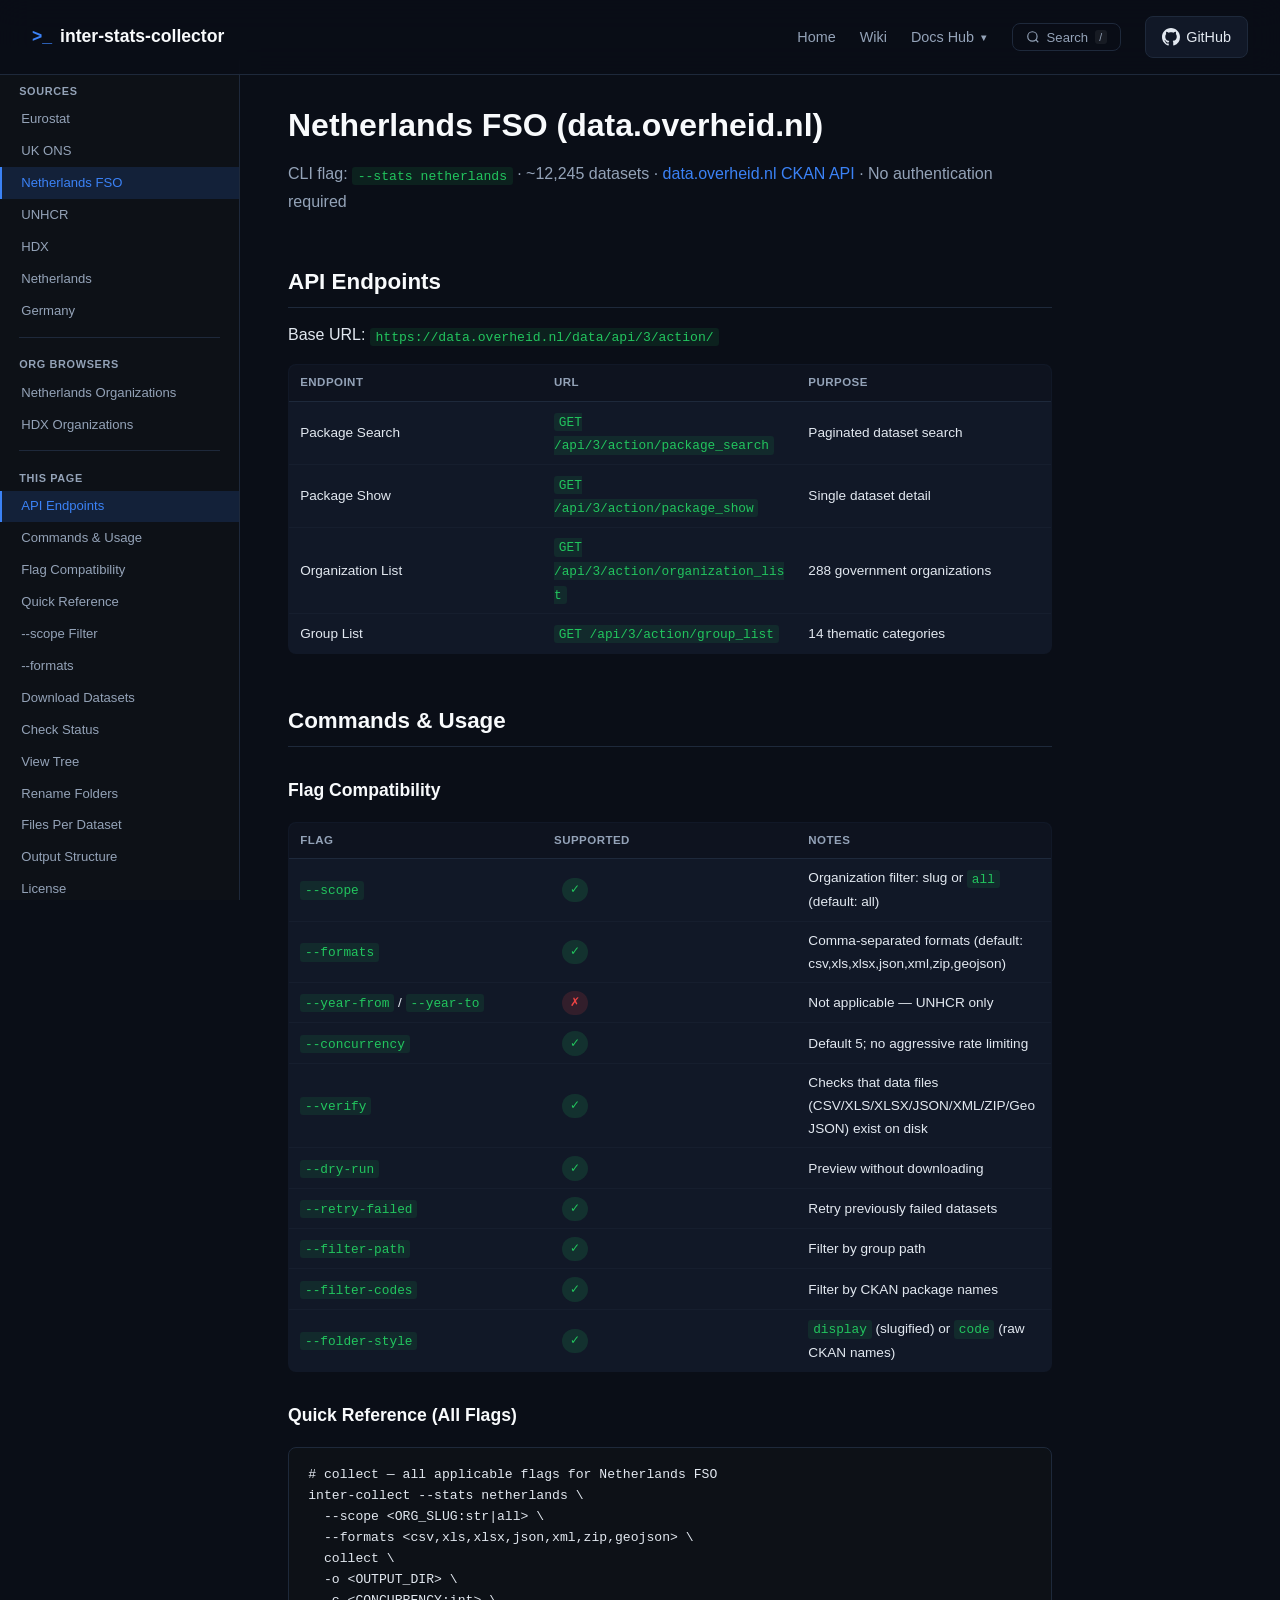
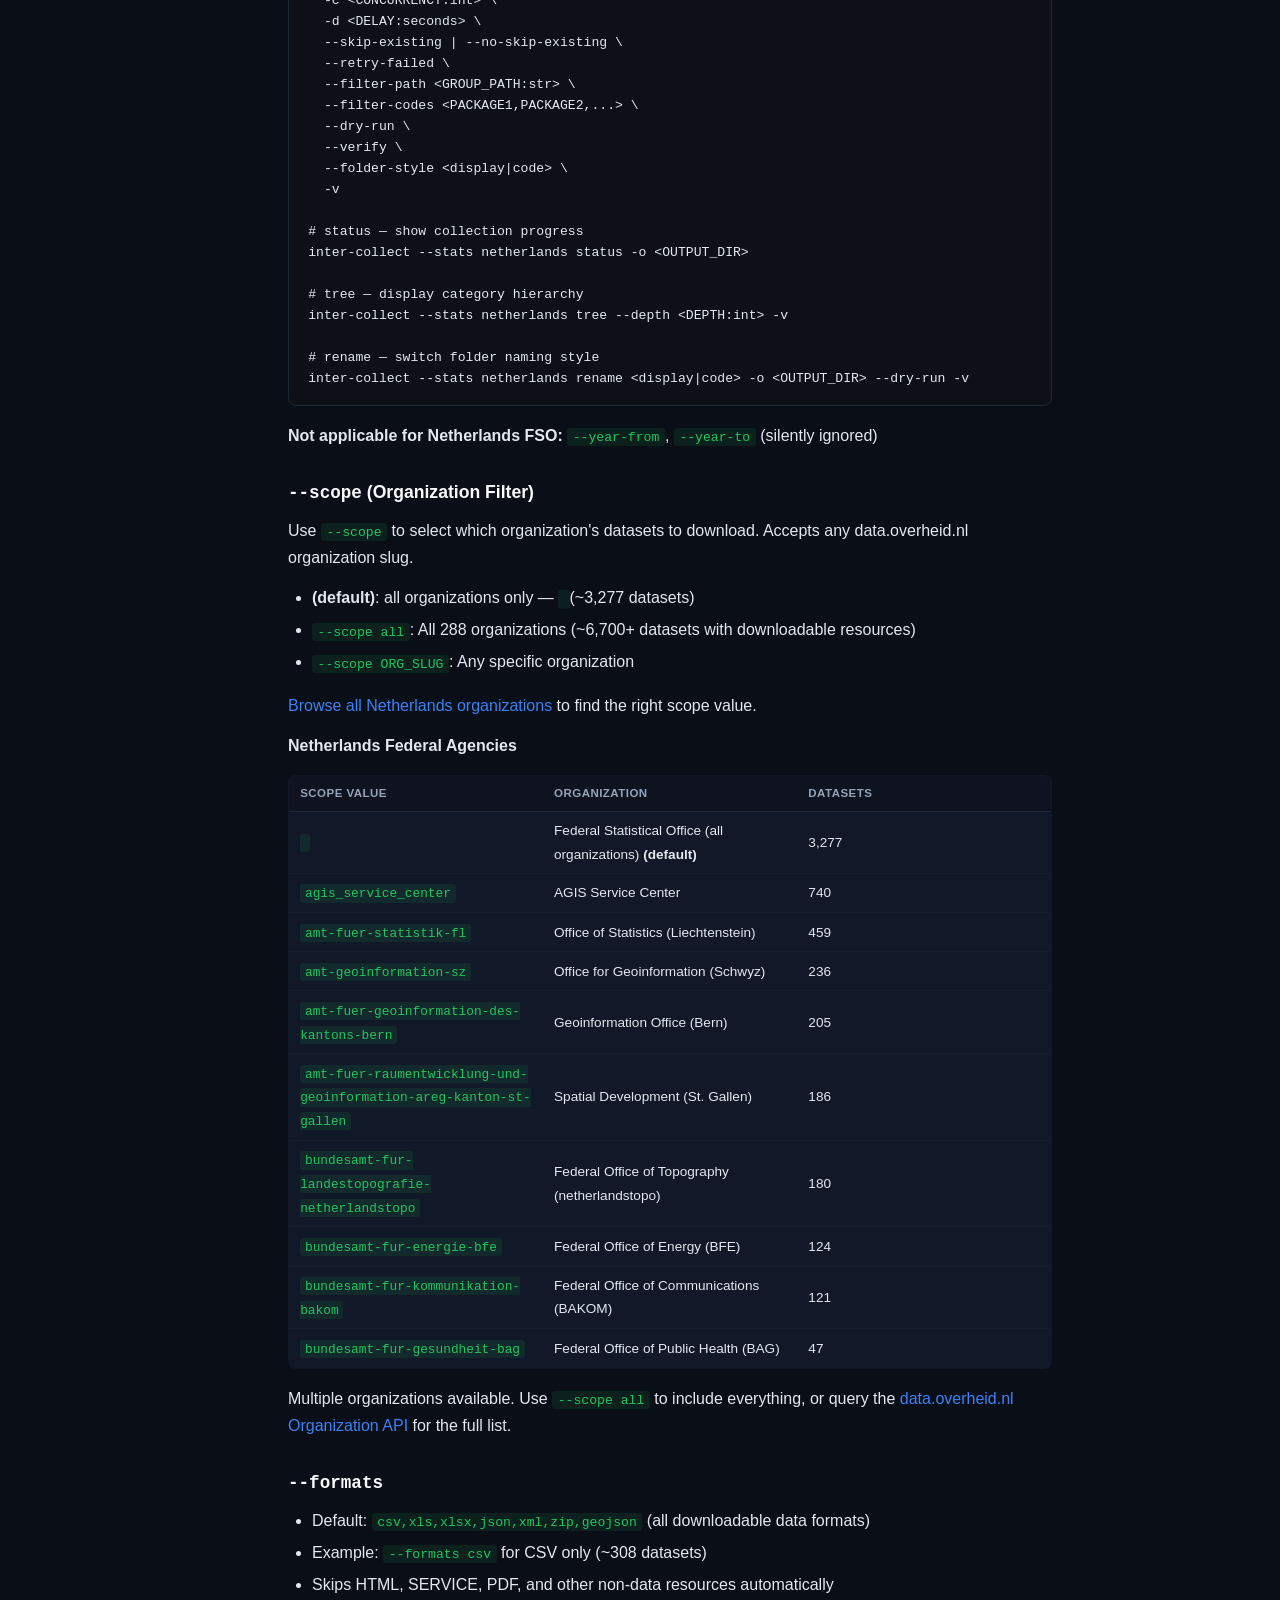
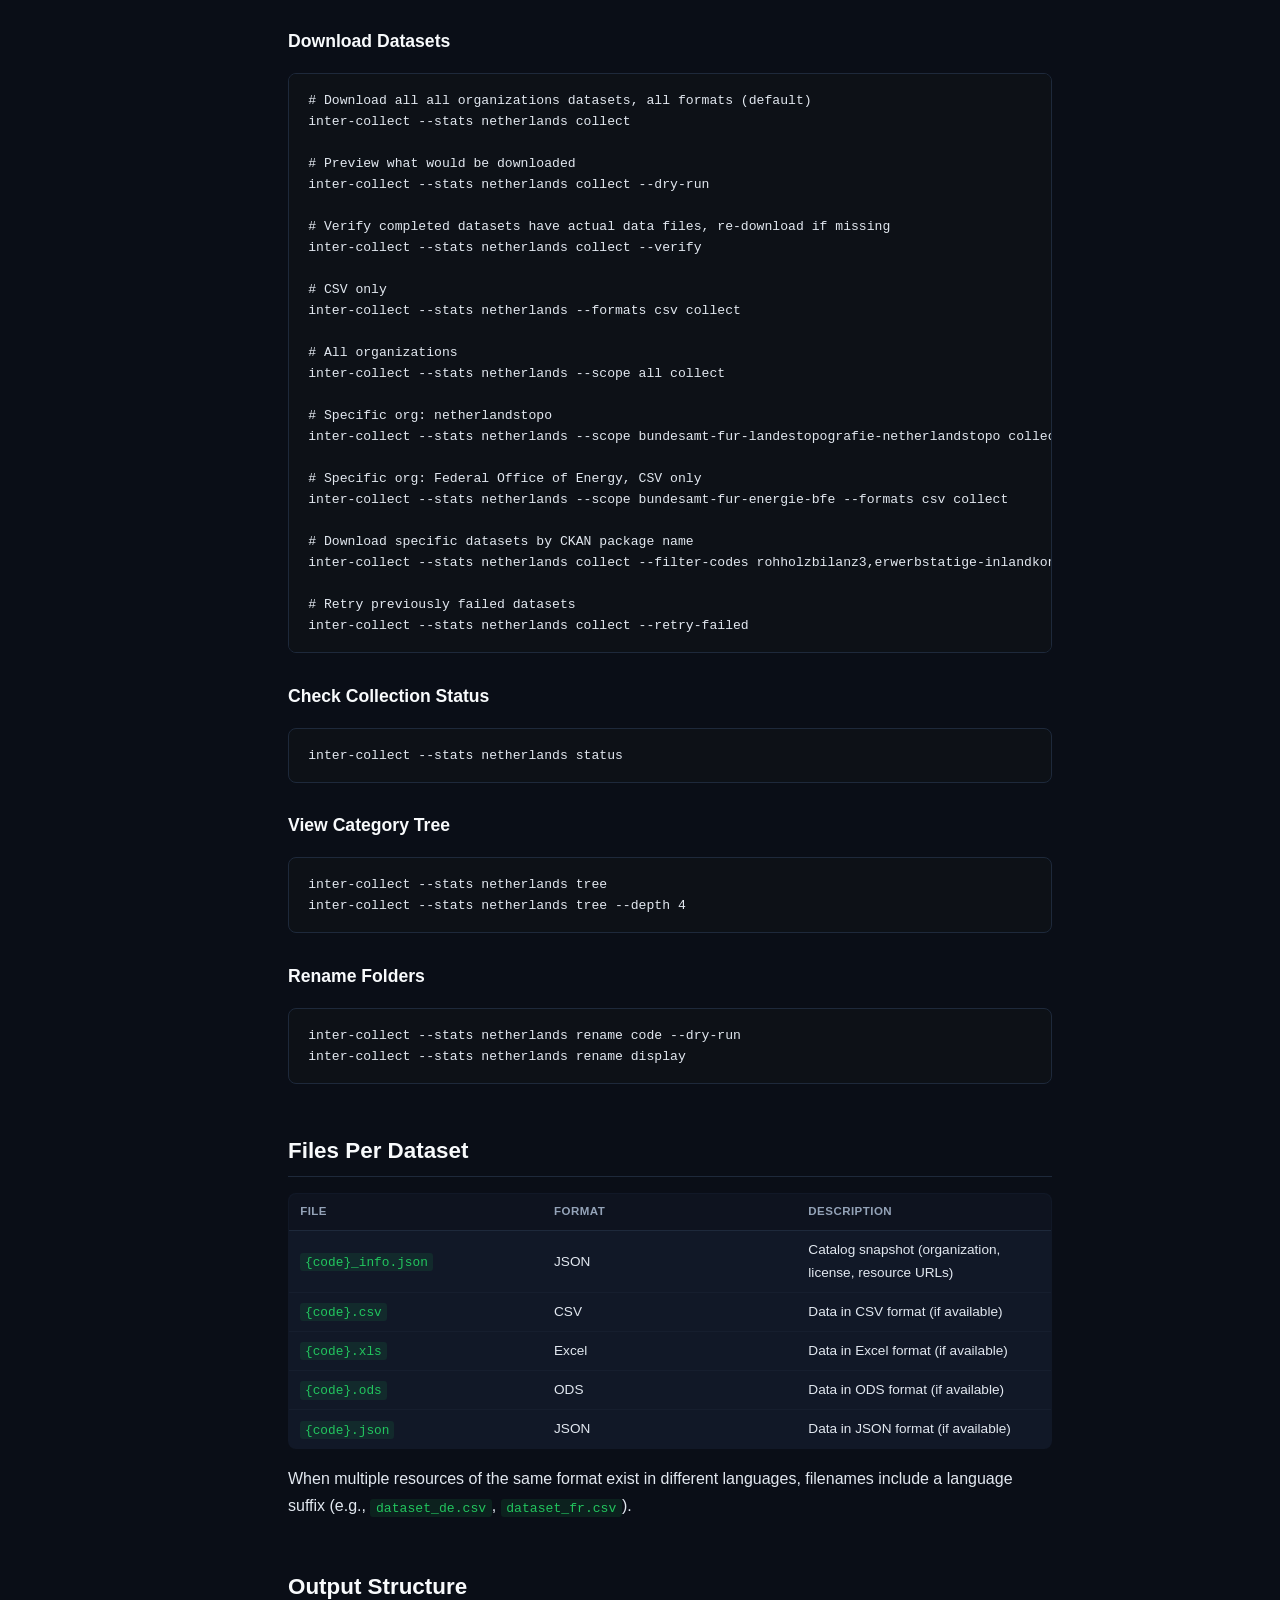
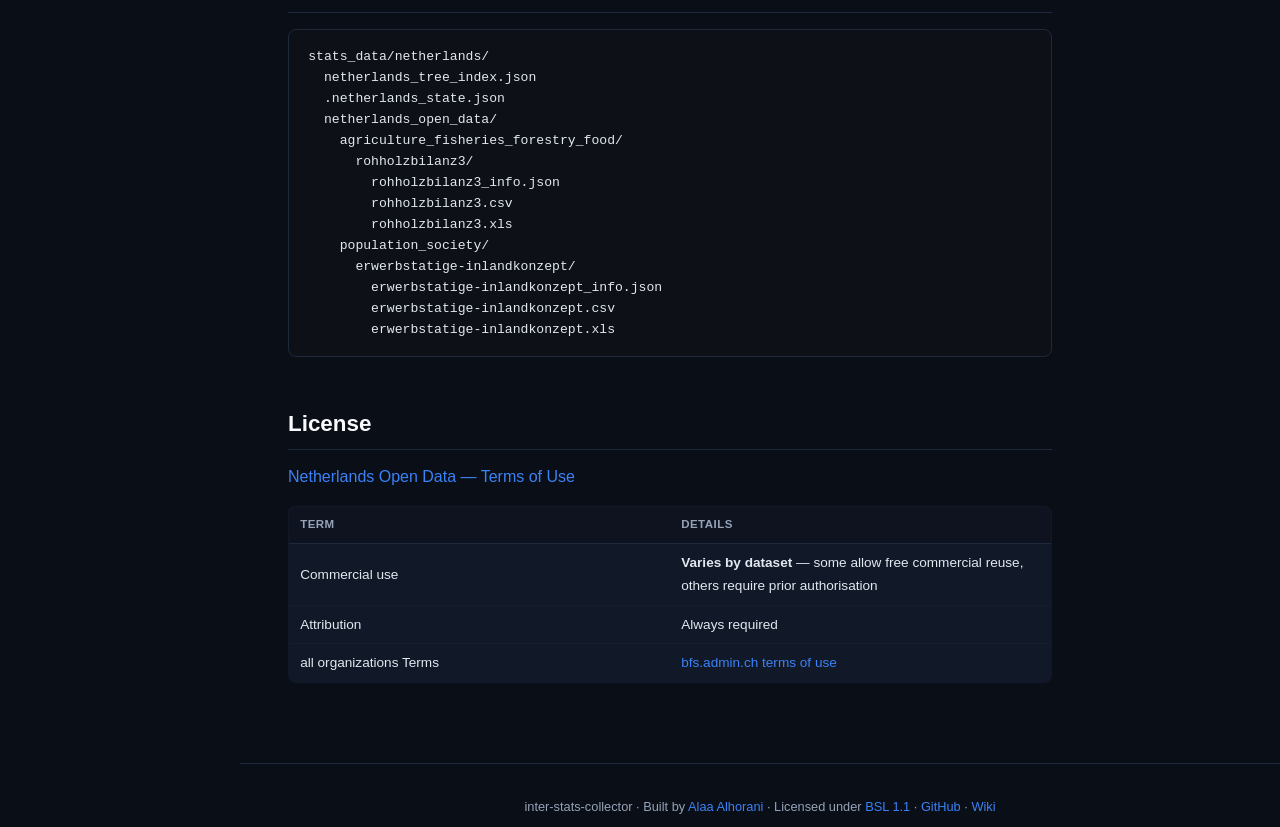
<file: docs/docs-netherlands.html>
<!DOCTYPE html>
<html lang="en">
<head>
  <meta charset="UTF-8">
  <meta name="viewport" content="width=device-width, initial-scale=1.0">
  <link rel="icon" type="image/svg+xml" href="[data-uri]">
  <title>Download Netherlands Open Data — data.overheid.nl Collector</title>
  <meta name="description" content="Netherlands Open Data (data.overheid.nl) source documentation for inter-collect: ~6,699 datasets via the CKAN API.">
  <link rel="canonical" href="https://compufreq.github.io/inter-stats-collector/docs-netherlands.html">
  <link rel="stylesheet" href="docs.css">
  <meta property="og:type" content="website">
  <meta property="og:title" content="Download Netherlands Open Data — data.overheid.nl Collector">
  <meta property="og:description" content="Download 3,200+ Netherlands datasets from data.overheid.nl CKAN API. Filter by organization with --scope, choose formats with --formats. 288 organizations.">
  <meta property="og:url" content="https://compufreq.github.io/inter-stats-collector/docs-netherlands.html">
  <meta property="og:site_name" content="Inter Stats Collector">
  <meta name="twitter:card" content="summary">
  <meta name="twitter:title" content="Download Netherlands Open Data — data.overheid.nl Collector">
  <meta name="twitter:description" content="Download 3,200+ Netherlands datasets from data.overheid.nl CKAN API. Filter by organization with --scope, choose formats with --formats. 288 organizations.">
  <meta name="keywords" content="Netherlands open data, data.overheid.nl, all organizations, CKAN API, Netherlands statistics, bulk download, Federal Statistical Office">
  <meta name="robots" content="index, follow">
  <script type="application/ld+json">
  {
    "@context": "https://schema.org",
    "@type": "TechArticle",
    "name": "Netherlands FSO Data Source Documentation",
    "description": "Download 3,200+ Netherlands datasets from data.overheid.nl CKAN API. Filter by organization with --scope, choose formats with --formats. 288 organizations.",
    "url": "https://compufreq.github.io/inter-stats-collector/docs-netherlands.html",
    "isPartOf": {
      "@type": "WebSite",
      "name": "Inter Stats Collector",
      "url": "https://compufreq.github.io/inter-stats-collector/"
    },
    "author": {
      "@type": "Person",
      "name": "Alaa Alhorani"
    }
  }
  </script>
</head>
<body>

<nav>
  <a href="./" class="logo"><span>&gt;_</span> inter-stats-collector</a>
  <button class="burger" id="burger" aria-label="Menu">
    <svg class="burger-icon" viewBox="0 0 24 24"><line x1="3" y1="6" x2="21" y2="6"/><line x1="3" y1="12" x2="21" y2="12"/><line x1="3" y1="18" x2="21" y2="18"/></svg>
    <svg class="close-icon" viewBox="0 0 24 24"><line x1="6" y1="6" x2="18" y2="18"/><line x1="6" y1="18" x2="18" y2="6"/></svg>
  </button>
  <div class="links" id="nav-links">
    <a href="./">Home</a>
    <a href="https://github.com/compufreq/inter-stats-collector/wiki" target="_blank">Wiki</a>
    <div class="dropdown">
      <button class="dropdown-toggle">Docs Hub <span class="caret">&#9660;</span></button>
      <div class="dropdown-menu">
        <a href="docs-cli.html">CLI Reference</a>
        <div class="dd-sep"></div>
        <a href="docs-eurostat.html">Eurostat</a>
        <a href="docs-ons.html">UK ONS</a>
        <a href="docs-netherlands.html">Netherlands FSO</a>
        <a href="docs-unhcr.html">UNHCR</a>
        <a href="docs-hdx.html">HDX</a>
        <div class="dd-sep"></div>
        <a href="netherlands-orgs.html">Netherlands Organizations</a>
        <a href="hdx-orgs.html">HDX Organizations</a>
      </div>
    </div>
    <a href="https://github.com/compufreq/inter-stats-collector" class="gh-btn"><svg viewBox="0 0 16 16"><path d="M8 0C3.58 0 0 3.58 0 8c0 3.54 2.29 6.53 5.47 7.59.4.07.55-.17.55-.38 0-.19-.01-.82-.01-1.49-2.01.37-2.53-.49-2.69-.94-.09-.23-.48-.94-.82-1.13-.28-.15-.68-.52-.01-.53.63-.01 1.08.58 1.23.82.72 1.21 1.87.87 2.33.66.07-.52.28-.87.51-1.07-1.78-.2-3.64-.89-3.64-3.95 0-.87.31-1.59.82-2.15-.08-.2-.36-1.02.08-2.12 0 0 .67-.21 2.2.82.64-.18 1.32-.27 2-.27.68 0 1.36.09 2 .27 1.53-1.04 2.2-.82 2.2-.82.44 1.1.16 1.92.08 2.12.51.56.82 1.27.82 2.15 0 3.07-1.87 3.75-3.65 3.95.29.25.54.73.54 1.48 0 1.07-.01 1.93-.01 2.2 0 .21.15.46.55.38A8.013 8.013 0 0016 8c0-4.42-3.58-8-8-8z"/></svg>GitHub</a>
  </div>
</nav>


<div class="doc-layout">
  <aside class="sidebar">
    <div class="group">Sources</div>
    <a href="docs-eurostat.html">Eurostat</a>
    <a href="docs-ons.html">UK ONS</a>
    <a href="docs-netherlands.html" class="active">Netherlands FSO</a>
    <a href="docs-unhcr.html">UNHCR</a>
    <a href="docs-hdx.html">HDX</a>
    <a href="docs-netherlands.html">Netherlands</a>
    <a href="docs-germany.html">Germany</a>
    <div class="sep"></div>
    <div class="group">Org Browsers</div>
    <a href="netherlands-orgs.html">Netherlands Organizations</a>
    <a href="hdx-orgs.html">HDX Organizations</a>
    <div class="sep"></div>
    <div class="group">This Page</div>
    <a href="#api-endpoints">API Endpoints</a>
    <a href="#commands-usage">Commands &amp; Usage</a>
    <a href="#flag-compatibility">Flag Compatibility</a>
    <a href="#quick-reference-all-flags">Quick Reference</a>
    <a href="#scope-organization-filter">--scope Filter</a>
    <a href="#formats">--formats</a>
    <a href="#download-datasets">Download Datasets</a>
    <a href="#check-collection-status">Check Status</a>
    <a href="#view-category-tree">View Tree</a>
    <a href="#rename-folders">Rename Folders</a>
    <a href="#files-per-dataset">Files Per Dataset</a>
    <a href="#output-structure">Output Structure</a>
    <a href="#license">License</a>
  </aside>

  <main class="doc-content">
    <h1>Netherlands FSO (data.overheid.nl)</h1>
    <p class="subtitle">CLI flag: <code>--stats netherlands</code> &middot; ~12,245 datasets &middot; <a href="https://data.overheid.nl/en">data.overheid.nl CKAN API</a> &middot; No authentication required</p>

    <h2 id="api-endpoints">API Endpoints</h2>
    <p>Base URL: <code>https://data.overheid.nl/data/api/3/action/</code></p>
    <table>
      <tr><th>Endpoint</th><th>URL</th><th>Purpose</th></tr>
      <tr><td>Package Search</td><td><code>GET /api/3/action/package_search</code></td><td>Paginated dataset search</td></tr>
      <tr><td>Package Show</td><td><code>GET /api/3/action/package_show</code></td><td>Single dataset detail</td></tr>
      <tr><td>Organization List</td><td><code>GET /api/3/action/organization_list</code></td><td>288 government organizations</td></tr>
      <tr><td>Group List</td><td><code>GET /api/3/action/group_list</code></td><td>14 thematic categories</td></tr>
    </table>

    <h2 id="commands-usage">Commands &amp; Usage</h2>

    <h3 id="flag-compatibility">Flag Compatibility</h3>
    <table>
      <tr><th>Flag</th><th>Supported</th><th>Notes</th></tr>
      <tr><td><code>--scope</code></td><td><span class="badge badge-yes">&#10003;</span></td><td>Organization filter: slug or <code>all</code> (default: all)</td></tr>
      <tr><td><code>--formats</code></td><td><span class="badge badge-yes">&#10003;</span></td><td>Comma-separated formats (default: csv,xls,xlsx,json,xml,zip,geojson)</td></tr>
      <tr><td><code>--year-from</code> / <code>--year-to</code></td><td><span class="badge badge-no">&#10007;</span></td><td>Not applicable — UNHCR only</td></tr>
      <tr><td><code>--concurrency</code></td><td><span class="badge badge-yes">&#10003;</span></td><td>Default 5; no aggressive rate limiting</td></tr>
      <tr><td><code>--verify</code></td><td><span class="badge badge-yes">&#10003;</span></td><td>Checks that data files (CSV/XLS/XLSX/JSON/XML/ZIP/GeoJSON) exist on disk</td></tr>
      <tr><td><code>--dry-run</code></td><td><span class="badge badge-yes">&#10003;</span></td><td>Preview without downloading</td></tr>
      <tr><td><code>--retry-failed</code></td><td><span class="badge badge-yes">&#10003;</span></td><td>Retry previously failed datasets</td></tr>
      <tr><td><code>--filter-path</code></td><td><span class="badge badge-yes">&#10003;</span></td><td>Filter by group path</td></tr>
      <tr><td><code>--filter-codes</code></td><td><span class="badge badge-yes">&#10003;</span></td><td>Filter by CKAN package names</td></tr>
      <tr><td><code>--folder-style</code></td><td><span class="badge badge-yes">&#10003;</span></td><td><code>display</code> (slugified) or <code>code</code> (raw CKAN names)</td></tr>
    </table>

    <h3 id="quick-reference-all-flags">Quick Reference (All Flags)</h3>
    <pre><code># collect — all applicable flags for Netherlands FSO
inter-collect --stats netherlands \
  --scope &lt;ORG_SLUG:str|all&gt; \
  --formats &lt;csv,xls,xlsx,json,xml,zip,geojson&gt; \
  collect \
  -o &lt;OUTPUT_DIR&gt; \
  -c &lt;CONCURRENCY:int&gt; \
  -d &lt;DELAY:seconds&gt; \
  --skip-existing | --no-skip-existing \
  --retry-failed \
  --filter-path &lt;GROUP_PATH:str&gt; \
  --filter-codes &lt;PACKAGE1,PACKAGE2,...&gt; \
  --dry-run \
  --verify \
  --folder-style &lt;display|code&gt; \
  -v

# status — show collection progress
inter-collect --stats netherlands status -o &lt;OUTPUT_DIR&gt;

# tree — display category hierarchy
inter-collect --stats netherlands tree --depth &lt;DEPTH:int&gt; -v

# rename — switch folder naming style
inter-collect --stats netherlands rename &lt;display|code&gt; -o &lt;OUTPUT_DIR&gt; --dry-run -v</code></pre>
    <p><strong>Not applicable for Netherlands FSO:</strong> <code>--year-from</code>, <code>--year-to</code> (silently ignored)</p>

    <h3 id="scope-organization-filter"><code>--scope</code> (Organization Filter)</h3>
    <p>Use <code>--scope</code> to select which organization's datasets to download. Accepts any data.overheid.nl organization slug.</p>
    <ul>
      <li><strong>(default)</strong>: all organizations only — <code></code> (~3,277 datasets)</li>
      <li><code>--scope all</code>: All 288 organizations (~6,700+ datasets with downloadable resources)</li>
      <li><code>--scope ORG_SLUG</code>: Any specific organization</li>
    </ul>
    <p><a href="netherlands-orgs.html">Browse all Netherlands organizations</a> to find the right scope value.</p>

    <h4>Netherlands Federal Agencies</h4>
    <table>
      <tr><th>Scope Value</th><th>Organization</th><th>Datasets</th></tr>
      <tr><td><code></code></td><td>Federal Statistical Office (all organizations) <strong>(default)</strong></td><td>3,277</td></tr>
      <tr><td><code>agis_service_center</code></td><td>AGIS Service Center</td><td>740</td></tr>
      <tr><td><code>amt-fuer-statistik-fl</code></td><td>Office of Statistics (Liechtenstein)</td><td>459</td></tr>
      <tr><td><code>amt-geoinformation-sz</code></td><td>Office for Geoinformation (Schwyz)</td><td>236</td></tr>
      <tr><td><code>amt-fuer-geoinformation-des-kantons-bern</code></td><td>Geoinformation Office (Bern)</td><td>205</td></tr>
      <tr><td><code>amt-fuer-raumentwicklung-und-geoinformation-areg-kanton-st-gallen</code></td><td>Spatial Development (St. Gallen)</td><td>186</td></tr>
      <tr><td><code>bundesamt-fur-landestopografie-netherlandstopo</code></td><td>Federal Office of Topography (netherlandstopo)</td><td>180</td></tr>
      <tr><td><code>bundesamt-fur-energie-bfe</code></td><td>Federal Office of Energy (BFE)</td><td>124</td></tr>
      <tr><td><code>bundesamt-fur-kommunikation-bakom</code></td><td>Federal Office of Communications (BAKOM)</td><td>121</td></tr>
      <tr><td><code>bundesamt-fur-gesundheit-bag</code></td><td>Federal Office of Public Health (BAG)</td><td>47</td></tr>
    </table>
    <p>Multiple organizations available. Use <code>--scope all</code> to include everything, or query the <a href="https://data.overheid.nl/data/api/3/action/organization_list?all_fields=true">data.overheid.nl Organization API</a> for the full list.</p>

    <h3 id="formats"><code>--formats</code></h3>
    <ul>
      <li>Default: <code>csv,xls,xlsx,json,xml,zip,geojson</code> (all downloadable data formats)</li>
      <li>Example: <code>--formats csv</code> for CSV only (~308 datasets)</li>
      <li>Skips HTML, SERVICE, PDF, and other non-data resources automatically</li>
    </ul>

    <h3 id="download-datasets">Download Datasets</h3>
    <pre><code># Download all all organizations datasets, all formats (default)
inter-collect --stats netherlands collect

# Preview what would be downloaded
inter-collect --stats netherlands collect --dry-run

# Verify completed datasets have actual data files, re-download if missing
inter-collect --stats netherlands collect --verify

# CSV only
inter-collect --stats netherlands --formats csv collect

# All organizations
inter-collect --stats netherlands --scope all collect

# Specific org: netherlandstopo
inter-collect --stats netherlands --scope bundesamt-fur-landestopografie-netherlandstopo collect

# Specific org: Federal Office of Energy, CSV only
inter-collect --stats netherlands --scope bundesamt-fur-energie-bfe --formats csv collect

# Download specific datasets by CKAN package name
inter-collect --stats netherlands collect --filter-codes rohholzbilanz3,erwerbstatige-inlandkonzept

# Retry previously failed datasets
inter-collect --stats netherlands collect --retry-failed</code></pre>

    <h3 id="check-collection-status">Check Collection Status</h3>
    <pre><code>inter-collect --stats netherlands status</code></pre>

    <h3 id="view-category-tree">View Category Tree</h3>
    <pre><code>inter-collect --stats netherlands tree
inter-collect --stats netherlands tree --depth 4</code></pre>

    <h3 id="rename-folders">Rename Folders</h3>
    <pre><code>inter-collect --stats netherlands rename code --dry-run
inter-collect --stats netherlands rename display</code></pre>

    <h2 id="files-per-dataset">Files Per Dataset</h2>
    <table>
      <tr><th>File</th><th>Format</th><th>Description</th></tr>
      <tr><td><code>{code}_info.json</code></td><td>JSON</td><td>Catalog snapshot (organization, license, resource URLs)</td></tr>
      <tr><td><code>{code}.csv</code></td><td>CSV</td><td>Data in CSV format (if available)</td></tr>
      <tr><td><code>{code}.xls</code></td><td>Excel</td><td>Data in Excel format (if available)</td></tr>
      <tr><td><code>{code}.ods</code></td><td>ODS</td><td>Data in ODS format (if available)</td></tr>
      <tr><td><code>{code}.json</code></td><td>JSON</td><td>Data in JSON format (if available)</td></tr>
    </table>
    <p>When multiple resources of the same format exist in different languages, filenames include a language suffix (e.g., <code>dataset_de.csv</code>, <code>dataset_fr.csv</code>).</p>

    <h2 id="output-structure">Output Structure</h2>
    <pre>stats_data/netherlands/
  netherlands_tree_index.json
  .netherlands_state.json
  netherlands_open_data/
    agriculture_fisheries_forestry_food/
      rohholzbilanz3/
        rohholzbilanz3_info.json
        rohholzbilanz3.csv
        rohholzbilanz3.xls
    population_society/
      erwerbstatige-inlandkonzept/
        erwerbstatige-inlandkonzept_info.json
        erwerbstatige-inlandkonzept.csv
        erwerbstatige-inlandkonzept.xls</pre>

    <h2 id="license">License</h2>
    <p><a href="https://data.overheid.nl/en">Netherlands Open Data — Terms of Use</a></p>
    <table>
      <tr><th>Term</th><th>Details</th></tr>
      <tr><td>Commercial use</td><td><strong>Varies by dataset</strong> — some allow free commercial reuse, others require prior authorisation</td></tr>
      <tr><td>Attribution</td><td>Always required</td></tr>
      <tr><td>all organizations Terms</td><td><a href="https://www.bfs.admin.ch/bfs/en/home/fso/netherlands-federal-statistical-office/terms-of-use.html">bfs.admin.ch terms of use</a></td></tr>
    </table>
  </main>
</div>

<footer>
  <p>inter-stats-collector &middot; Built by <a href="https://github.com/compufreq">Alaa Alhorani</a> &middot; Licensed under <a href="https://github.com/compufreq/inter-stats-collector/blob/main/LICENSE">BSL 1.1</a> &middot; <a href="https://github.com/compufreq/inter-stats-collector">GitHub</a> &middot; <a href="https://github.com/compufreq/inter-stats-collector/wiki">Wiki</a></p>
</footer>

<button class="sidebar-toggle" aria-label="Toggle sidebar">&#9776;</button>
<script src="docs.js"></script>
</body>
</html>
</file>
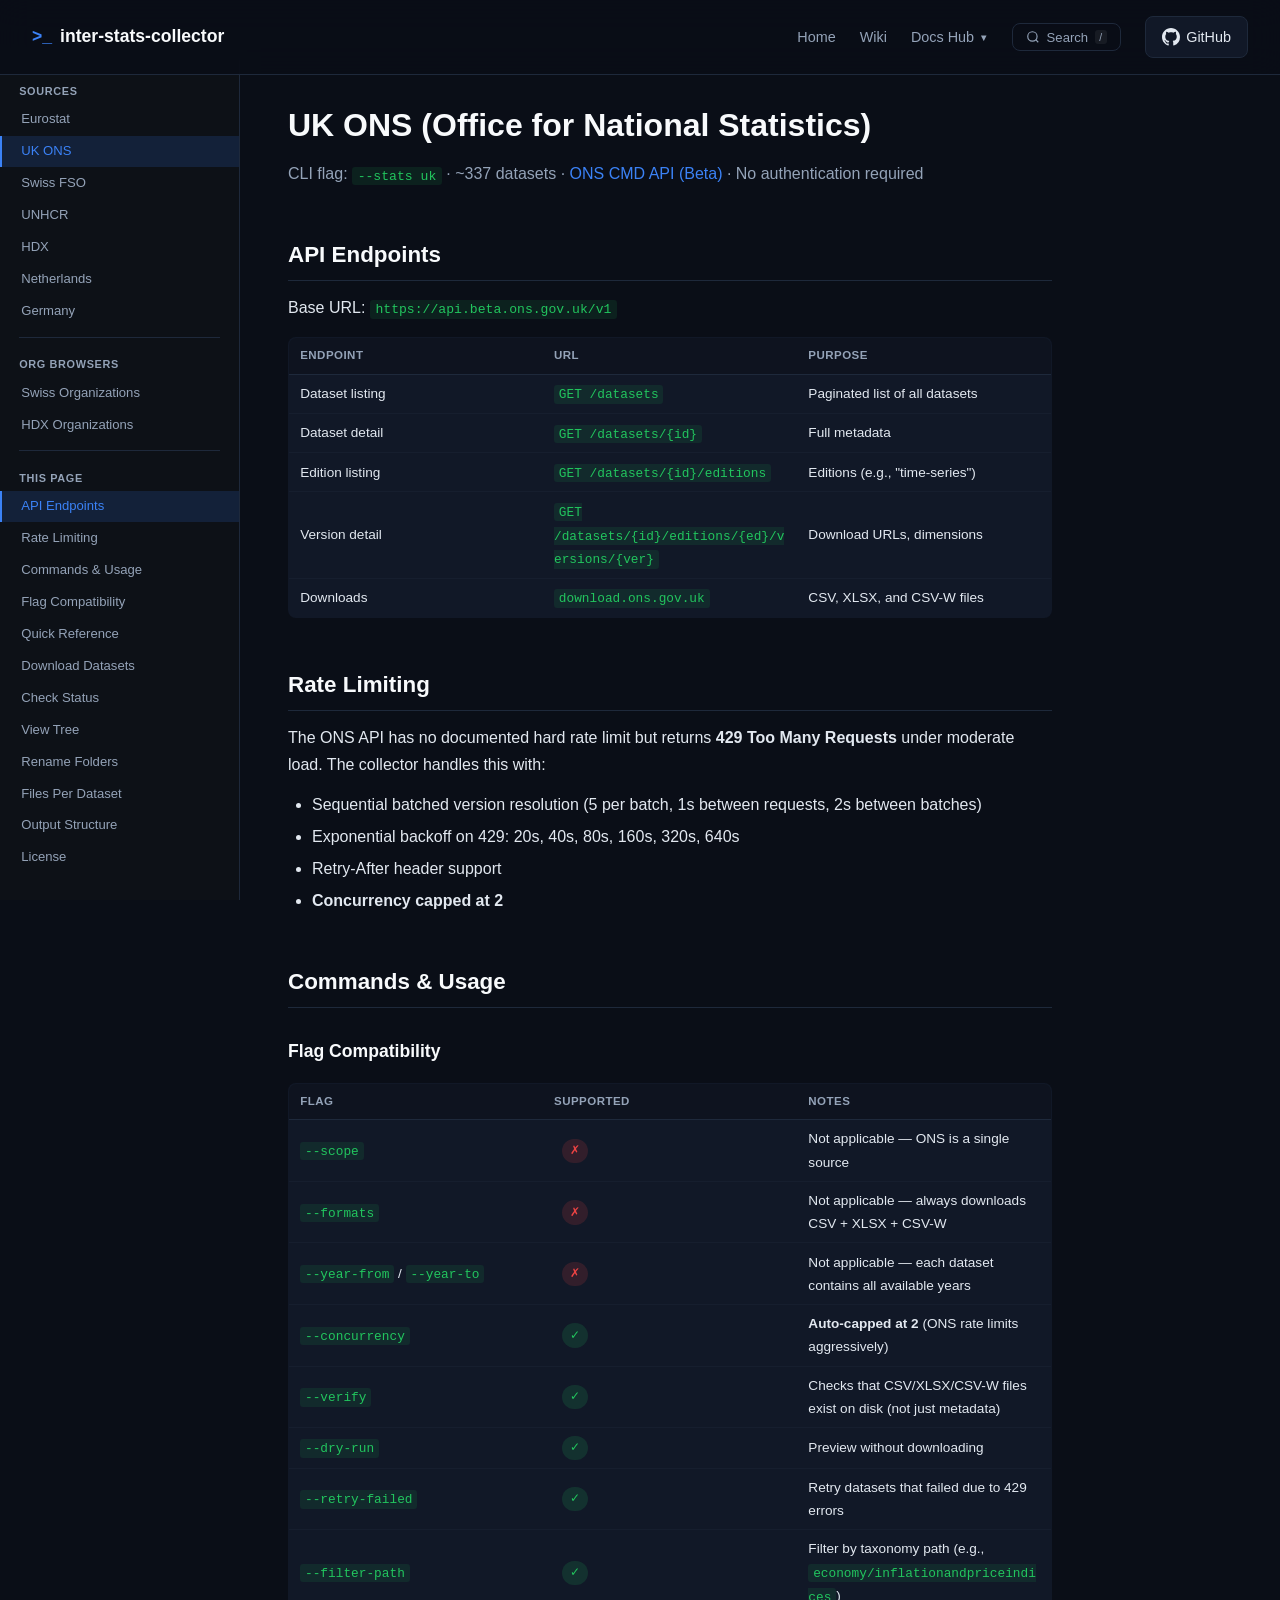
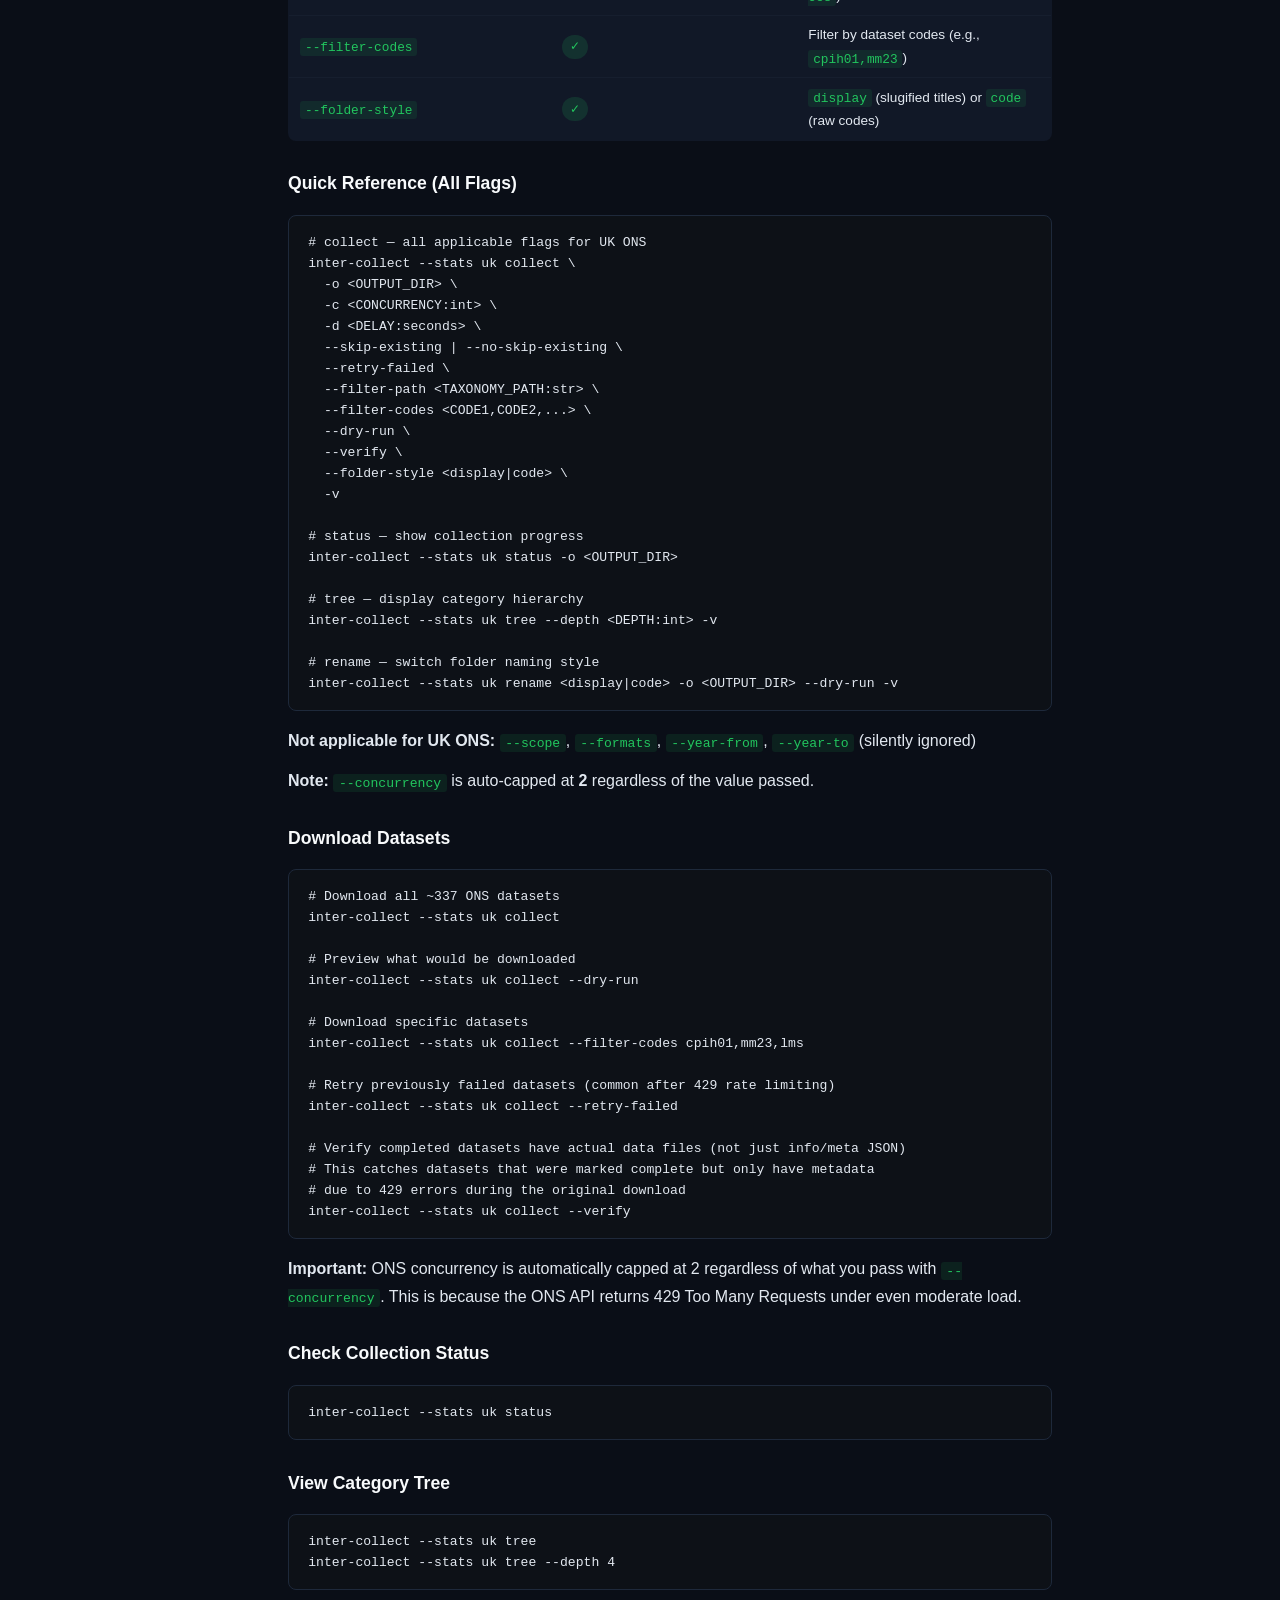
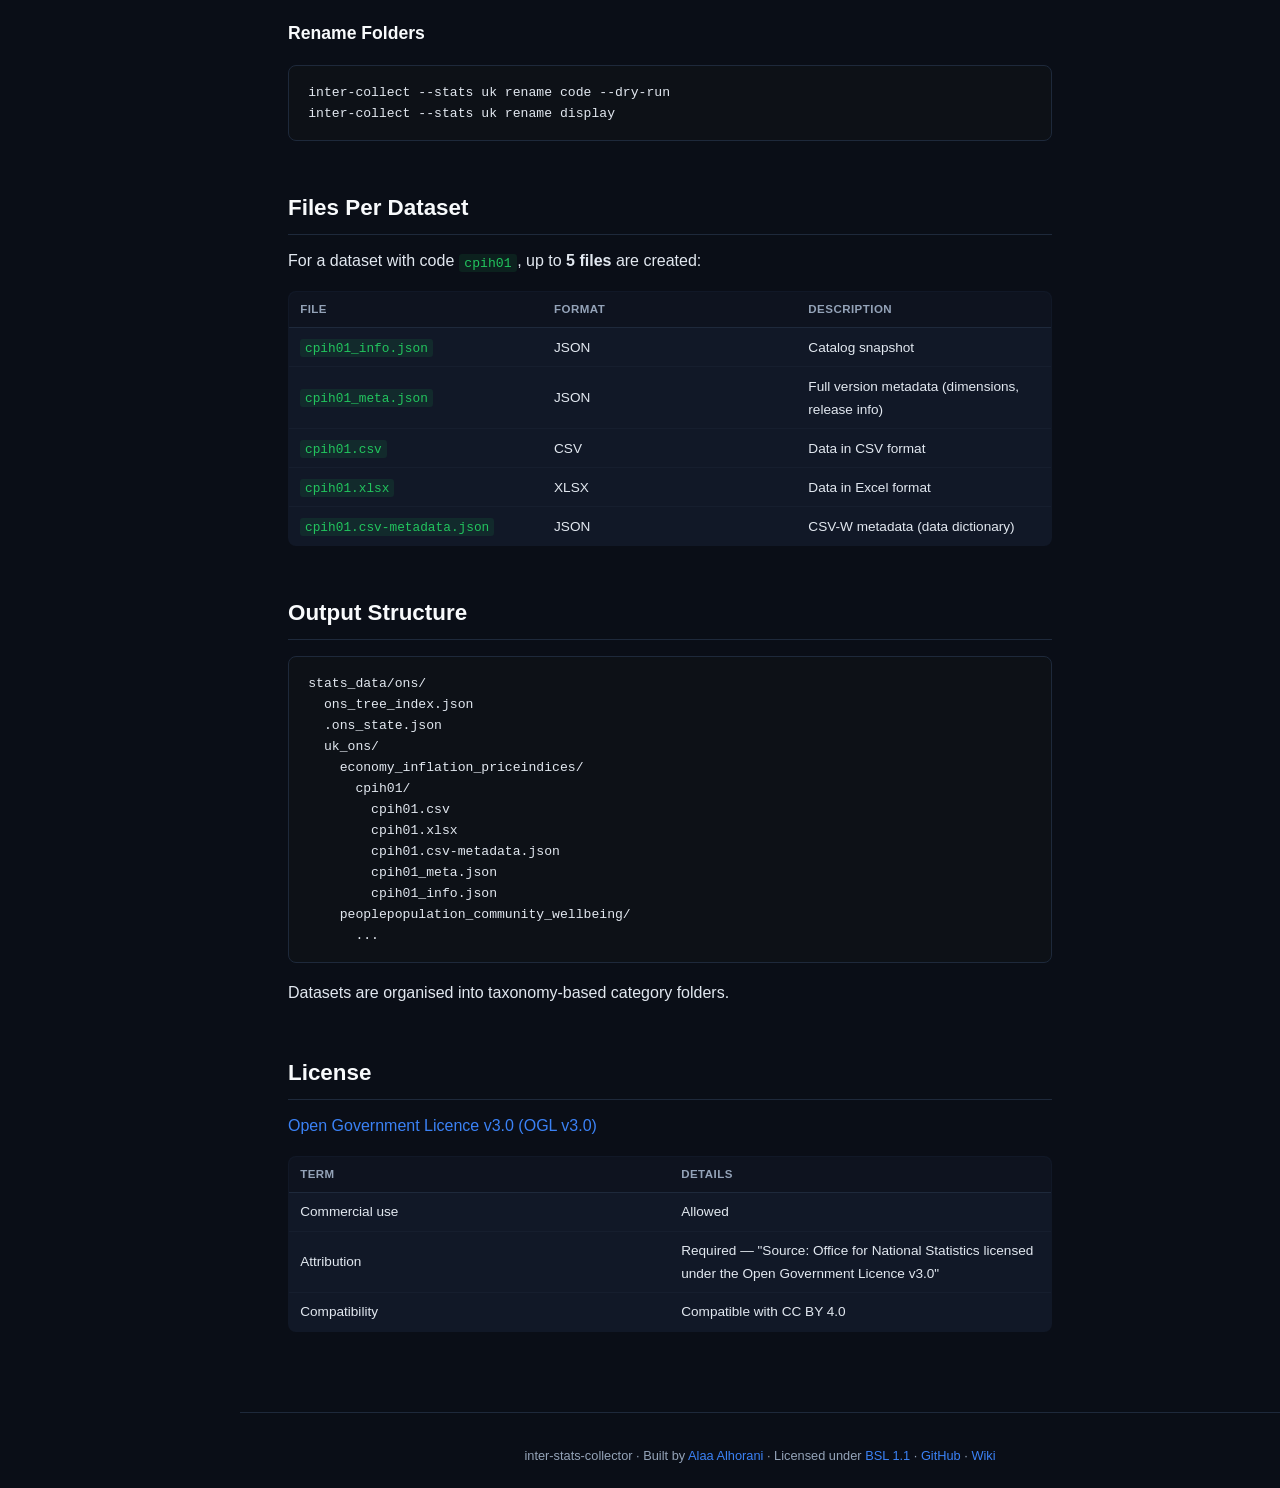
<file: docs/docs-ons.html>
<!DOCTYPE html>
<html lang="en">
<head>
  <meta charset="UTF-8">
  <meta name="viewport" content="width=device-width, initial-scale=1.0">
  <link rel="icon" type="image/svg+xml" href="[data-uri]">
  <title>Download UK ONS Data — Python Statistical Collector</title>
  <meta name="description" content="Download 337 UK ONS datasets via CMD API. CSV, XLSX, CSV-W metadata. Rate limit handling with 429 retry and exponential backoff.">
  <link rel="canonical" href="https://compufreq.github.io/inter-stats-collector/docs-ons.html">
  <link rel="stylesheet" href="docs.css">
  <meta property="og:type" content="website">
  <meta property="og:title" content="Download UK ONS Data — Python Statistical Collector">
  <meta property="og:description" content="Download 337 UK ONS datasets via CMD API. CSV, XLSX, CSV-W metadata. Rate limit handling with 429 retry and exponential backoff.">
  <meta property="og:url" content="https://compufreq.github.io/inter-stats-collector/docs-ons.html">
  <meta property="og:site_name" content="Inter Stats Collector">
  <meta name="twitter:card" content="summary">
  <meta name="twitter:title" content="Download UK ONS Data — Python Statistical Collector">
  <meta name="twitter:description" content="Download 337 UK ONS datasets via CMD API. CSV, XLSX, CSV-W metadata. Rate limit handling with 429 retry and exponential backoff.">
  <meta name="keywords" content="UK ONS data download, Office for National Statistics, CMD API, UK statistics, bulk download">
  <meta name="robots" content="index, follow">
  <script type="application/ld+json">
  {
    "@context": "https://schema.org",
    "@type": "TechArticle",
    "name": "UK ONS Data Source Documentation",
    "description": "Download 337 UK ONS datasets via CMD API. CSV, XLSX, CSV-W metadata. Rate limit handling with 429 retry and exponential backoff.",
    "url": "https://compufreq.github.io/inter-stats-collector/docs-ons.html",
    "isPartOf": {
      "@type": "WebSite",
      "name": "Inter Stats Collector",
      "url": "https://compufreq.github.io/inter-stats-collector/"
    },
    "author": {
      "@type": "Person",
      "name": "Alaa Alhorani"
    }
  }
  </script>
</head>
<body>

<nav>
  <a href="./" class="logo"><span>&gt;_</span> inter-stats-collector</a>
  <button class="burger" id="burger" aria-label="Menu">
    <svg class="burger-icon" viewBox="0 0 24 24"><line x1="3" y1="6" x2="21" y2="6"/><line x1="3" y1="12" x2="21" y2="12"/><line x1="3" y1="18" x2="21" y2="18"/></svg>
    <svg class="close-icon" viewBox="0 0 24 24"><line x1="6" y1="6" x2="18" y2="18"/><line x1="6" y1="18" x2="18" y2="6"/></svg>
  </button>
  <div class="links" id="nav-links">
    <a href="./">Home</a>
    <a href="https://github.com/compufreq/inter-stats-collector/wiki" target="_blank">Wiki</a>
    <div class="dropdown">
      <button class="dropdown-toggle">Docs Hub <span class="caret">&#9660;</span></button>
      <div class="dropdown-menu">
        <a href="docs-cli.html">CLI Reference</a>
        <div class="dd-sep"></div>
        <a href="docs-eurostat.html">Eurostat</a>
        <a href="docs-ons.html">UK ONS</a>
        <a href="docs-swiss.html">Swiss FSO</a>
        <a href="docs-unhcr.html">UNHCR</a>
        <a href="docs-hdx.html">HDX</a>
        <a href="docs-netherlands.html">Netherlands</a>
        <a href="docs-germany.html">Germany</a>
        <div class="dd-sep"></div>
        <a href="swiss-orgs.html">Swiss Organizations</a>
        <a href="hdx-orgs.html">HDX Organizations</a>
      </div>
    </div>
    <a href="https://github.com/compufreq/inter-stats-collector" class="gh-btn"><svg viewBox="0 0 16 16"><path d="M8 0C3.58 0 0 3.58 0 8c0 3.54 2.29 6.53 5.47 7.59.4.07.55-.17.55-.38 0-.19-.01-.82-.01-1.49-2.01.37-2.53-.49-2.69-.94-.09-.23-.48-.94-.82-1.13-.28-.15-.68-.52-.01-.53.63-.01 1.08.58 1.23.82.72 1.21 1.87.87 2.33.66.07-.52.28-.87.51-1.07-1.78-.2-3.64-.89-3.64-3.95 0-.87.31-1.59.82-2.15-.08-.2-.36-1.02.08-2.12 0 0 .67-.21 2.2.82.64-.18 1.32-.27 2-.27.68 0 1.36.09 2 .27 1.53-1.04 2.2-.82 2.2-.82.44 1.1.16 1.92.08 2.12.51.56.82 1.27.82 2.15 0 3.07-1.87 3.75-3.65 3.95.29.25.54.73.54 1.48 0 1.07-.01 1.93-.01 2.2 0 .21.15.46.55.38A8.013 8.013 0 0016 8c0-4.42-3.58-8-8-8z"/></svg>GitHub</a>
  </div>
</nav>


<div class="doc-layout">
  <aside class="sidebar">
    <div class="group">Sources</div>
    <a href="docs-eurostat.html">Eurostat</a>
    <a href="docs-ons.html" class="active">UK ONS</a>
    <a href="docs-swiss.html">Swiss FSO</a>
    <a href="docs-unhcr.html">UNHCR</a>
    <a href="docs-hdx.html">HDX</a>
    <a href="docs-netherlands.html">Netherlands</a>
    <a href="docs-germany.html">Germany</a>
    <div class="sep"></div>
    <div class="group">Org Browsers</div>
    <a href="swiss-orgs.html">Swiss Organizations</a>
    <a href="hdx-orgs.html">HDX Organizations</a>
    <div class="sep"></div>
    <div class="group">This Page</div>
    <a href="#api-endpoints">API Endpoints</a>
    <a href="#rate-limiting">Rate Limiting</a>
    <a href="#commands-usage">Commands &amp; Usage</a>
    <a href="#flag-compatibility">Flag Compatibility</a>
    <a href="#quick-reference-all-flags">Quick Reference</a>
    <a href="#download-datasets">Download Datasets</a>
    <a href="#check-collection-status">Check Status</a>
    <a href="#view-category-tree">View Tree</a>
    <a href="#rename-folders">Rename Folders</a>
    <a href="#files-per-dataset">Files Per Dataset</a>
    <a href="#output-structure">Output Structure</a>
    <a href="#license">License</a>
  </aside>

  <main class="doc-content">
    <h1>UK ONS (Office for National Statistics)</h1>
    <p class="subtitle">CLI flag: <code>--stats uk</code> &middot; ~337 datasets &middot; <a href="https://api.beta.ons.gov.uk/v1">ONS CMD API (Beta)</a> &middot; No authentication required</p>

    <h2 id="api-endpoints">API Endpoints</h2>
    <p>Base URL: <code>https://api.beta.ons.gov.uk/v1</code></p>
    <table>
      <tr><th>Endpoint</th><th>URL</th><th>Purpose</th></tr>
      <tr><td>Dataset listing</td><td><code>GET /datasets</code></td><td>Paginated list of all datasets</td></tr>
      <tr><td>Dataset detail</td><td><code>GET /datasets/{id}</code></td><td>Full metadata</td></tr>
      <tr><td>Edition listing</td><td><code>GET /datasets/{id}/editions</code></td><td>Editions (e.g., "time-series")</td></tr>
      <tr><td>Version detail</td><td><code>GET /datasets/{id}/editions/{ed}/versions/{ver}</code></td><td>Download URLs, dimensions</td></tr>
      <tr><td>Downloads</td><td><code>download.ons.gov.uk</code></td><td>CSV, XLSX, and CSV-W files</td></tr>
    </table>

    <h2 id="rate-limiting">Rate Limiting</h2>
    <p>The ONS API has no documented hard rate limit but returns <strong>429 Too Many Requests</strong> under moderate load. The collector handles this with:</p>
    <ul>
      <li>Sequential batched version resolution (5 per batch, 1s between requests, 2s between batches)</li>
      <li>Exponential backoff on 429: 20s, 40s, 80s, 160s, 320s, 640s</li>
      <li>Retry-After header support</li>
      <li><strong>Concurrency capped at 2</strong></li>
    </ul>

    <h2 id="commands-usage">Commands &amp; Usage</h2>

    <h3 id="flag-compatibility">Flag Compatibility</h3>
    <table>
      <tr><th>Flag</th><th>Supported</th><th>Notes</th></tr>
      <tr><td><code>--scope</code></td><td><span class="badge badge-no">&#10007;</span></td><td>Not applicable — ONS is a single source</td></tr>
      <tr><td><code>--formats</code></td><td><span class="badge badge-no">&#10007;</span></td><td>Not applicable — always downloads CSV + XLSX + CSV-W</td></tr>
      <tr><td><code>--year-from</code> / <code>--year-to</code></td><td><span class="badge badge-no">&#10007;</span></td><td>Not applicable — each dataset contains all available years</td></tr>
      <tr><td><code>--concurrency</code></td><td><span class="badge badge-yes">&#10003;</span></td><td><strong>Auto-capped at 2</strong> (ONS rate limits aggressively)</td></tr>
      <tr><td><code>--verify</code></td><td><span class="badge badge-yes">&#10003;</span></td><td>Checks that CSV/XLSX/CSV-W files exist on disk (not just metadata)</td></tr>
      <tr><td><code>--dry-run</code></td><td><span class="badge badge-yes">&#10003;</span></td><td>Preview without downloading</td></tr>
      <tr><td><code>--retry-failed</code></td><td><span class="badge badge-yes">&#10003;</span></td><td>Retry datasets that failed due to 429 errors</td></tr>
      <tr><td><code>--filter-path</code></td><td><span class="badge badge-yes">&#10003;</span></td><td>Filter by taxonomy path (e.g., <code>economy/inflationandpriceindices</code>)</td></tr>
      <tr><td><code>--filter-codes</code></td><td><span class="badge badge-yes">&#10003;</span></td><td>Filter by dataset codes (e.g., <code>cpih01,mm23</code>)</td></tr>
      <tr><td><code>--folder-style</code></td><td><span class="badge badge-yes">&#10003;</span></td><td><code>display</code> (slugified titles) or <code>code</code> (raw codes)</td></tr>
    </table>

    <h3 id="quick-reference-all-flags">Quick Reference (All Flags)</h3>
    <pre><code># collect — all applicable flags for UK ONS
inter-collect --stats uk collect \
  -o &lt;OUTPUT_DIR&gt; \
  -c &lt;CONCURRENCY:int&gt; \
  -d &lt;DELAY:seconds&gt; \
  --skip-existing | --no-skip-existing \
  --retry-failed \
  --filter-path &lt;TAXONOMY_PATH:str&gt; \
  --filter-codes &lt;CODE1,CODE2,...&gt; \
  --dry-run \
  --verify \
  --folder-style &lt;display|code&gt; \
  -v

# status — show collection progress
inter-collect --stats uk status -o &lt;OUTPUT_DIR&gt;

# tree — display category hierarchy
inter-collect --stats uk tree --depth &lt;DEPTH:int&gt; -v

# rename — switch folder naming style
inter-collect --stats uk rename &lt;display|code&gt; -o &lt;OUTPUT_DIR&gt; --dry-run -v</code></pre>
    <p><strong>Not applicable for UK ONS:</strong> <code>--scope</code>, <code>--formats</code>, <code>--year-from</code>, <code>--year-to</code> (silently ignored)</p>
    <p><strong>Note:</strong> <code>--concurrency</code> is auto-capped at <strong>2</strong> regardless of the value passed.</p>

    <h3 id="download-datasets">Download Datasets</h3>
    <pre><code># Download all ~337 ONS datasets
inter-collect --stats uk collect

# Preview what would be downloaded
inter-collect --stats uk collect --dry-run

# Download specific datasets
inter-collect --stats uk collect --filter-codes cpih01,mm23,lms

# Retry previously failed datasets (common after 429 rate limiting)
inter-collect --stats uk collect --retry-failed

# Verify completed datasets have actual data files (not just info/meta JSON)
# This catches datasets that were marked complete but only have metadata
# due to 429 errors during the original download
inter-collect --stats uk collect --verify</code></pre>
    <p><strong>Important:</strong> ONS concurrency is automatically capped at 2 regardless of what you pass with <code>--concurrency</code>. This is because the ONS API returns 429 Too Many Requests under even moderate load.</p>

    <h3 id="check-collection-status">Check Collection Status</h3>
    <pre><code>inter-collect --stats uk status</code></pre>

    <h3 id="view-category-tree">View Category Tree</h3>
    <pre><code>inter-collect --stats uk tree
inter-collect --stats uk tree --depth 4</code></pre>

    <h3 id="rename-folders">Rename Folders</h3>
    <pre><code>inter-collect --stats uk rename code --dry-run
inter-collect --stats uk rename display</code></pre>

    <h2 id="files-per-dataset">Files Per Dataset</h2>
    <p>For a dataset with code <code>cpih01</code>, up to <strong>5 files</strong> are created:</p>
    <table>
      <tr><th>File</th><th>Format</th><th>Description</th></tr>
      <tr><td><code>cpih01_info.json</code></td><td>JSON</td><td>Catalog snapshot</td></tr>
      <tr><td><code>cpih01_meta.json</code></td><td>JSON</td><td>Full version metadata (dimensions, release info)</td></tr>
      <tr><td><code>cpih01.csv</code></td><td>CSV</td><td>Data in CSV format</td></tr>
      <tr><td><code>cpih01.xlsx</code></td><td>XLSX</td><td>Data in Excel format</td></tr>
      <tr><td><code>cpih01.csv-metadata.json</code></td><td>JSON</td><td>CSV-W metadata (data dictionary)</td></tr>
    </table>

    <h2 id="output-structure">Output Structure</h2>
    <pre>stats_data/ons/
  ons_tree_index.json
  .ons_state.json
  uk_ons/
    economy_inflation_priceindices/
      cpih01/
        cpih01.csv
        cpih01.xlsx
        cpih01.csv-metadata.json
        cpih01_meta.json
        cpih01_info.json
    peoplepopulation_community_wellbeing/
      ...</pre>
    <p>Datasets are organised into taxonomy-based category folders.</p>

    <h2 id="license">License</h2>
    <p><a href="https://www.nationalarchives.gov.uk/doc/open-government-licence/version/3/">Open Government Licence v3.0 (OGL v3.0)</a></p>
    <table>
      <tr><th>Term</th><th>Details</th></tr>
      <tr><td>Commercial use</td><td>Allowed</td></tr>
      <tr><td>Attribution</td><td>Required — "Source: Office for National Statistics licensed under the Open Government Licence v3.0"</td></tr>
      <tr><td>Compatibility</td><td>Compatible with CC BY 4.0</td></tr>
    </table>
  </main>
</div>

<footer>
  <p>inter-stats-collector &middot; Built by <a href="https://github.com/compufreq">Alaa Alhorani</a> &middot; Licensed under <a href="https://github.com/compufreq/inter-stats-collector/blob/main/LICENSE">BSL 1.1</a> &middot; <a href="https://github.com/compufreq/inter-stats-collector">GitHub</a> &middot; <a href="https://github.com/compufreq/inter-stats-collector/wiki">Wiki</a></p>
</footer>

<button class="sidebar-toggle" aria-label="Toggle sidebar">&#9776;</button>
<script src="docs.js"></script>
</body>
</html>
</file>
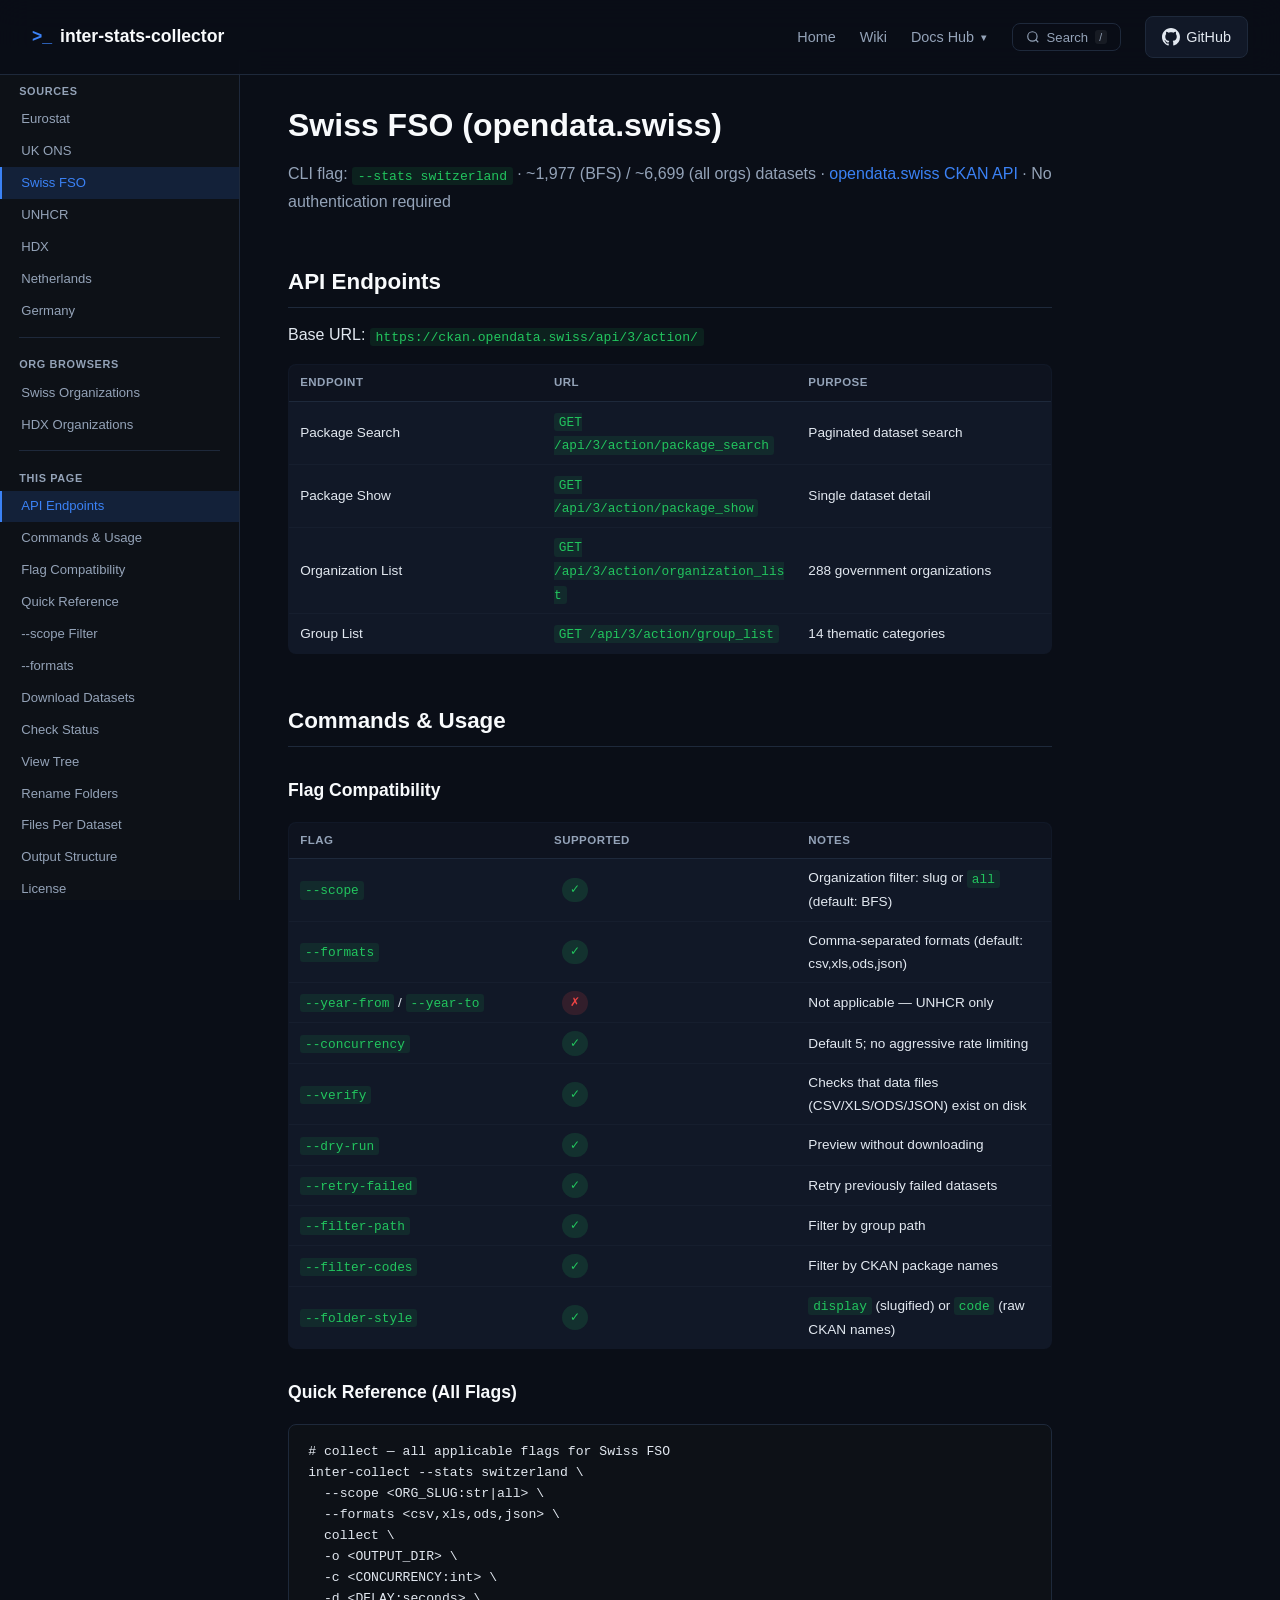
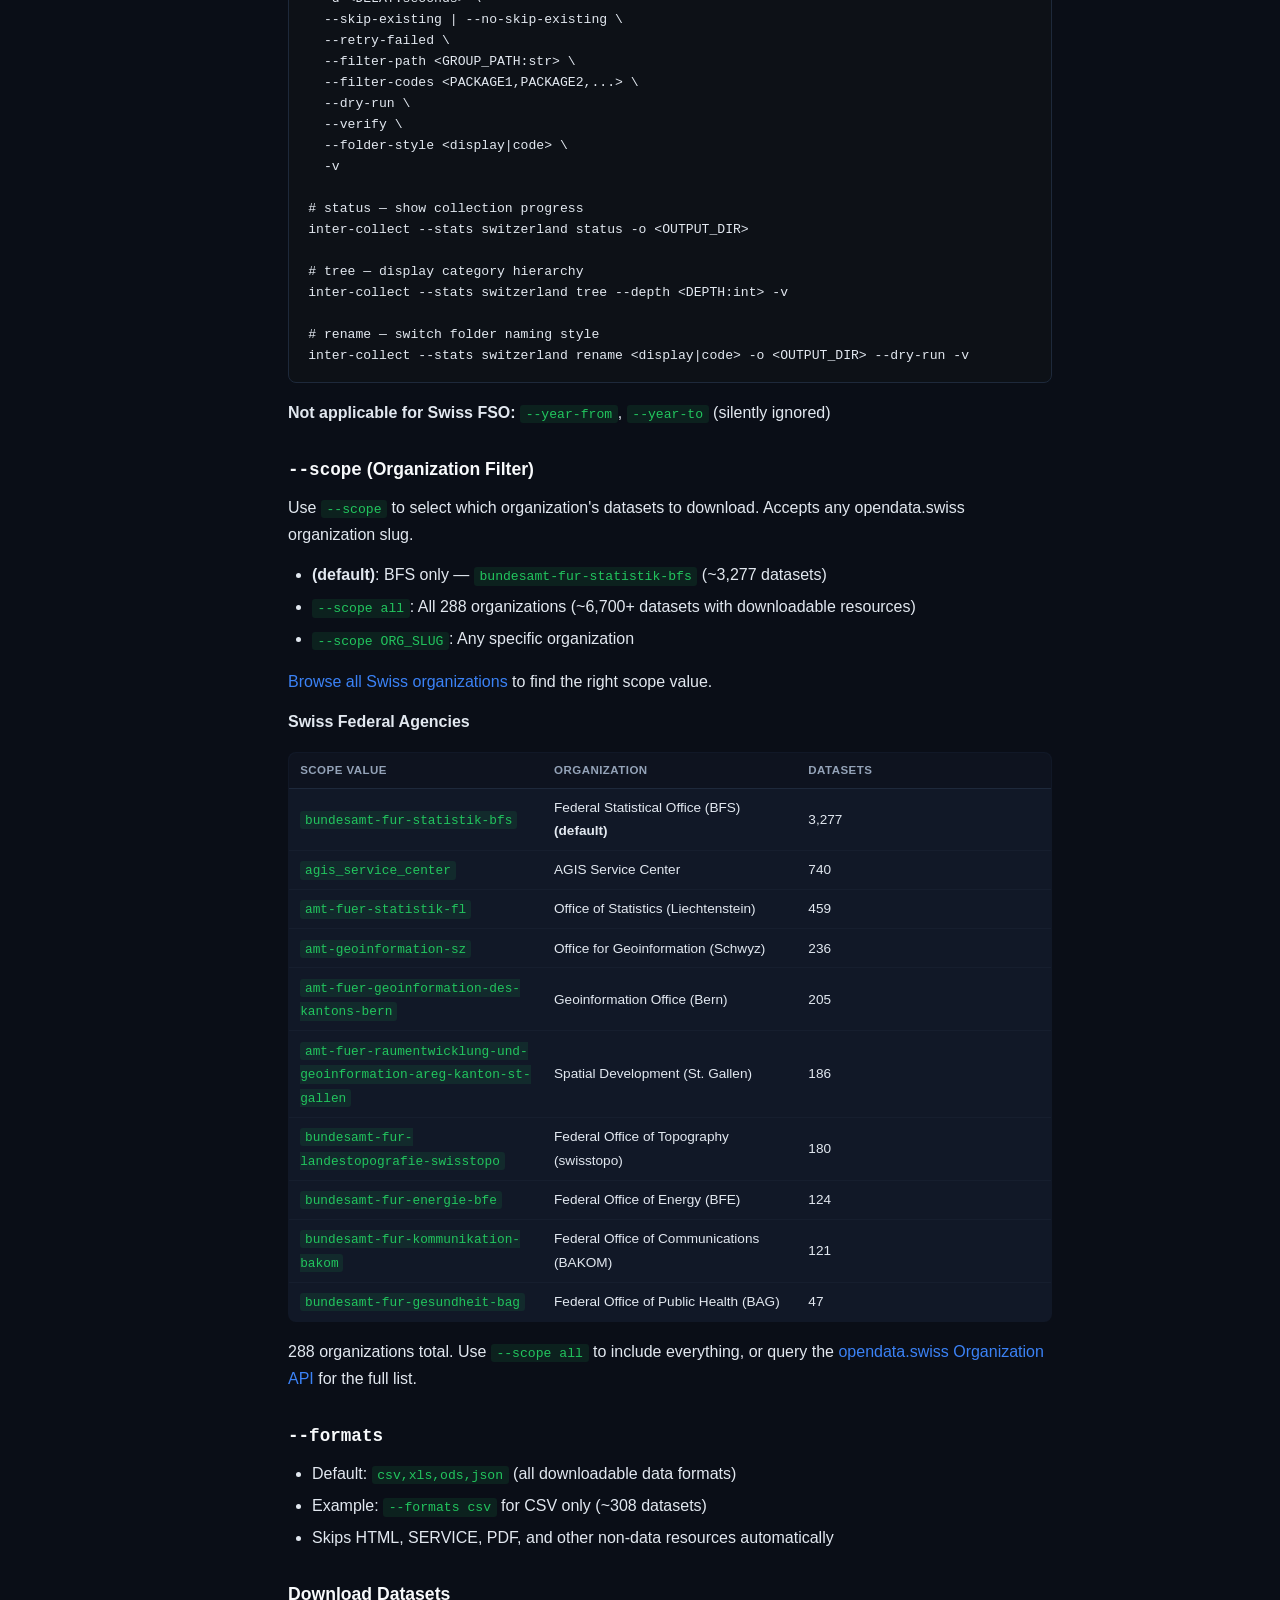
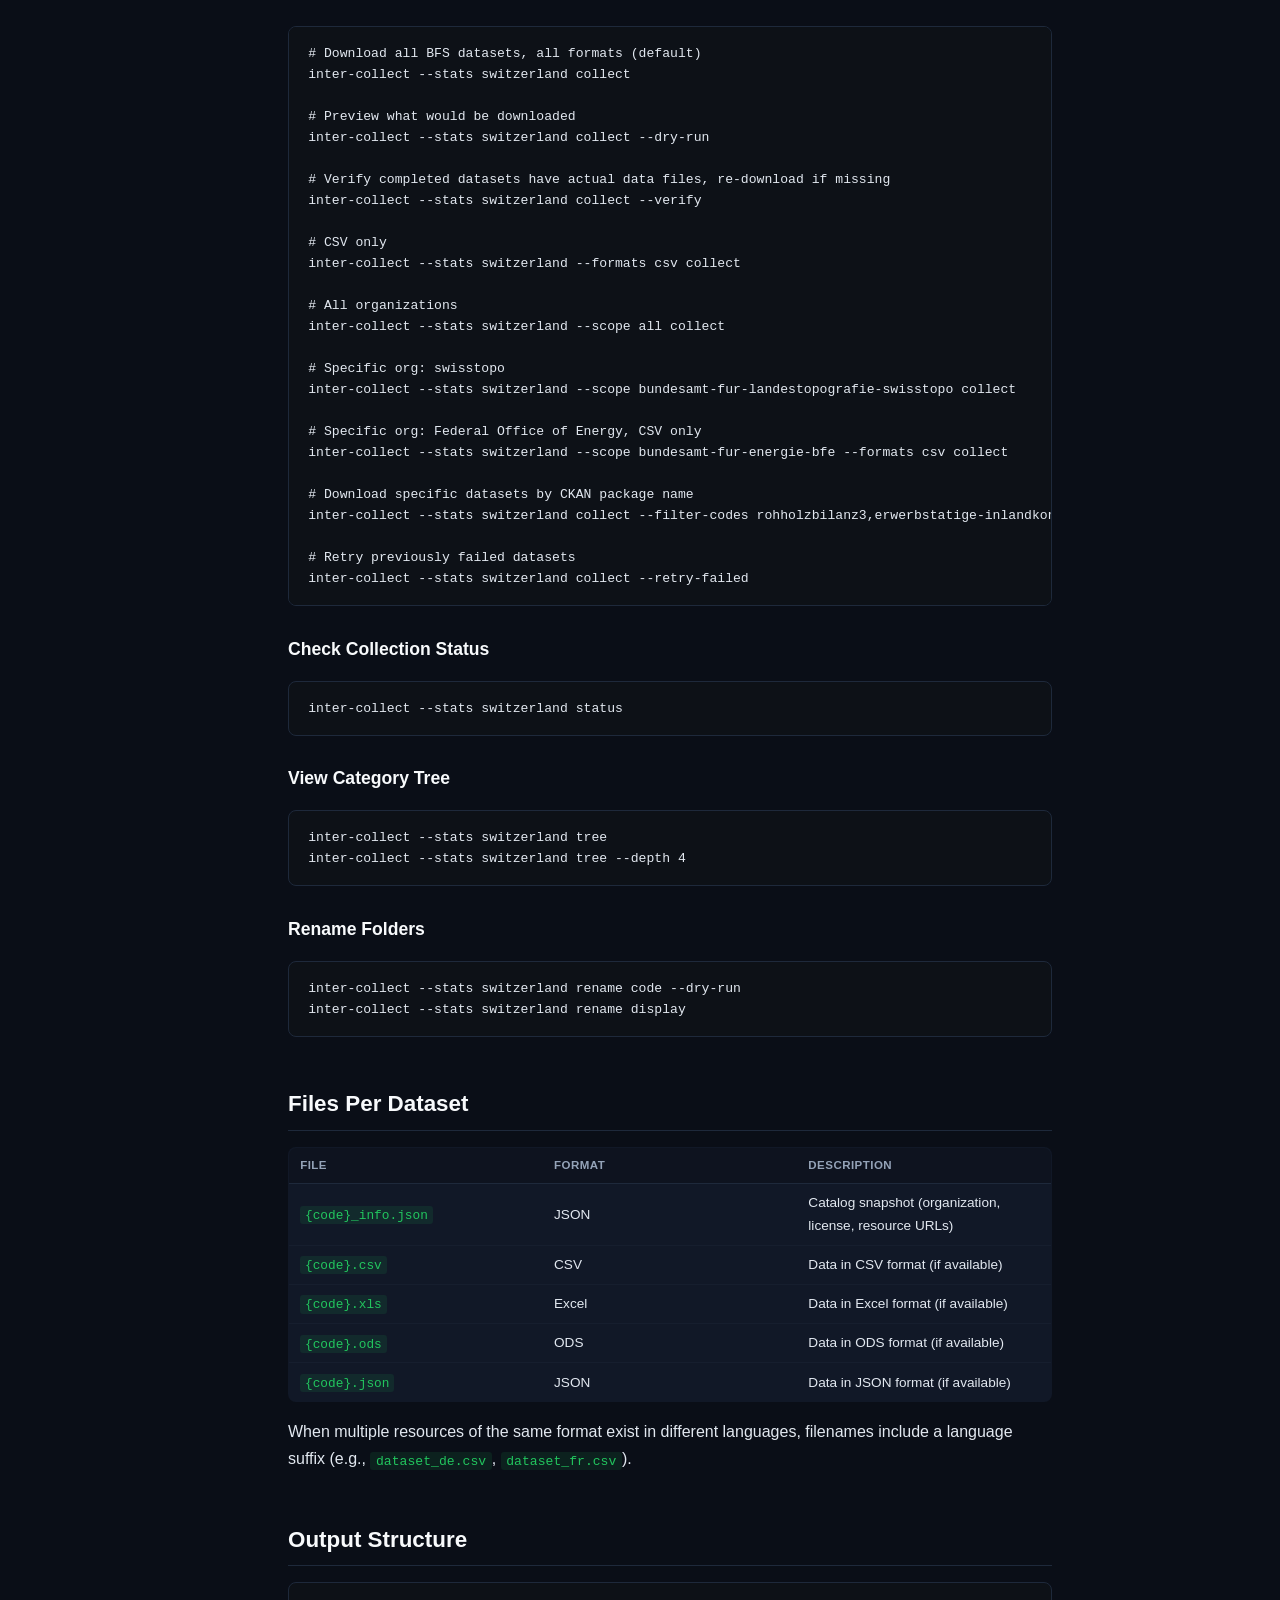
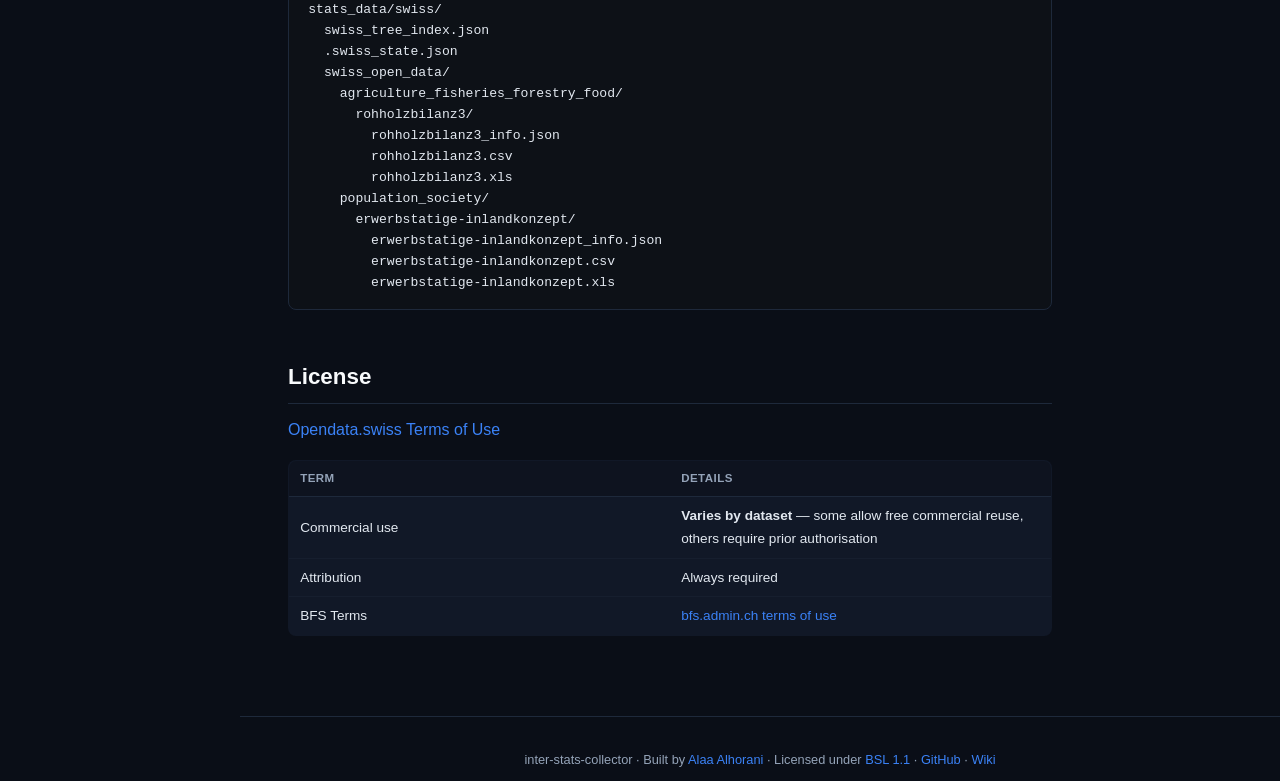
<file: docs/docs-swiss.html>
<!DOCTYPE html>
<html lang="en">
<head>
  <meta charset="UTF-8">
  <meta name="viewport" content="width=device-width, initial-scale=1.0">
  <link rel="icon" type="image/svg+xml" href="[data-uri]">
  <title>Download Swiss Open Data — opendata.swiss Collector</title>
  <meta name="description" content="Swiss Federal Statistical Office (opendata.swiss) source documentation for inter-collect: ~6,699 datasets via the CKAN API.">
  <link rel="canonical" href="https://compufreq.github.io/inter-stats-collector/docs-swiss.html">
  <link rel="stylesheet" href="docs.css">
  <meta property="og:type" content="website">
  <meta property="og:title" content="Download Swiss Open Data — opendata.swiss Collector">
  <meta property="og:description" content="Download 3,200+ Swiss datasets from opendata.swiss CKAN API. Filter by organization with --scope, choose formats with --formats. 288 organizations.">
  <meta property="og:url" content="https://compufreq.github.io/inter-stats-collector/docs-swiss.html">
  <meta property="og:site_name" content="Inter Stats Collector">
  <meta name="twitter:card" content="summary">
  <meta name="twitter:title" content="Download Swiss Open Data — opendata.swiss Collector">
  <meta name="twitter:description" content="Download 3,200+ Swiss datasets from opendata.swiss CKAN API. Filter by organization with --scope, choose formats with --formats. 288 organizations.">
  <meta name="keywords" content="Swiss open data, opendata.swiss, BFS, CKAN API, Swiss statistics, bulk download, Federal Statistical Office">
  <meta name="robots" content="index, follow">
  <script type="application/ld+json">
  {
    "@context": "https://schema.org",
    "@type": "TechArticle",
    "name": "Swiss FSO Data Source Documentation",
    "description": "Download 3,200+ Swiss datasets from opendata.swiss CKAN API. Filter by organization with --scope, choose formats with --formats. 288 organizations.",
    "url": "https://compufreq.github.io/inter-stats-collector/docs-swiss.html",
    "isPartOf": {
      "@type": "WebSite",
      "name": "Inter Stats Collector",
      "url": "https://compufreq.github.io/inter-stats-collector/"
    },
    "author": {
      "@type": "Person",
      "name": "Alaa Alhorani"
    }
  }
  </script>
</head>
<body>

<nav>
  <a href="./" class="logo"><span>&gt;_</span> inter-stats-collector</a>
  <button class="burger" id="burger" aria-label="Menu">
    <svg class="burger-icon" viewBox="0 0 24 24"><line x1="3" y1="6" x2="21" y2="6"/><line x1="3" y1="12" x2="21" y2="12"/><line x1="3" y1="18" x2="21" y2="18"/></svg>
    <svg class="close-icon" viewBox="0 0 24 24"><line x1="6" y1="6" x2="18" y2="18"/><line x1="6" y1="18" x2="18" y2="6"/></svg>
  </button>
  <div class="links" id="nav-links">
    <a href="./">Home</a>
    <a href="https://github.com/compufreq/inter-stats-collector/wiki" target="_blank">Wiki</a>
    <div class="dropdown">
      <button class="dropdown-toggle">Docs Hub <span class="caret">&#9660;</span></button>
      <div class="dropdown-menu">
        <a href="docs-cli.html">CLI Reference</a>
        <div class="dd-sep"></div>
        <a href="docs-eurostat.html">Eurostat</a>
        <a href="docs-ons.html">UK ONS</a>
        <a href="docs-swiss.html">Swiss FSO</a>
        <a href="docs-unhcr.html">UNHCR</a>
        <a href="docs-hdx.html">HDX</a>
        <a href="docs-netherlands.html">Netherlands</a>
        <a href="docs-germany.html">Germany</a>
        <div class="dd-sep"></div>
        <a href="swiss-orgs.html">Swiss Organizations</a>
        <a href="hdx-orgs.html">HDX Organizations</a>
      </div>
    </div>
    <a href="https://github.com/compufreq/inter-stats-collector" class="gh-btn"><svg viewBox="0 0 16 16"><path d="M8 0C3.58 0 0 3.58 0 8c0 3.54 2.29 6.53 5.47 7.59.4.07.55-.17.55-.38 0-.19-.01-.82-.01-1.49-2.01.37-2.53-.49-2.69-.94-.09-.23-.48-.94-.82-1.13-.28-.15-.68-.52-.01-.53.63-.01 1.08.58 1.23.82.72 1.21 1.87.87 2.33.66.07-.52.28-.87.51-1.07-1.78-.2-3.64-.89-3.64-3.95 0-.87.31-1.59.82-2.15-.08-.2-.36-1.02.08-2.12 0 0 .67-.21 2.2.82.64-.18 1.32-.27 2-.27.68 0 1.36.09 2 .27 1.53-1.04 2.2-.82 2.2-.82.44 1.1.16 1.92.08 2.12.51.56.82 1.27.82 2.15 0 3.07-1.87 3.75-3.65 3.95.29.25.54.73.54 1.48 0 1.07-.01 1.93-.01 2.2 0 .21.15.46.55.38A8.013 8.013 0 0016 8c0-4.42-3.58-8-8-8z"/></svg>GitHub</a>
  </div>
</nav>


<div class="doc-layout">
  <aside class="sidebar">
    <div class="group">Sources</div>
    <a href="docs-eurostat.html">Eurostat</a>
    <a href="docs-ons.html">UK ONS</a>
    <a href="docs-swiss.html" class="active">Swiss FSO</a>
    <a href="docs-unhcr.html">UNHCR</a>
    <a href="docs-hdx.html">HDX</a>
    <a href="docs-netherlands.html">Netherlands</a>
    <a href="docs-germany.html">Germany</a>
    <div class="sep"></div>
    <div class="group">Org Browsers</div>
    <a href="swiss-orgs.html">Swiss Organizations</a>
    <a href="hdx-orgs.html">HDX Organizations</a>
    <div class="sep"></div>
    <div class="group">This Page</div>
    <a href="#api-endpoints">API Endpoints</a>
    <a href="#commands-usage">Commands &amp; Usage</a>
    <a href="#flag-compatibility">Flag Compatibility</a>
    <a href="#quick-reference-all-flags">Quick Reference</a>
    <a href="#scope-organization-filter">--scope Filter</a>
    <a href="#formats">--formats</a>
    <a href="#download-datasets">Download Datasets</a>
    <a href="#check-collection-status">Check Status</a>
    <a href="#view-category-tree">View Tree</a>
    <a href="#rename-folders">Rename Folders</a>
    <a href="#files-per-dataset">Files Per Dataset</a>
    <a href="#output-structure">Output Structure</a>
    <a href="#license">License</a>
  </aside>

  <main class="doc-content">
    <h1>Swiss FSO (opendata.swiss)</h1>
    <p class="subtitle">CLI flag: <code>--stats switzerland</code> &middot; ~1,977 (BFS) / ~6,699 (all orgs) datasets &middot; <a href="https://handbook.opendata.swiss/de/content/nutzen/api-nutzen.html">opendata.swiss CKAN API</a> &middot; No authentication required</p>

    <h2 id="api-endpoints">API Endpoints</h2>
    <p>Base URL: <code>https://ckan.opendata.swiss/api/3/action/</code></p>
    <table>
      <tr><th>Endpoint</th><th>URL</th><th>Purpose</th></tr>
      <tr><td>Package Search</td><td><code>GET /api/3/action/package_search</code></td><td>Paginated dataset search</td></tr>
      <tr><td>Package Show</td><td><code>GET /api/3/action/package_show</code></td><td>Single dataset detail</td></tr>
      <tr><td>Organization List</td><td><code>GET /api/3/action/organization_list</code></td><td>288 government organizations</td></tr>
      <tr><td>Group List</td><td><code>GET /api/3/action/group_list</code></td><td>14 thematic categories</td></tr>
    </table>

    <h2 id="commands-usage">Commands &amp; Usage</h2>

    <h3 id="flag-compatibility">Flag Compatibility</h3>
    <table>
      <tr><th>Flag</th><th>Supported</th><th>Notes</th></tr>
      <tr><td><code>--scope</code></td><td><span class="badge badge-yes">&#10003;</span></td><td>Organization filter: slug or <code>all</code> (default: BFS)</td></tr>
      <tr><td><code>--formats</code></td><td><span class="badge badge-yes">&#10003;</span></td><td>Comma-separated formats (default: csv,xls,ods,json)</td></tr>
      <tr><td><code>--year-from</code> / <code>--year-to</code></td><td><span class="badge badge-no">&#10007;</span></td><td>Not applicable — UNHCR only</td></tr>
      <tr><td><code>--concurrency</code></td><td><span class="badge badge-yes">&#10003;</span></td><td>Default 5; no aggressive rate limiting</td></tr>
      <tr><td><code>--verify</code></td><td><span class="badge badge-yes">&#10003;</span></td><td>Checks that data files (CSV/XLS/ODS/JSON) exist on disk</td></tr>
      <tr><td><code>--dry-run</code></td><td><span class="badge badge-yes">&#10003;</span></td><td>Preview without downloading</td></tr>
      <tr><td><code>--retry-failed</code></td><td><span class="badge badge-yes">&#10003;</span></td><td>Retry previously failed datasets</td></tr>
      <tr><td><code>--filter-path</code></td><td><span class="badge badge-yes">&#10003;</span></td><td>Filter by group path</td></tr>
      <tr><td><code>--filter-codes</code></td><td><span class="badge badge-yes">&#10003;</span></td><td>Filter by CKAN package names</td></tr>
      <tr><td><code>--folder-style</code></td><td><span class="badge badge-yes">&#10003;</span></td><td><code>display</code> (slugified) or <code>code</code> (raw CKAN names)</td></tr>
    </table>

    <h3 id="quick-reference-all-flags">Quick Reference (All Flags)</h3>
    <pre><code># collect — all applicable flags for Swiss FSO
inter-collect --stats switzerland \
  --scope &lt;ORG_SLUG:str|all&gt; \
  --formats &lt;csv,xls,ods,json&gt; \
  collect \
  -o &lt;OUTPUT_DIR&gt; \
  -c &lt;CONCURRENCY:int&gt; \
  -d &lt;DELAY:seconds&gt; \
  --skip-existing | --no-skip-existing \
  --retry-failed \
  --filter-path &lt;GROUP_PATH:str&gt; \
  --filter-codes &lt;PACKAGE1,PACKAGE2,...&gt; \
  --dry-run \
  --verify \
  --folder-style &lt;display|code&gt; \
  -v

# status — show collection progress
inter-collect --stats switzerland status -o &lt;OUTPUT_DIR&gt;

# tree — display category hierarchy
inter-collect --stats switzerland tree --depth &lt;DEPTH:int&gt; -v

# rename — switch folder naming style
inter-collect --stats switzerland rename &lt;display|code&gt; -o &lt;OUTPUT_DIR&gt; --dry-run -v</code></pre>
    <p><strong>Not applicable for Swiss FSO:</strong> <code>--year-from</code>, <code>--year-to</code> (silently ignored)</p>

    <h3 id="scope-organization-filter"><code>--scope</code> (Organization Filter)</h3>
    <p>Use <code>--scope</code> to select which organization's datasets to download. Accepts any opendata.swiss organization slug.</p>
    <ul>
      <li><strong>(default)</strong>: BFS only — <code>bundesamt-fur-statistik-bfs</code> (~3,277 datasets)</li>
      <li><code>--scope all</code>: All 288 organizations (~6,700+ datasets with downloadable resources)</li>
      <li><code>--scope ORG_SLUG</code>: Any specific organization</li>
    </ul>
    <p><a href="swiss-orgs.html">Browse all Swiss organizations</a> to find the right scope value.</p>

    <h4>Swiss Federal Agencies</h4>
    <table>
      <tr><th>Scope Value</th><th>Organization</th><th>Datasets</th></tr>
      <tr><td><code>bundesamt-fur-statistik-bfs</code></td><td>Federal Statistical Office (BFS) <strong>(default)</strong></td><td>3,277</td></tr>
      <tr><td><code>agis_service_center</code></td><td>AGIS Service Center</td><td>740</td></tr>
      <tr><td><code>amt-fuer-statistik-fl</code></td><td>Office of Statistics (Liechtenstein)</td><td>459</td></tr>
      <tr><td><code>amt-geoinformation-sz</code></td><td>Office for Geoinformation (Schwyz)</td><td>236</td></tr>
      <tr><td><code>amt-fuer-geoinformation-des-kantons-bern</code></td><td>Geoinformation Office (Bern)</td><td>205</td></tr>
      <tr><td><code>amt-fuer-raumentwicklung-und-geoinformation-areg-kanton-st-gallen</code></td><td>Spatial Development (St. Gallen)</td><td>186</td></tr>
      <tr><td><code>bundesamt-fur-landestopografie-swisstopo</code></td><td>Federal Office of Topography (swisstopo)</td><td>180</td></tr>
      <tr><td><code>bundesamt-fur-energie-bfe</code></td><td>Federal Office of Energy (BFE)</td><td>124</td></tr>
      <tr><td><code>bundesamt-fur-kommunikation-bakom</code></td><td>Federal Office of Communications (BAKOM)</td><td>121</td></tr>
      <tr><td><code>bundesamt-fur-gesundheit-bag</code></td><td>Federal Office of Public Health (BAG)</td><td>47</td></tr>
    </table>
    <p>288 organizations total. Use <code>--scope all</code> to include everything, or query the <a href="https://ckan.opendata.swiss/api/3/action/organization_list?all_fields=true">opendata.swiss Organization API</a> for the full list.</p>

    <h3 id="formats"><code>--formats</code></h3>
    <ul>
      <li>Default: <code>csv,xls,ods,json</code> (all downloadable data formats)</li>
      <li>Example: <code>--formats csv</code> for CSV only (~308 datasets)</li>
      <li>Skips HTML, SERVICE, PDF, and other non-data resources automatically</li>
    </ul>

    <h3 id="download-datasets">Download Datasets</h3>
    <pre><code># Download all BFS datasets, all formats (default)
inter-collect --stats switzerland collect

# Preview what would be downloaded
inter-collect --stats switzerland collect --dry-run

# Verify completed datasets have actual data files, re-download if missing
inter-collect --stats switzerland collect --verify

# CSV only
inter-collect --stats switzerland --formats csv collect

# All organizations
inter-collect --stats switzerland --scope all collect

# Specific org: swisstopo
inter-collect --stats switzerland --scope bundesamt-fur-landestopografie-swisstopo collect

# Specific org: Federal Office of Energy, CSV only
inter-collect --stats switzerland --scope bundesamt-fur-energie-bfe --formats csv collect

# Download specific datasets by CKAN package name
inter-collect --stats switzerland collect --filter-codes rohholzbilanz3,erwerbstatige-inlandkonzept

# Retry previously failed datasets
inter-collect --stats switzerland collect --retry-failed</code></pre>

    <h3 id="check-collection-status">Check Collection Status</h3>
    <pre><code>inter-collect --stats switzerland status</code></pre>

    <h3 id="view-category-tree">View Category Tree</h3>
    <pre><code>inter-collect --stats switzerland tree
inter-collect --stats switzerland tree --depth 4</code></pre>

    <h3 id="rename-folders">Rename Folders</h3>
    <pre><code>inter-collect --stats switzerland rename code --dry-run
inter-collect --stats switzerland rename display</code></pre>

    <h2 id="files-per-dataset">Files Per Dataset</h2>
    <table>
      <tr><th>File</th><th>Format</th><th>Description</th></tr>
      <tr><td><code>{code}_info.json</code></td><td>JSON</td><td>Catalog snapshot (organization, license, resource URLs)</td></tr>
      <tr><td><code>{code}.csv</code></td><td>CSV</td><td>Data in CSV format (if available)</td></tr>
      <tr><td><code>{code}.xls</code></td><td>Excel</td><td>Data in Excel format (if available)</td></tr>
      <tr><td><code>{code}.ods</code></td><td>ODS</td><td>Data in ODS format (if available)</td></tr>
      <tr><td><code>{code}.json</code></td><td>JSON</td><td>Data in JSON format (if available)</td></tr>
    </table>
    <p>When multiple resources of the same format exist in different languages, filenames include a language suffix (e.g., <code>dataset_de.csv</code>, <code>dataset_fr.csv</code>).</p>

    <h2 id="output-structure">Output Structure</h2>
    <pre>stats_data/swiss/
  swiss_tree_index.json
  .swiss_state.json
  swiss_open_data/
    agriculture_fisheries_forestry_food/
      rohholzbilanz3/
        rohholzbilanz3_info.json
        rohholzbilanz3.csv
        rohholzbilanz3.xls
    population_society/
      erwerbstatige-inlandkonzept/
        erwerbstatige-inlandkonzept_info.json
        erwerbstatige-inlandkonzept.csv
        erwerbstatige-inlandkonzept.xls</pre>

    <h2 id="license">License</h2>
    <p><a href="https://opendata.swiss/en/terms-of-use">Opendata.swiss Terms of Use</a></p>
    <table>
      <tr><th>Term</th><th>Details</th></tr>
      <tr><td>Commercial use</td><td><strong>Varies by dataset</strong> — some allow free commercial reuse, others require prior authorisation</td></tr>
      <tr><td>Attribution</td><td>Always required</td></tr>
      <tr><td>BFS Terms</td><td><a href="https://www.bfs.admin.ch/bfs/en/home/fso/swiss-federal-statistical-office/terms-of-use.html">bfs.admin.ch terms of use</a></td></tr>
    </table>
  </main>
</div>

<footer>
  <p>inter-stats-collector &middot; Built by <a href="https://github.com/compufreq">Alaa Alhorani</a> &middot; Licensed under <a href="https://github.com/compufreq/inter-stats-collector/blob/main/LICENSE">BSL 1.1</a> &middot; <a href="https://github.com/compufreq/inter-stats-collector">GitHub</a> &middot; <a href="https://github.com/compufreq/inter-stats-collector/wiki">Wiki</a></p>
</footer>

<button class="sidebar-toggle" aria-label="Toggle sidebar">&#9776;</button>
<script src="docs.js"></script>
</body>
</html>
</file>
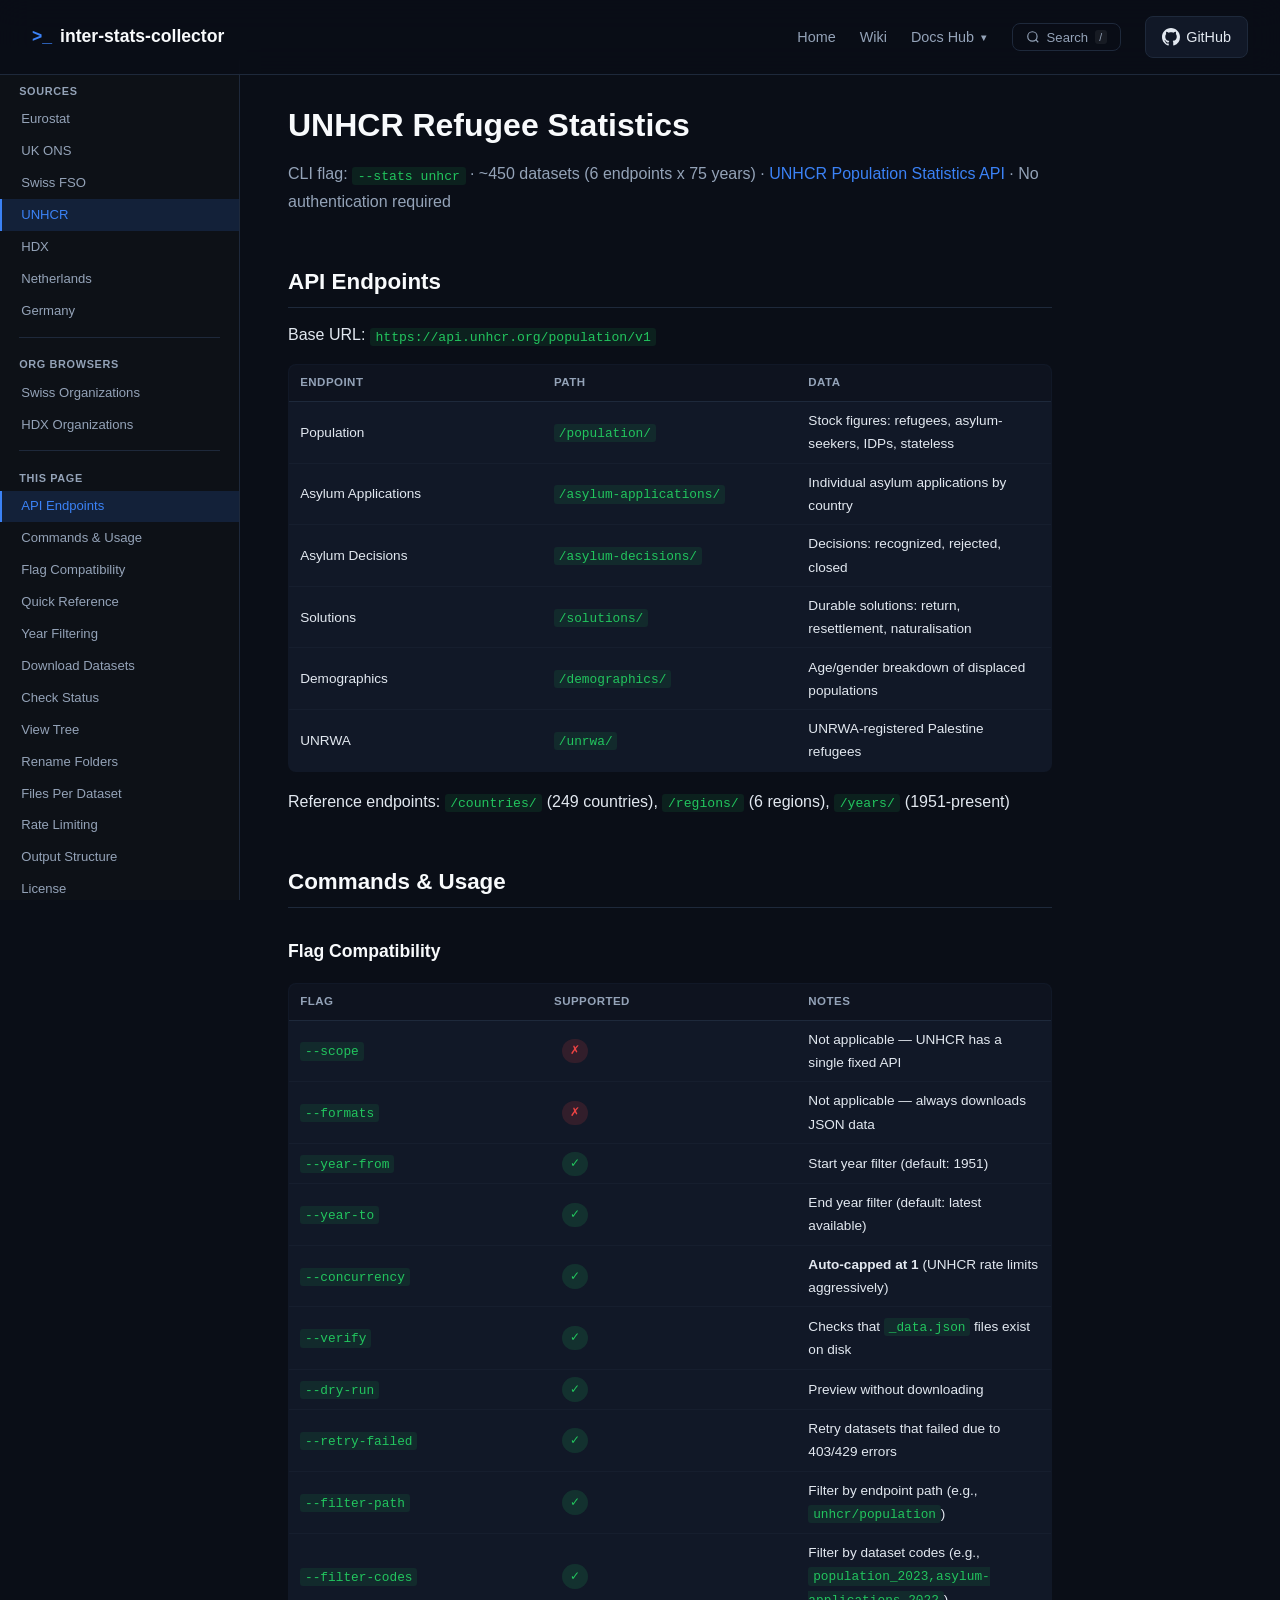
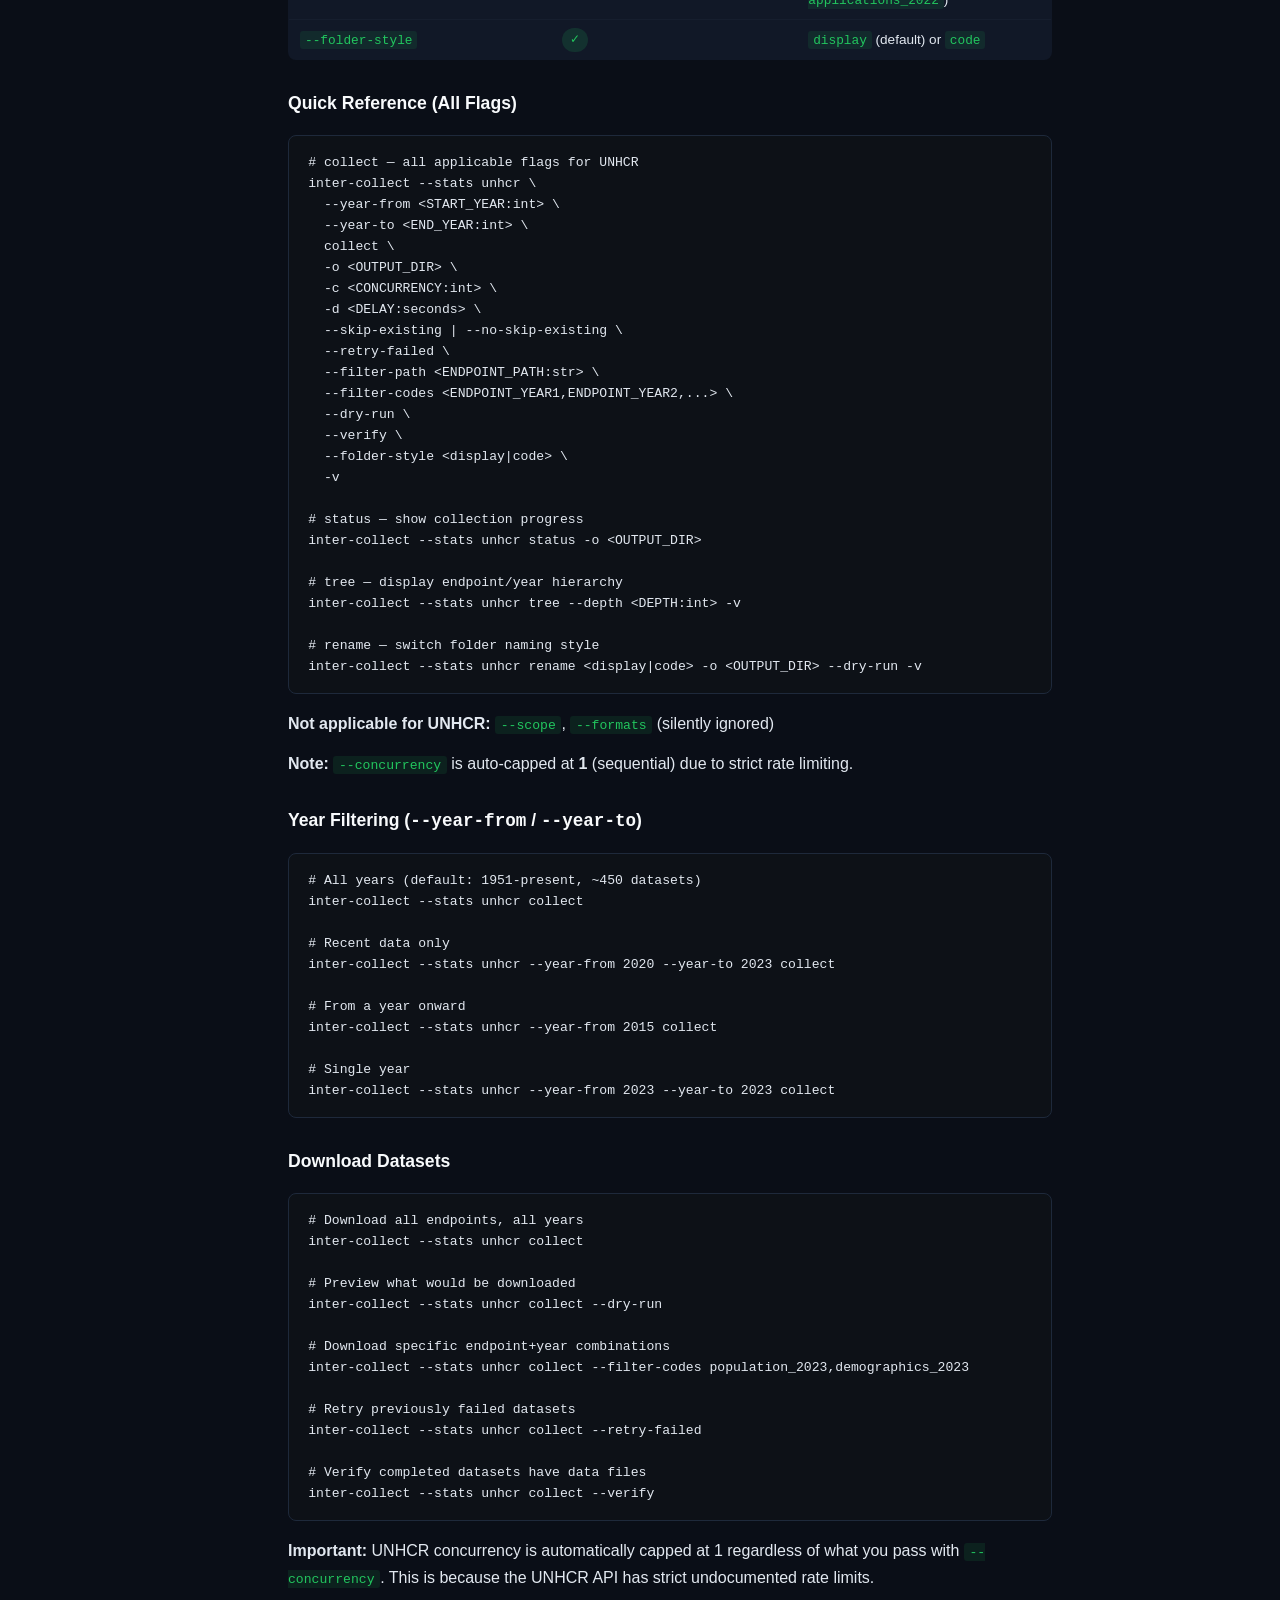
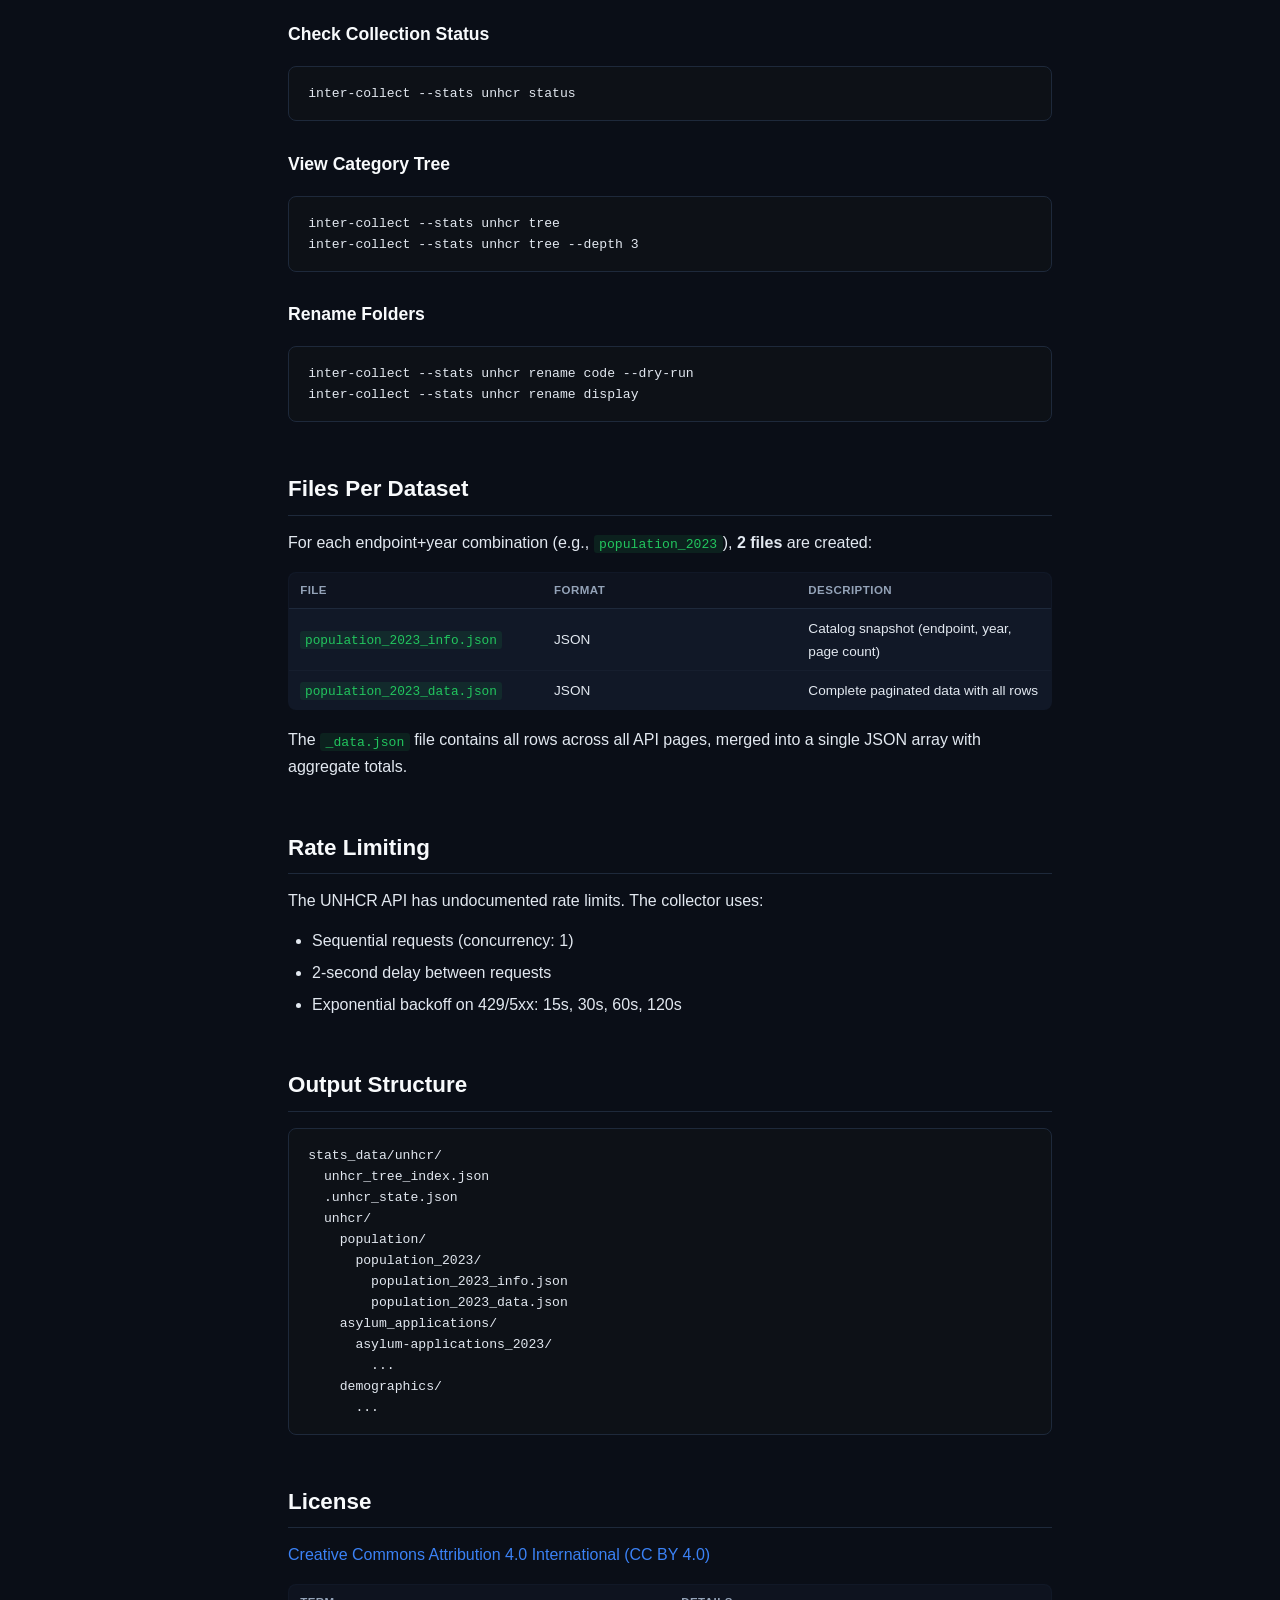
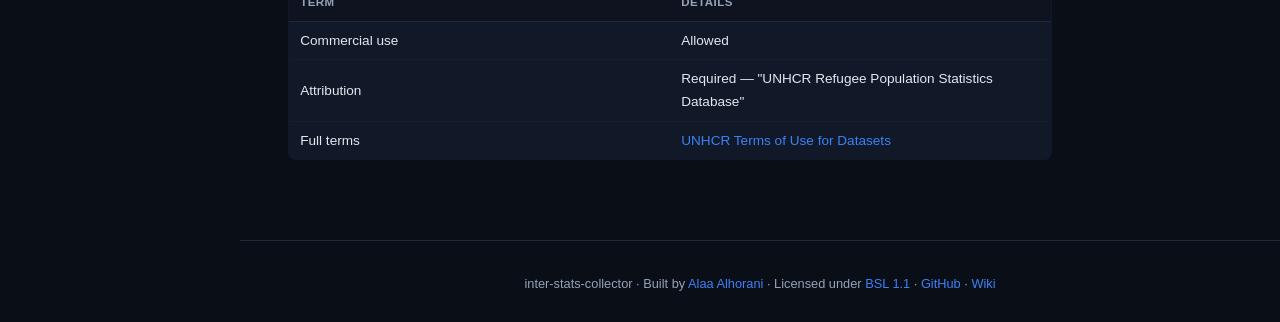
<file: docs/docs-unhcr.html>
<!DOCTYPE html>
<html lang="en">
<head>
  <meta charset="UTF-8">
  <meta name="viewport" content="width=device-width, initial-scale=1.0">
  <link rel="icon" type="image/svg+xml" href="[data-uri]">
  <title>Download UNHCR Refugee Data 1951–2024 — Python CLI</title>
  <meta name="description" content="Download UNHCR refugee statistics from 1951 to present. 6 endpoints covering refugees, asylum-seekers, IDPs, demographics across 249 countries.">
  <link rel="canonical" href="https://compufreq.github.io/inter-stats-collector/docs-unhcr.html">
  <link rel="stylesheet" href="docs.css">
  <meta property="og:type" content="website">
  <meta property="og:title" content="Download UNHCR Refugee Data 1951–2024 — Python CLI">
  <meta property="og:description" content="Download UNHCR refugee statistics from 1951 to present. 6 endpoints covering refugees, asylum-seekers, IDPs, demographics across 249 countries.">
  <meta property="og:url" content="https://compufreq.github.io/inter-stats-collector/docs-unhcr.html">
  <meta property="og:site_name" content="Inter Stats Collector">
  <meta name="twitter:card" content="summary">
  <meta name="twitter:title" content="Download UNHCR Refugee Data 1951–2024 — Python CLI">
  <meta name="twitter:description" content="Download UNHCR refugee statistics from 1951 to present. 6 endpoints covering refugees, asylum-seekers, IDPs, demographics across 249 countries.">
  <meta name="keywords" content="UNHCR data, refugee statistics, asylum seekers, displaced populations, humanitarian data, population API">
  <meta name="robots" content="index, follow">
  <script type="application/ld+json">
  {
    "@context": "https://schema.org",
    "@type": "TechArticle",
    "name": "UNHCR Refugee Statistics Documentation",
    "description": "Download UNHCR refugee statistics from 1951 to present. 6 endpoints covering refugees, asylum-seekers, IDPs, demographics across 249 countries.",
    "url": "https://compufreq.github.io/inter-stats-collector/docs-unhcr.html",
    "isPartOf": {
      "@type": "WebSite",
      "name": "Inter Stats Collector",
      "url": "https://compufreq.github.io/inter-stats-collector/"
    },
    "author": {
      "@type": "Person",
      "name": "Alaa Alhorani"
    }
  }
  </script>
</head>
<body>

<nav>
  <a href="./" class="logo"><span>&gt;_</span> inter-stats-collector</a>
  <button class="burger" id="burger" aria-label="Menu">
    <svg class="burger-icon" viewBox="0 0 24 24"><line x1="3" y1="6" x2="21" y2="6"/><line x1="3" y1="12" x2="21" y2="12"/><line x1="3" y1="18" x2="21" y2="18"/></svg>
    <svg class="close-icon" viewBox="0 0 24 24"><line x1="6" y1="6" x2="18" y2="18"/><line x1="6" y1="18" x2="18" y2="6"/></svg>
  </button>
  <div class="links" id="nav-links">
    <a href="./">Home</a>
    <a href="https://github.com/compufreq/inter-stats-collector/wiki" target="_blank">Wiki</a>
    <div class="dropdown">
      <button class="dropdown-toggle">Docs Hub <span class="caret">&#9660;</span></button>
      <div class="dropdown-menu">
        <a href="docs-cli.html">CLI Reference</a>
        <div class="dd-sep"></div>
        <a href="docs-eurostat.html">Eurostat</a>
        <a href="docs-ons.html">UK ONS</a>
        <a href="docs-swiss.html">Swiss FSO</a>
        <a href="docs-unhcr.html">UNHCR</a>
        <a href="docs-hdx.html">HDX</a>
        <a href="docs-netherlands.html">Netherlands</a>
        <a href="docs-germany.html">Germany</a>
        <div class="dd-sep"></div>
        <a href="swiss-orgs.html">Swiss Organizations</a>
        <a href="hdx-orgs.html">HDX Organizations</a>
      </div>
    </div>
    <a href="https://github.com/compufreq/inter-stats-collector" class="gh-btn"><svg viewBox="0 0 16 16"><path d="M8 0C3.58 0 0 3.58 0 8c0 3.54 2.29 6.53 5.47 7.59.4.07.55-.17.55-.38 0-.19-.01-.82-.01-1.49-2.01.37-2.53-.49-2.69-.94-.09-.23-.48-.94-.82-1.13-.28-.15-.68-.52-.01-.53.63-.01 1.08.58 1.23.82.72 1.21 1.87.87 2.33.66.07-.52.28-.87.51-1.07-1.78-.2-3.64-.89-3.64-3.95 0-.87.31-1.59.82-2.15-.08-.2-.36-1.02.08-2.12 0 0 .67-.21 2.2.82.64-.18 1.32-.27 2-.27.68 0 1.36.09 2 .27 1.53-1.04 2.2-.82 2.2-.82.44 1.1.16 1.92.08 2.12.51.56.82 1.27.82 2.15 0 3.07-1.87 3.75-3.65 3.95.29.25.54.73.54 1.48 0 1.07-.01 1.93-.01 2.2 0 .21.15.46.55.38A8.013 8.013 0 0016 8c0-4.42-3.58-8-8-8z"/></svg>GitHub</a>
  </div>
</nav>


<div class="doc-layout">
  <aside class="sidebar">
    <div class="group">Sources</div>
    <a href="docs-eurostat.html">Eurostat</a>
    <a href="docs-ons.html">UK ONS</a>
    <a href="docs-swiss.html">Swiss FSO</a>
    <a href="docs-unhcr.html" class="active">UNHCR</a>
    <a href="docs-hdx.html">HDX</a>
    <a href="docs-netherlands.html">Netherlands</a>
    <a href="docs-germany.html">Germany</a>
    <div class="sep"></div>
    <div class="group">Org Browsers</div>
    <a href="swiss-orgs.html">Swiss Organizations</a>
    <a href="hdx-orgs.html">HDX Organizations</a>
    <div class="sep"></div>
    <div class="group">This Page</div>
    <a href="#api-endpoints">API Endpoints</a>
    <a href="#commands-usage">Commands &amp; Usage</a>
    <a href="#flag-compatibility">Flag Compatibility</a>
    <a href="#quick-reference-all-flags">Quick Reference</a>
    <a href="#year-filtering">Year Filtering</a>
    <a href="#download-datasets">Download Datasets</a>
    <a href="#check-collection-status">Check Status</a>
    <a href="#view-category-tree">View Tree</a>
    <a href="#rename-folders">Rename Folders</a>
    <a href="#files-per-dataset">Files Per Dataset</a>
    <a href="#rate-limiting">Rate Limiting</a>
    <a href="#output-structure">Output Structure</a>
    <a href="#license">License</a>
  </aside>

  <main class="doc-content">
    <h1>UNHCR Refugee Statistics</h1>
    <p class="subtitle">CLI flag: <code>--stats unhcr</code> &middot; ~450 datasets (6 endpoints x 75 years) &middot; <a href="https://api.unhcr.org/docs/refugee-statistics.html">UNHCR Population Statistics API</a> &middot; No authentication required</p>

    <h2 id="api-endpoints">API Endpoints</h2>
    <p>Base URL: <code>https://api.unhcr.org/population/v1</code></p>
    <table>
      <tr><th>Endpoint</th><th>Path</th><th>Data</th></tr>
      <tr><td>Population</td><td><code>/population/</code></td><td>Stock figures: refugees, asylum-seekers, IDPs, stateless</td></tr>
      <tr><td>Asylum Applications</td><td><code>/asylum-applications/</code></td><td>Individual asylum applications by country</td></tr>
      <tr><td>Asylum Decisions</td><td><code>/asylum-decisions/</code></td><td>Decisions: recognized, rejected, closed</td></tr>
      <tr><td>Solutions</td><td><code>/solutions/</code></td><td>Durable solutions: return, resettlement, naturalisation</td></tr>
      <tr><td>Demographics</td><td><code>/demographics/</code></td><td>Age/gender breakdown of displaced populations</td></tr>
      <tr><td>UNRWA</td><td><code>/unrwa/</code></td><td>UNRWA-registered Palestine refugees</td></tr>
    </table>
    <p>Reference endpoints: <code>/countries/</code> (249 countries), <code>/regions/</code> (6 regions), <code>/years/</code> (1951-present)</p>

    <h2 id="commands-usage">Commands &amp; Usage</h2>

    <h3 id="flag-compatibility">Flag Compatibility</h3>
    <table>
      <tr><th>Flag</th><th>Supported</th><th>Notes</th></tr>
      <tr><td><code>--scope</code></td><td><span class="badge badge-no">&#10007;</span></td><td>Not applicable — UNHCR has a single fixed API</td></tr>
      <tr><td><code>--formats</code></td><td><span class="badge badge-no">&#10007;</span></td><td>Not applicable — always downloads JSON data</td></tr>
      <tr><td><code>--year-from</code></td><td><span class="badge badge-yes">&#10003;</span></td><td>Start year filter (default: 1951)</td></tr>
      <tr><td><code>--year-to</code></td><td><span class="badge badge-yes">&#10003;</span></td><td>End year filter (default: latest available)</td></tr>
      <tr><td><code>--concurrency</code></td><td><span class="badge badge-yes">&#10003;</span></td><td><strong>Auto-capped at 1</strong> (UNHCR rate limits aggressively)</td></tr>
      <tr><td><code>--verify</code></td><td><span class="badge badge-yes">&#10003;</span></td><td>Checks that <code>_data.json</code> files exist on disk</td></tr>
      <tr><td><code>--dry-run</code></td><td><span class="badge badge-yes">&#10003;</span></td><td>Preview without downloading</td></tr>
      <tr><td><code>--retry-failed</code></td><td><span class="badge badge-yes">&#10003;</span></td><td>Retry datasets that failed due to 403/429 errors</td></tr>
      <tr><td><code>--filter-path</code></td><td><span class="badge badge-yes">&#10003;</span></td><td>Filter by endpoint path (e.g., <code>unhcr/population</code>)</td></tr>
      <tr><td><code>--filter-codes</code></td><td><span class="badge badge-yes">&#10003;</span></td><td>Filter by dataset codes (e.g., <code>population_2023,asylum-applications_2022</code>)</td></tr>
      <tr><td><code>--folder-style</code></td><td><span class="badge badge-yes">&#10003;</span></td><td><code>display</code> (default) or <code>code</code></td></tr>
    </table>

    <h3 id="quick-reference-all-flags">Quick Reference (All Flags)</h3>
    <pre><code># collect — all applicable flags for UNHCR
inter-collect --stats unhcr \
  --year-from &lt;START_YEAR:int&gt; \
  --year-to &lt;END_YEAR:int&gt; \
  collect \
  -o &lt;OUTPUT_DIR&gt; \
  -c &lt;CONCURRENCY:int&gt; \
  -d &lt;DELAY:seconds&gt; \
  --skip-existing | --no-skip-existing \
  --retry-failed \
  --filter-path &lt;ENDPOINT_PATH:str&gt; \
  --filter-codes &lt;ENDPOINT_YEAR1,ENDPOINT_YEAR2,...&gt; \
  --dry-run \
  --verify \
  --folder-style &lt;display|code&gt; \
  -v

# status — show collection progress
inter-collect --stats unhcr status -o &lt;OUTPUT_DIR&gt;

# tree — display endpoint/year hierarchy
inter-collect --stats unhcr tree --depth &lt;DEPTH:int&gt; -v

# rename — switch folder naming style
inter-collect --stats unhcr rename &lt;display|code&gt; -o &lt;OUTPUT_DIR&gt; --dry-run -v</code></pre>
    <p><strong>Not applicable for UNHCR:</strong> <code>--scope</code>, <code>--formats</code> (silently ignored)</p>
    <p><strong>Note:</strong> <code>--concurrency</code> is auto-capped at <strong>1</strong> (sequential) due to strict rate limiting.</p>

    <h3 id="year-filtering">Year Filtering (<code>--year-from</code> / <code>--year-to</code>)</h3>
    <pre><code># All years (default: 1951-present, ~450 datasets)
inter-collect --stats unhcr collect

# Recent data only
inter-collect --stats unhcr --year-from 2020 --year-to 2023 collect

# From a year onward
inter-collect --stats unhcr --year-from 2015 collect

# Single year
inter-collect --stats unhcr --year-from 2023 --year-to 2023 collect</code></pre>

    <h3 id="download-datasets">Download Datasets</h3>
    <pre><code># Download all endpoints, all years
inter-collect --stats unhcr collect

# Preview what would be downloaded
inter-collect --stats unhcr collect --dry-run

# Download specific endpoint+year combinations
inter-collect --stats unhcr collect --filter-codes population_2023,demographics_2023

# Retry previously failed datasets
inter-collect --stats unhcr collect --retry-failed

# Verify completed datasets have data files
inter-collect --stats unhcr collect --verify</code></pre>
    <p><strong>Important:</strong> UNHCR concurrency is automatically capped at 1 regardless of what you pass with <code>--concurrency</code>. This is because the UNHCR API has strict undocumented rate limits.</p>

    <h3 id="check-collection-status">Check Collection Status</h3>
    <pre><code>inter-collect --stats unhcr status</code></pre>

    <h3 id="view-category-tree">View Category Tree</h3>
    <pre><code>inter-collect --stats unhcr tree
inter-collect --stats unhcr tree --depth 3</code></pre>

    <h3 id="rename-folders">Rename Folders</h3>
    <pre><code>inter-collect --stats unhcr rename code --dry-run
inter-collect --stats unhcr rename display</code></pre>

    <h2 id="files-per-dataset">Files Per Dataset</h2>
    <p>For each endpoint+year combination (e.g., <code>population_2023</code>), <strong>2 files</strong> are created:</p>
    <table>
      <tr><th>File</th><th>Format</th><th>Description</th></tr>
      <tr><td><code>population_2023_info.json</code></td><td>JSON</td><td>Catalog snapshot (endpoint, year, page count)</td></tr>
      <tr><td><code>population_2023_data.json</code></td><td>JSON</td><td>Complete paginated data with all rows</td></tr>
    </table>
    <p>The <code>_data.json</code> file contains all rows across all API pages, merged into a single JSON array with aggregate totals.</p>

    <h2 id="rate-limiting">Rate Limiting</h2>
    <p>The UNHCR API has undocumented rate limits. The collector uses:</p>
    <ul>
      <li>Sequential requests (concurrency: 1)</li>
      <li>2-second delay between requests</li>
      <li>Exponential backoff on 429/5xx: 15s, 30s, 60s, 120s</li>
    </ul>

    <h2 id="output-structure">Output Structure</h2>
    <pre>stats_data/unhcr/
  unhcr_tree_index.json
  .unhcr_state.json
  unhcr/
    population/
      population_2023/
        population_2023_info.json
        population_2023_data.json
    asylum_applications/
      asylum-applications_2023/
        ...
    demographics/
      ...</pre>

    <h2 id="license">License</h2>
    <p><a href="https://creativecommons.org/licenses/by/4.0/">Creative Commons Attribution 4.0 International (CC BY 4.0)</a></p>
    <table>
      <tr><th>Term</th><th>Details</th></tr>
      <tr><td>Commercial use</td><td>Allowed</td></tr>
      <tr><td>Attribution</td><td>Required — "UNHCR Refugee Population Statistics Database"</td></tr>
      <tr><td>Full terms</td><td><a href="https://www.unhcr.org/what-we-do/data-and-publications/data-and-statistics/terms-use-datasets">UNHCR Terms of Use for Datasets</a></td></tr>
    </table>
  </main>
</div>

<footer>
  <p>inter-stats-collector &middot; Built by <a href="https://github.com/compufreq">Alaa Alhorani</a> &middot; Licensed under <a href="https://github.com/compufreq/inter-stats-collector/blob/main/LICENSE">BSL 1.1</a> &middot; <a href="https://github.com/compufreq/inter-stats-collector">GitHub</a> &middot; <a href="https://github.com/compufreq/inter-stats-collector/wiki">Wiki</a></p>
</footer>

<button class="sidebar-toggle" aria-label="Toggle sidebar">&#9776;</button>
<script src="docs.js"></script>
</body>
</html>
</file>
<file: docs/docs.css>
:root{--bg:#0a0e17;--bg-card:#111827;--bg-sidebar:#0d1117;--border:#1e293b;--text:#e2e8f0;--text-dim:#94a3b8;--text-bright:#f8fafc;--accent:#3b82f6;--accent-dim:rgba(59,130,246,.15);--green:#22c55e;--r:12px;--rs:8px}
*{margin:0;padding:0;box-sizing:border-box}
html{scroll-behavior:smooth;scroll-padding-top:70px;overflow-x:hidden;max-width:100vw}
body{font-family:-apple-system,BlinkMacSystemFont,'Segoe UI',Roboto,Arial,sans-serif;background:var(--bg);color:var(--text);line-height:1.7;overflow-x:hidden;max-width:100vw}

/* Nav — matches home page exactly */
nav{position:fixed;top:0;left:0;right:0;z-index:100;padding:1rem 2rem;background:rgba(10,14,23,0.85);backdrop-filter:blur(16px);border-bottom:1px solid var(--border);display:flex;align-items:center;justify-content:space-between}
nav a.logo{color:var(--text-bright);text-decoration:none;font-weight:700;font-size:1.1rem;display:flex;align-items:center;gap:.5rem}nav a.logo span{color:var(--accent)}
nav .links{display:flex;gap:1.5rem;align-items:center}nav .links a{color:var(--text-dim);text-decoration:none;font-size:.9rem;transition:color .2s}nav .links a:hover{color:var(--text-bright)}nav .links a.active{color:var(--accent)}
.gh-btn{display:inline-flex;align-items:center;gap:.4rem;padding:.5rem 1rem;background:var(--bg-card);border:1px solid var(--border);border-radius:var(--rs);color:var(--text)!important;font-size:.85rem;transition:all .2s}.gh-btn:hover{background:rgba(26,35,50,1);border-color:var(--accent)}.gh-btn svg{width:18px;height:18px;fill:currentColor}
/* Dropdown */
.dropdown{position:relative}.dropdown-toggle{cursor:pointer;color:var(--text-dim);font-size:.9rem;text-decoration:none;transition:color .2s;background:none;border:none;font-family:inherit;display:flex;align-items:center;gap:.3rem;padding:0}.dropdown-toggle:hover{color:var(--text-bright)}.dropdown-toggle .caret{font-size:.6rem;transition:transform .2s}
.dropdown-menu{display:none;position:absolute;top:100%;left:50%;transform:translateX(-50%);background:var(--bg-card);border:1px solid var(--border);border-radius:var(--rs);padding:.4rem 0;min-width:200px;box-shadow:0 8px 32px rgba(0,0,0,.4);z-index:200;padding-top:.6rem}
.dropdown-menu::before{content:'';position:absolute;top:-1rem;left:0;right:0;height:1rem}
.dropdown:hover .dropdown-menu{display:block}.dropdown:hover .dropdown-toggle .caret{transform:rotate(180deg)}
.dropdown-menu a{display:block;padding:.4rem 1rem;color:var(--text-dim);text-decoration:none;font-size:.85rem;transition:all .15s;white-space:nowrap}.dropdown-menu a:hover{color:var(--text-bright);background:rgba(255,255,255,.03)}
.dropdown-menu .dd-sep{height:1px;background:var(--border);margin:.3rem .8rem}
/* Search */
.search-trigger{background:none;border:1px solid var(--border);border-radius:var(--rs);color:var(--text-dim);padding:.35rem .8rem;font-size:.82rem;cursor:pointer;display:flex;align-items:center;gap:.4rem;transition:all .2s;font-family:inherit}.search-trigger:hover{border-color:var(--accent);color:var(--text-bright)}.search-trigger kbd{font-size:.65rem;background:rgba(255,255,255,.06);padding:.1rem .3rem;border-radius:3px;font-family:inherit}
.search-modal{display:none;position:fixed;top:0;left:0;width:100vw;height:100vh;background:rgba(0,0,0,.6);z-index:10000;justify-content:center;padding-top:min(15vh,120px)}
.search-modal.open{display:flex}
.search-box-wrap{width:90%;max-width:600px;max-height:70vh;background:var(--bg-card);border:1px solid var(--border);border-radius:var(--r);overflow:hidden;display:flex;flex-direction:column;box-shadow:0 20px 60px rgba(0,0,0,.5)}
.search-input-wrap{display:flex;align-items:center;padding:.8rem 1rem;border-bottom:1px solid var(--border);gap:.6rem}
.search-input-wrap svg{width:18px;height:18px;stroke:var(--text-dim);fill:none;stroke-width:2;flex-shrink:0}
.search-input{flex:1;background:none;border:none;color:var(--text-bright);font-size:1rem;outline:none;font-family:inherit}.search-input::placeholder{color:var(--text-dim)}
.search-close{background:none;border:none;color:var(--text-dim);cursor:pointer;font-size:.75rem;padding:.2rem .5rem;border-radius:4px;background:rgba(255,255,255,.05)}.search-close:hover{color:var(--text-bright)}
.search-results{overflow-y:auto;padding:.4rem 0;flex:1}
.search-empty{padding:2rem;text-align:center;color:var(--text-dim);font-size:.9rem}
.search-result{display:block;padding:.6rem 1rem;text-decoration:none;border-bottom:1px solid rgba(30,41,59,.3);transition:background .1s;cursor:pointer}.search-result:hover{background:rgba(59,130,246,.08)}
.search-result .sr-page{font-size:.7rem;color:var(--accent);text-transform:uppercase;letter-spacing:.04em;margin-bottom:.1rem}
.search-result .sr-heading{font-size:.9rem;color:var(--text-bright);font-weight:600;margin-bottom:.2rem}
.search-result .sr-text{font-size:.78rem;color:var(--text-dim);line-height:1.4;display:-webkit-box;-webkit-line-clamp:2;-webkit-box-orient:vertical;overflow:hidden}
.search-result mark{background:rgba(59,130,246,.25);color:var(--text-bright);border-radius:2px;padding:0 .1rem}
.search-hint{padding:.5rem 1rem;font-size:.72rem;color:var(--text-dim);border-top:1px solid var(--border);text-align:center}
.search-fab{display:none;position:fixed;bottom:1.5rem;left:1.5rem;z-index:200;width:48px;height:48px;border-radius:50%;background:var(--accent);border:none;cursor:pointer;box-shadow:0 4px 16px rgba(59,130,246,.4);color:#fff;align-items:center;justify-content:center}
.search-fab svg{width:22px;height:22px;stroke:#fff;fill:none;stroke-width:2}

.burger{display:none;background:none;border:none;cursor:pointer;padding:.4rem}.burger svg{width:24px;height:24px;stroke:var(--text);stroke-width:2;fill:none}.burger .close-icon{display:none}.burger.open .burger-icon{display:none}.burger.open .close-icon{display:block}

/* Layout */
.doc-layout{display:flex;margin-top:58px;min-height:calc(100vh - 58px)}
.sidebar{width:240px;position:fixed;top:58px;left:0;bottom:0;background:var(--bg-sidebar);border-right:1px solid var(--border);overflow-y:auto;padding:1rem 0;font-size:.82rem;z-index:50}
.sidebar a{display:block;padding:.3rem 1.2rem;color:var(--text-dim);text-decoration:none;transition:all .15s;border-left:2px solid transparent}
.sidebar a:hover{color:var(--text-bright);background:rgba(255,255,255,.02)}
.sidebar a.active{color:var(--accent);border-left-color:var(--accent);background:var(--accent-dim)}
.sidebar .sep{height:1px;background:var(--border);margin:.6rem 1.2rem}
.sidebar .group{padding:.5rem 1.2rem .2rem;font-size:.68rem;text-transform:uppercase;letter-spacing:.06em;color:var(--text-dim);font-weight:600}
.doc-content{margin-left:240px;flex:1;padding:2rem 3rem 4rem;max-width:860px;overflow-x:hidden}

/* Typography */
.doc-content h1{font-size:2rem;font-weight:800;color:var(--text-bright);margin-bottom:.5rem;padding-top:.5rem}
.doc-content h2{font-size:1.4rem;font-weight:700;color:var(--text-bright);margin:2.5rem 0 .8rem;padding-top:.5rem;border-bottom:1px solid var(--border);padding-bottom:.4rem}
.doc-content h3{font-size:1.1rem;font-weight:600;color:var(--text-bright);margin:1.8rem 0 .5rem}
.doc-content p{margin-bottom:.8rem;color:var(--text)}
.doc-content a{color:var(--accent);text-decoration:none}.doc-content a:hover{text-decoration:underline}
.doc-content .subtitle{font-size:1rem;color:var(--text-dim);margin-bottom:1.5rem}

/* Tables */
.doc-content table{width:100%;border-collapse:collapse;margin:1rem 0;font-size:.85rem;background:var(--bg-card);border-radius:var(--rs);overflow:hidden;border:1px solid var(--border);table-layout:fixed;word-wrap:break-word}
.doc-content th{text-align:left;padding:.5rem .7rem;font-size:.72rem;text-transform:uppercase;letter-spacing:.04em;color:var(--text-dim);border-bottom:1px solid var(--border);background:rgba(0,0,0,.2)}
.doc-content td{padding:.45rem .7rem;border-bottom:1px solid rgba(30,41,59,.4)}
.doc-content td code{font-size:.8rem;color:var(--green);background:rgba(34,197,94,.1);padding:.1rem .3rem;border-radius:3px}

/* Code blocks */
.doc-content pre{background:#0d1117;border:1px solid var(--border);border-radius:var(--rs);padding:1rem 1.2rem;overflow-x:auto;margin:1rem 0;font-size:.82rem;line-height:1.6}
.doc-content code{font-family:'SF Mono','Fira Code','JetBrains Mono',monospace}
.doc-content p code,.doc-content li code{font-size:.82rem;color:var(--green);background:rgba(34,197,94,.1);padding:.1rem .35rem;border-radius:3px}

/* Lists */
.doc-content ul,.doc-content ol{margin:.5rem 0 1rem 1.5rem}
.doc-content li{margin-bottom:.3rem}

/* Blockquotes */
.doc-content blockquote{border-left:3px solid var(--accent);padding:.5rem 1rem;margin:1rem 0;background:var(--accent-dim);border-radius:0 var(--rs) var(--rs) 0;font-size:.88rem}

/* Badge */
.badge{display:inline-block;font-size:.72rem;padding:.15rem .5rem;border-radius:100px;font-weight:500;margin-left:.5rem}
.badge-yes{background:rgba(34,197,94,.15);color:var(--green)}
.badge-no{background:rgba(239,68,68,.15);color:#ef4444}

/* Footer */
footer{text-align:center;padding:2rem;border-top:1px solid var(--border);color:var(--text-dim);font-size:.8rem;margin-left:240px}footer a{color:var(--accent);text-decoration:none}

/* Mobile sidebar toggle */
.sidebar-toggle{display:none;position:fixed;bottom:1.5rem;right:1.5rem;z-index:200;width:48px;height:48px;border-radius:50%;background:var(--accent);border:none;cursor:pointer;box-shadow:0 4px 16px rgba(59,130,246,.4);color:#fff;font-size:1.2rem;display:none;align-items:center;justify-content:center}

@media(max-width:900px){
  nav{backdrop-filter:none;background:var(--bg)}
  .burger{display:block;position:relative;z-index:301}
  .mobile-overlay{display:none;position:fixed;top:0;left:0;width:100vw;height:100vh;background:var(--bg);z-index:250;flex-direction:column;align-items:center;justify-content:center;gap:2rem}
  .mobile-overlay.open{display:flex}
  .mobile-overlay a{font-size:1.3rem;color:var(--text);text-decoration:none}
  .mobile-overlay a:hover{color:var(--text-bright)}
  .mobile-overlay .gh-btn{font-size:1.1rem;padding:.8rem 1.8rem}
  nav .links{display:none}
  .dropdown-menu{position:static;transform:none;display:block;background:none;border:none;box-shadow:none;padding:0;min-width:0}
  .dropdown-menu a{padding:.2rem 0;font-size:1.1rem;text-align:center}
  .dropdown-toggle{display:none}
  .dropdown-menu .dd-sep{display:none}
  .search-trigger{display:none}
  .search-fab{display:flex}
  .sidebar{display:none;width:280px;z-index:150}
  .sidebar.open{display:block}
  .doc-content{margin-left:0;padding:1.5rem 1.2rem 3rem}
  footer{margin-left:0}
  .sidebar-toggle{display:flex}
}
</file>
